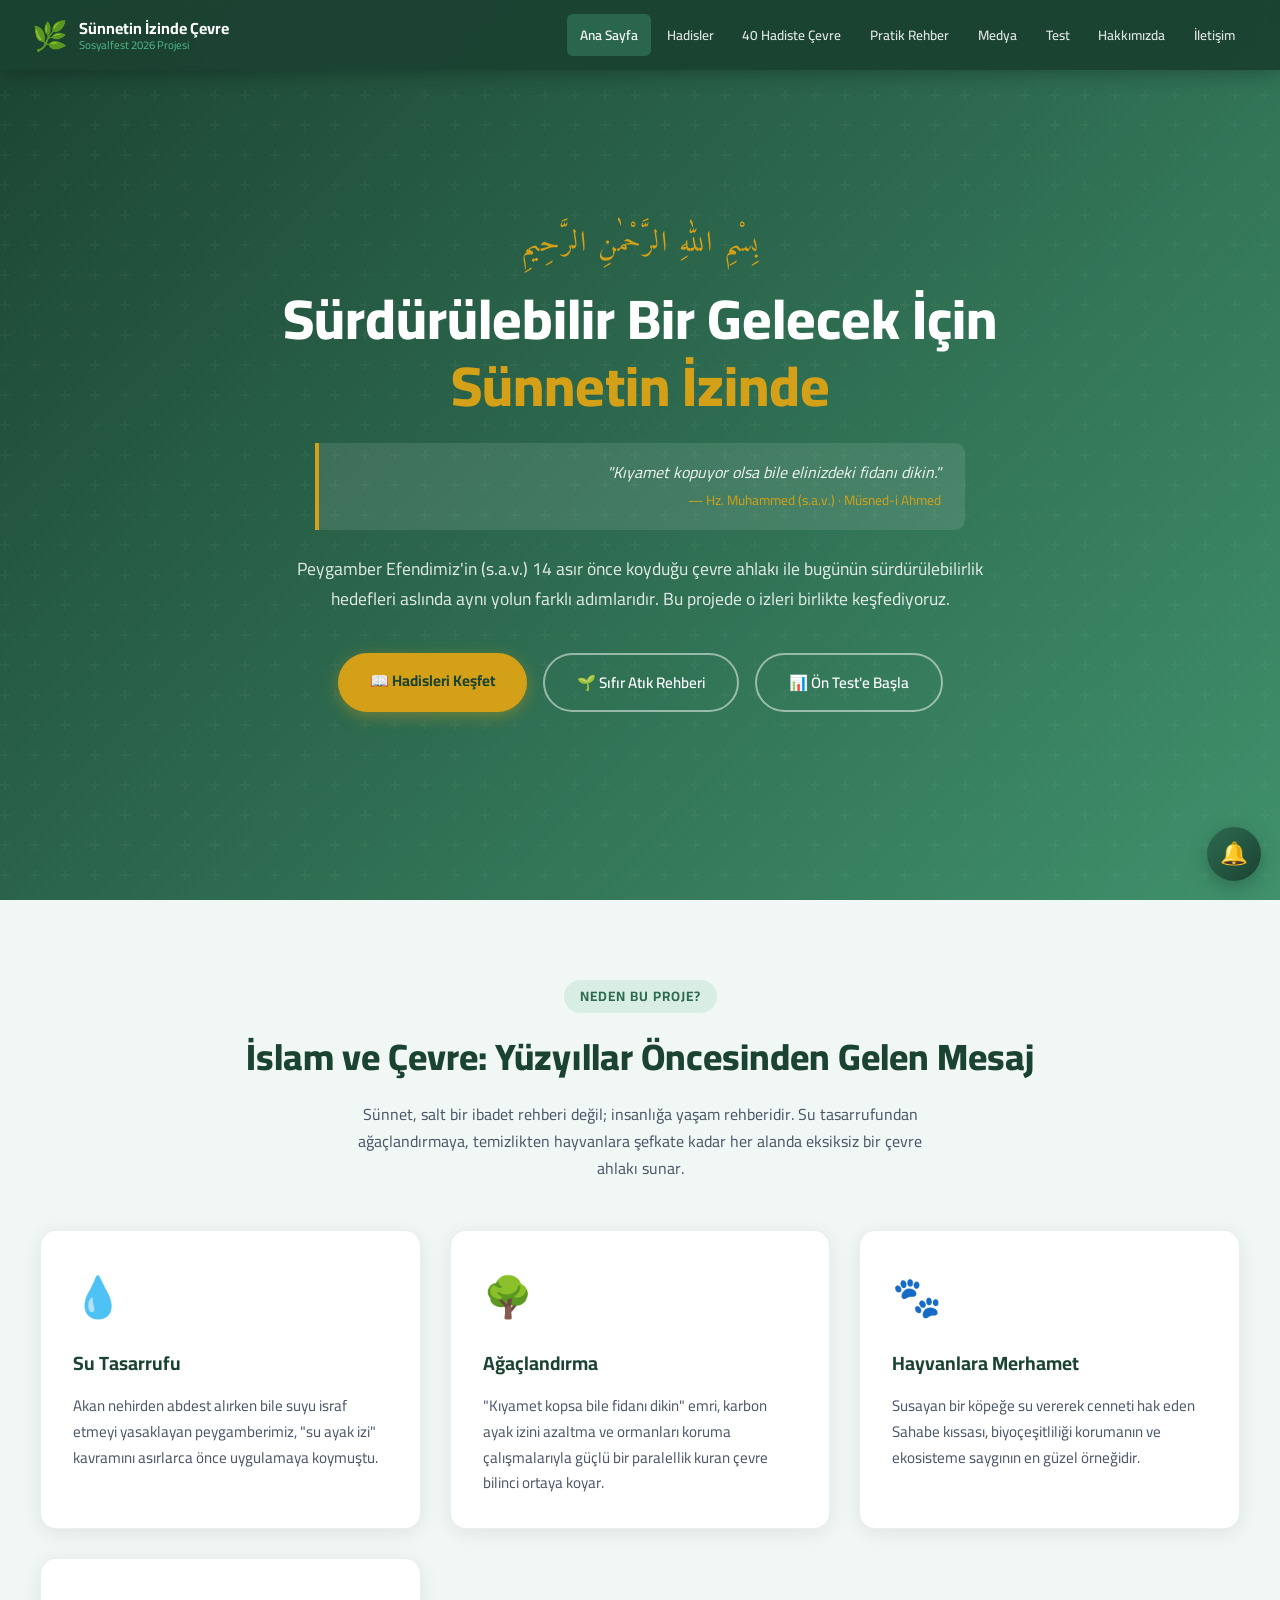
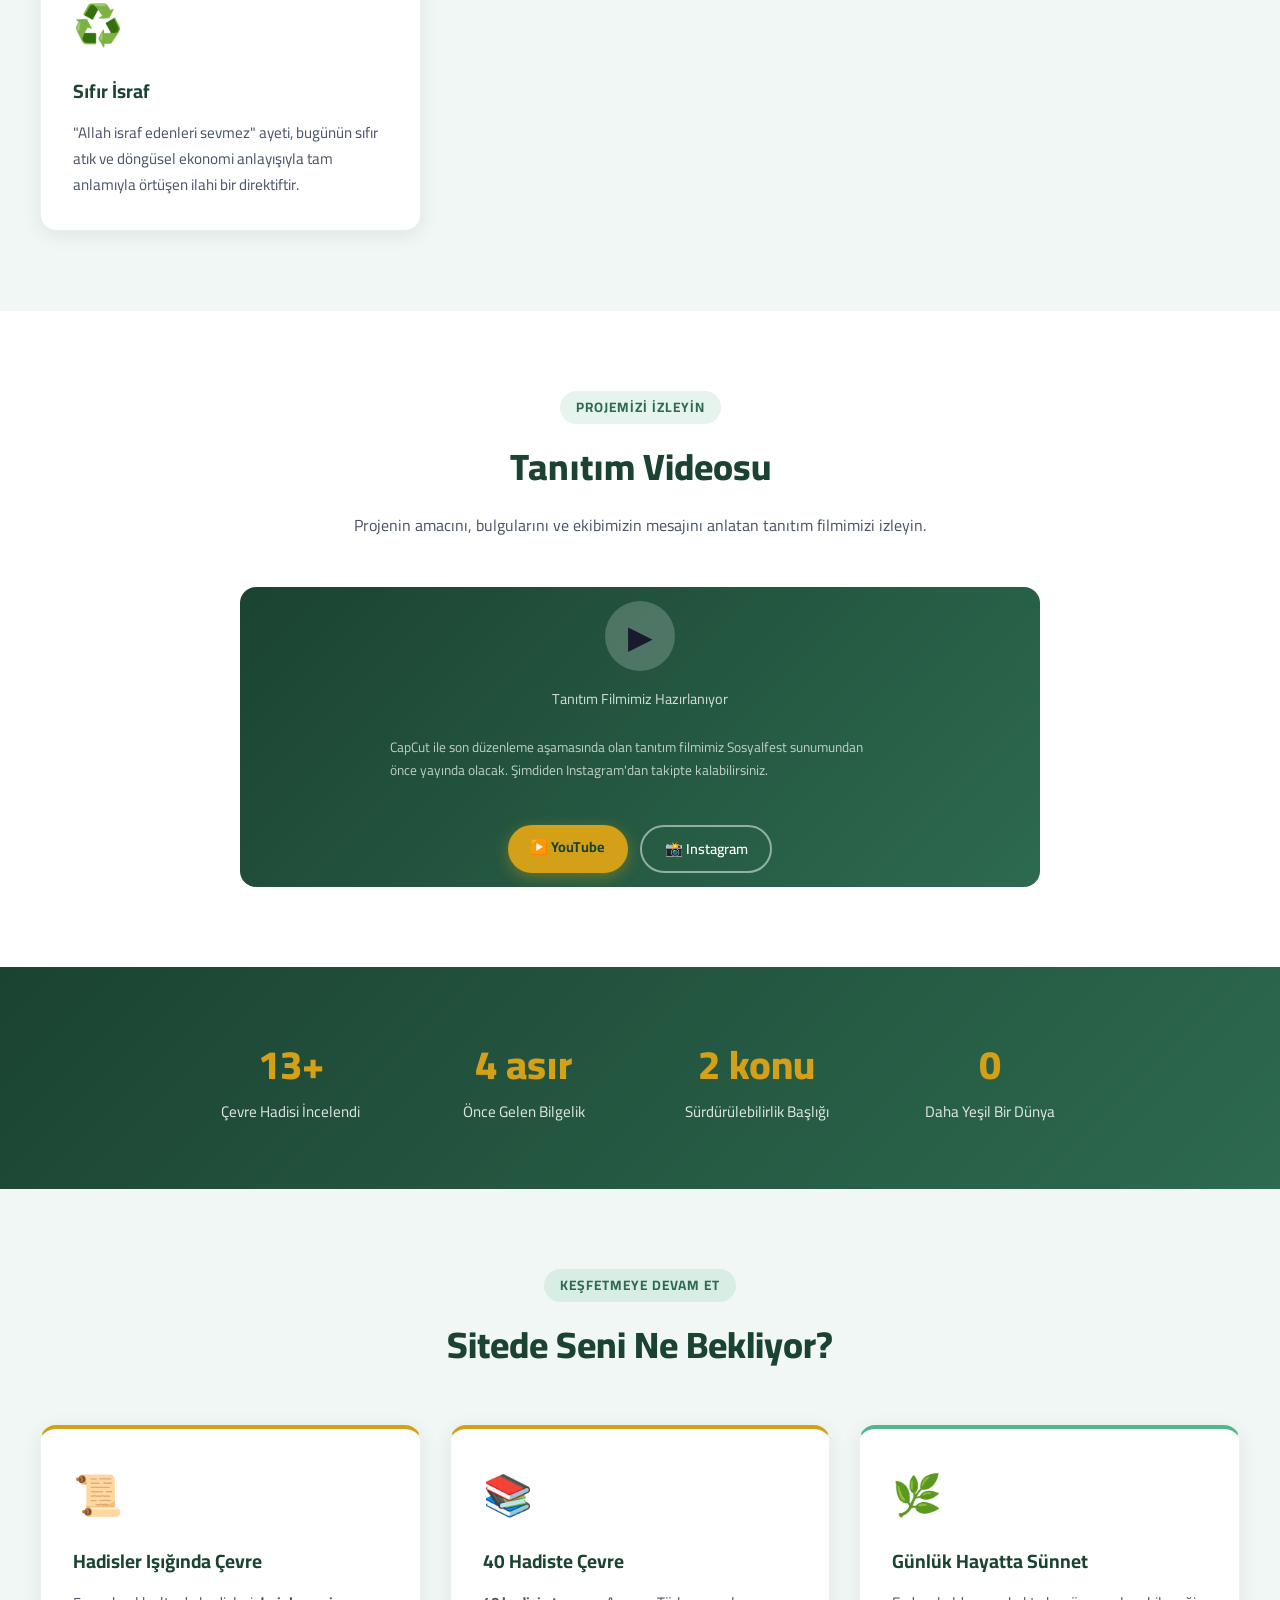
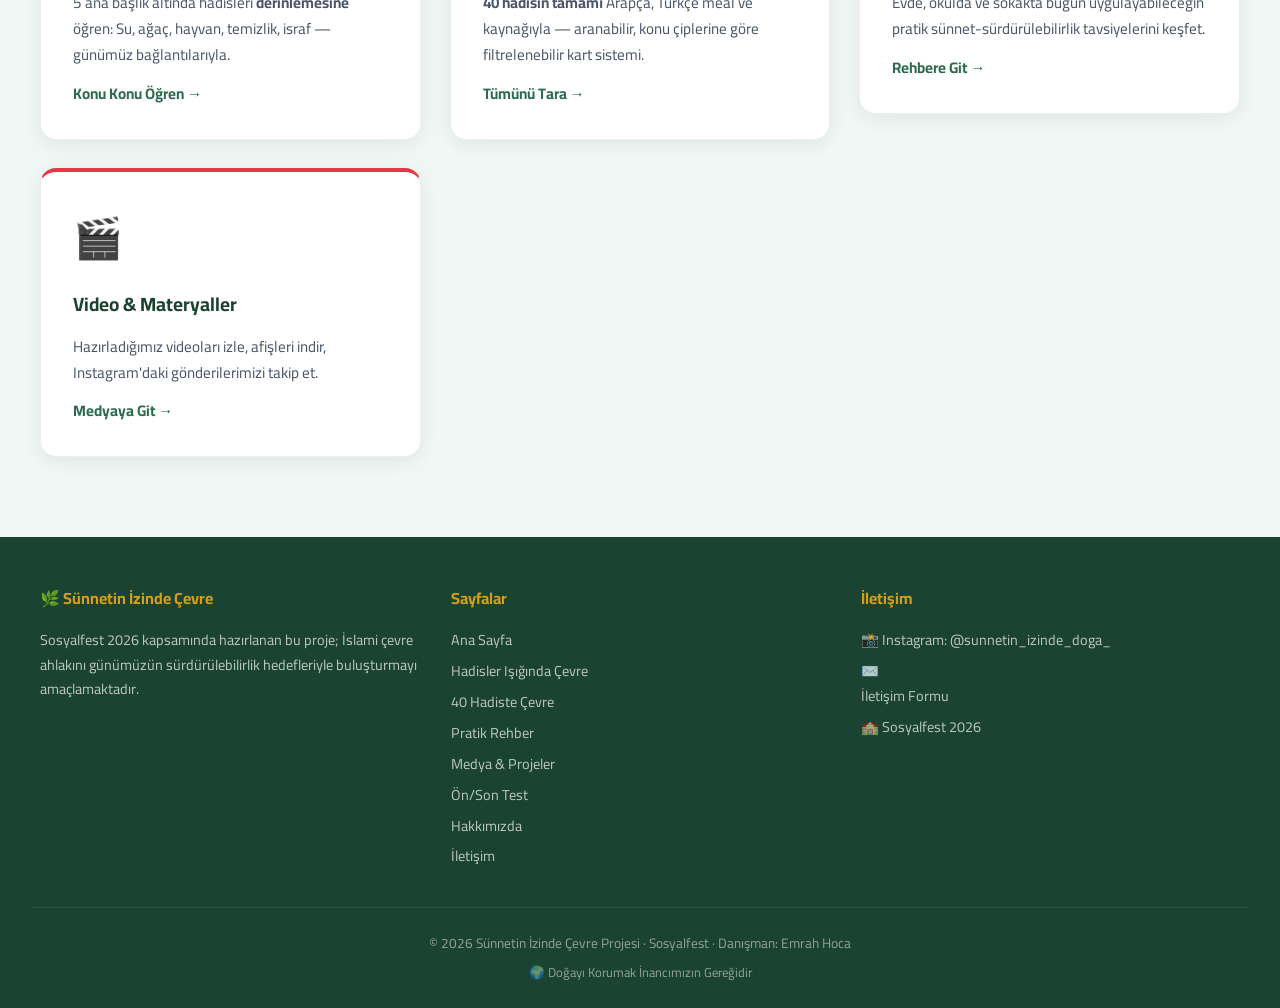
<file: index.html>
<!DOCTYPE html>
<html lang="tr">
<head>
  <meta charset="UTF-8">
  <meta name="viewport" content="width=device-width, initial-scale=1.0">
  <title>Sünnetin İzinde Çevre | Doğayı Korumak İnancımızın Gereğidir</title>
  <meta name="description" content="Peygamber Efendimiz'in çevre ahlakını günümüzün sürdürülebilirlik kavramıyla buluşturan proje.">
  <link rel="stylesheet" href="style.css">
  <link rel="manifest" href="manifest.json">
  <meta name="theme-color" content="#1b4332">
  <link rel="icon" type="image/svg+xml" href="data:image/svg+xml,<svg xmlns='http://www.w3.org/2000/svg' viewBox='0 0 100 100'><text y='.9em' font-size='90'>🌿</text></svg>">
</head>
<body>

<!-- NAVİGASYON -->
<nav>
  <a href="index.html" class="nav-logo">
    <span class="logo-icon">🌿</span>
    <span>Sünnetin İzinde Çevre<small>Sosyalfest 2026 Projesi</small></span>
  </a>
  <ul class="nav-links" id="navLinks">
    <li><a href="index.html">Ana Sayfa</a></li>
    <li><a href="hadisler.html">Hadisler</a></li>
    <li><a href="hadis-arsivi.html">40 Hadiste Çevre</a></li>
    <li><a href="pratik-rehber.html">Pratik Rehber</a></li>
    <li><a href="medya.html">Medya</a></li>
    <li><a href="test.html">Test</a></li>
    <li><a href="hakkimizda.html">Hakkımızda</a></li>
    <li><a href="iletisim.html">İletişim</a></li>
  </ul>
  <div class="hamburger" id="hamburger">
    <span></span><span></span><span></span>
  </div>
</nav>

<!-- HERO -->
<section class="hero">
  <div class="hero-icerik">
    <div class="hero-besmele">بِسْمِ اللّٰهِ الرَّحْمٰنِ الرَّحِيمِ</div>
    <h1>Sürdürülebilir Bir Gelecek İçin<br><span>Sünnetin İzinde</span></h1>

    <div class="hero-alinti">
      <p>"Kıyamet kopuyor olsa bile elinizdeki fidanı dikin."</p>
      <small>— Hz. Muhammed (s.a.v.) · Müsned-i Ahmed</small>
    </div>

    <p class="hero-aciklama">
      Peygamber Efendimiz'in (s.a.v.) 14 asır önce koyduğu çevre ahlakı ile bugünün sürdürülebilirlik hedefleri aslında aynı yolun farklı adımlarıdır. Bu projede o izleri birlikte keşfediyoruz.
    </p>

    <div class="hero-butonlar">
      <a href="hadisler.html" class="btn-birincil">📖 Hadisleri Keşfet</a>
      <a href="pratik-rehber.html" class="btn-ikincil">🌱 Sıfır Atık Rehberi</a>
      <a href="test.html" class="btn-ikincil">📊 Ön Test'e Başla</a>
    </div>
  </div>
</section>

<!-- PROJE ÖZETİ -->
<section class="arka-acik">
  <div class="konteyner">
    <div class="bolum-baslik">
      <span class="etiket">Neden Bu Proje?</span>
      <h2>İslam ve Çevre: Yüzyıllar Öncesinden Gelen Mesaj</h2>
      <p>Sünnet, salt bir ibadet rehberi değil; insanlığa yaşam rehberidir. Su tasarrufundan ağaçlandırmaya, temizlikten hayvanlara şefkate kadar her alanda eksiksiz bir çevre ahlakı sunar.</p>
    </div>

    <div class="kart-grid">
      <div class="kart">
        <span class="kart-ikon">💧</span>
        <h3>Su Tasarrufu</h3>
        <p>Akan nehirden abdest alırken bile suyu israf etmeyi yasaklayan peygamberimiz, "su ayak izi" kavramını asırlarca önce uygulamaya koymuştu.</p>
      </div>
      <div class="kart">
        <span class="kart-ikon">🌳</span>
        <h3>Ağaçlandırma</h3>
        <p>"Kıyamet kopsa bile fidanı dikin" emri, karbon ayak izini azaltma ve ormanları koruma çalışmalarıyla güçlü bir paralellik kuran çevre bilinci ortaya koyar.</p>
      </div>
      <div class="kart">
        <span class="kart-ikon">🐾</span>
        <h3>Hayvanlara Merhamet</h3>
        <p>Susayan bir köpeğe su vererek cenneti hak eden Sahabe kıssası, biyoçeşitliliği korumanın ve ekosisteme saygının en güzel örneğidir.</p>
      </div>
      <div class="kart">
        <span class="kart-ikon">♻️</span>
        <h3>Sıfır İsraf</h3>
        <p>"Allah israf edenleri sevmez" ayeti, bugünün sıfır atık ve döngüsel ekonomi anlayışıyla tam anlamıyla örtüşen ilahi bir direktiftir.</p>
      </div>
    </div>
  </div>
</section>

<!-- TANITIM VİDEOSU -->
<section class="arka-beyaz">
  <div class="konteyner">
    <div class="bolum-baslik">
      <span class="etiket">Projemizi İzleyin</span>
      <h2>Tanıtım Videosu</h2>
      <p>Projenin amacını, bulgularını ve ekibimizin mesajını anlatan tanıtım filmimizi izleyin.</p>
    </div>

    <div style="max-width: 800px; margin: 0 auto;">
      <div class="video-placeholder">
        <div class="oynat">▶</div>
        <p>Tanıtım Filmimiz Hazırlanıyor</p>
        <small style="color:rgba(255,255,255,0.7); font-size:0.85rem; max-width:500px; margin:0.5rem auto;">CapCut ile son düzenleme aşamasında olan tanıtım filmimiz Sosyalfest sunumundan önce yayında olacak. Şimdiden Instagram'dan takipte kalabilirsiniz.</small>
        <div style="margin-top:1.2rem; display:flex; gap:0.8rem; flex-wrap:wrap; justify-content:center;">
          <a href="https://www.youtube.com/@sunnetinizindedoga" target="_blank" rel="noopener" class="btn-birincil" style="padding:0.6rem 1.4rem; font-size:0.9rem;">▶️ YouTube</a>
          <a href="https://www.instagram.com/sunnetin_izinde_doga_/" target="_blank" rel="noopener" class="btn-ikincil" style="padding:0.6rem 1.4rem; font-size:0.9rem;">📸 Instagram</a>
        </div>
      </div>
    </div>
  </div>
</section>

<!-- İSTATİSTİKLER -->
<div class="istatistik-bolumu">
  <div class="istatistik-grid">
    <div class="istatistik-item">
      <h3><span class="sayac" data-hedef="40" data-suffix="+">0</span></h3>
      <p>Çevre Hadisi İncelendi</p>
    </div>
    <div class="istatistik-item">
      <h3><span class="sayac" data-hedef="14" data-suffix=" asır">0</span></h3>
      <p>Önce Gelen Bilgelik</p>
    </div>
    <div class="istatistik-item">
      <h3><span class="sayac" data-hedef="6" data-suffix=" konu">0</span></h3>
      <p>Sürdürülebilirlik Başlığı</p>
    </div>
    <div class="istatistik-item">
      <h3><span class="sayac" data-hedef="1" data-suffix=" hedef">0</span></h3>
      <p>Daha Yeşil Bir Dünya</p>
    </div>
  </div>
</div>

<!-- HIZLI YÖNLENDIRME -->
<section class="arka-acik">
  <div class="konteyner">
    <div class="bolum-baslik">
      <span class="etiket">Keşfetmeye Devam Et</span>
      <h2>Sitede Seni Ne Bekliyor?</h2>
    </div>

    <div class="kart-grid">
      <a href="hadisler.html" style="text-decoration:none;">
        <div class="kart" style="border-top: 4px solid var(--altin); cursor:pointer;">
          <span class="kart-ikon">📜</span>
          <h3>Hadisler Işığında Çevre</h3>
          <p>5 ana başlık altında hadisleri <strong>derinlemesine</strong> öğren: Su, ağaç, hayvan, temizlik, israf — günümüz bağlantılarıyla.</p>
          <p style="color:var(--yesil); font-weight:700; margin-top:0.8rem;">Konu Konu Öğren →</p>
        </div>
      </a>
      <a href="hadis-arsivi.html" style="text-decoration:none;">
        <div class="kart" style="border-top: 4px solid #d4a017; cursor:pointer;">
          <span class="kart-ikon">📚</span>
          <h3>40 Hadiste Çevre</h3>
          <p><strong>40 hadisin tamamı</strong> Arapça, Türkçe meal ve kaynağıyla — aranabilir, konu çiplerine göre filtrelenebilir kart sistemi.</p>
          <p style="color:var(--yesil); font-weight:700; margin-top:0.8rem;">Tümünü Tara →</p>
        </div>
      </a>
      <a href="pratik-rehber.html" style="text-decoration:none;">
        <div class="kart" style="border-top: 4px solid var(--acik-yesil); cursor:pointer;">
          <span class="kart-ikon">🌿</span>
          <h3>Günlük Hayatta Sünnet</h3>
          <p>Evde, okulda ve sokakta bugün uygulayabileceğin pratik sünnet-sürdürülebilirlik tavsiyelerini keşfet.</p>
          <p style="color:var(--yesil); font-weight:700; margin-top:0.8rem;">Rehbere Git →</p>
        </div>
      </a>
      <a href="medya.html" style="text-decoration:none;">
        <div class="kart" style="border-top: 4px solid #e63946; cursor:pointer;">
          <span class="kart-ikon">🎬</span>
          <h3>Video & Materyaller</h3>
          <p>Hazırladığımız videoları izle, afişleri indir, Instagram'daki gönderilerimizi takip et.</p>
          <p style="color:var(--yesil); font-weight:700; margin-top:0.8rem;">Medyaya Git →</p>
        </div>
      </a>
    </div>
  </div>
</section>

<!-- FOOTER -->
<footer>
  <div class="footer-icerik">
    <div class="footer-bolum">
      <h4>🌿 Sünnetin İzinde Çevre</h4>
      <p>Sosyalfest 2026 kapsamında hazırlanan bu proje; İslami çevre ahlakını günümüzün sürdürülebilirlik hedefleriyle buluşturmayı amaçlamaktadır.</p>
    </div>
    <div class="footer-bolum">
      <h4>Sayfalar</h4>
      <a href="index.html">Ana Sayfa</a>
      <a href="hadisler.html">Hadisler Işığında Çevre</a>
      <a href="hadis-arsivi.html">40 Hadiste Çevre</a>
      <a href="pratik-rehber.html">Pratik Rehber</a>
      <a href="medya.html">Medya & Projeler</a>
      <a href="test.html">Ön/Son Test</a>
      <a href="hakkimizda.html">Hakkımızda</a>
      <a href="iletisim.html">İletişim</a>
    </div>
    <div class="footer-bolum">
      <h4>İletişim</h4>
      <p>📸 Instagram: @sunnetin_izinde_doga_</p>
      <p>✉️ <a href="iletisim.html">İletişim Formu</a></p>
      <p>🏫 Sosyalfest 2026</p>
    </div>
  </div>
  <div class="footer-alt">
    <p>© 2026 Sünnetin İzinde Çevre Projesi · Sosyalfest · Danışman: Emrah Hoca</p>
    <p style="margin-top:0.4rem; font-size:0.8rem;">🌍 Doğayı Korumak İnancımızın Gereğidir</p>
  </div>
</footer>

<script src="script.js"></script>
</body>
</html>
</file>
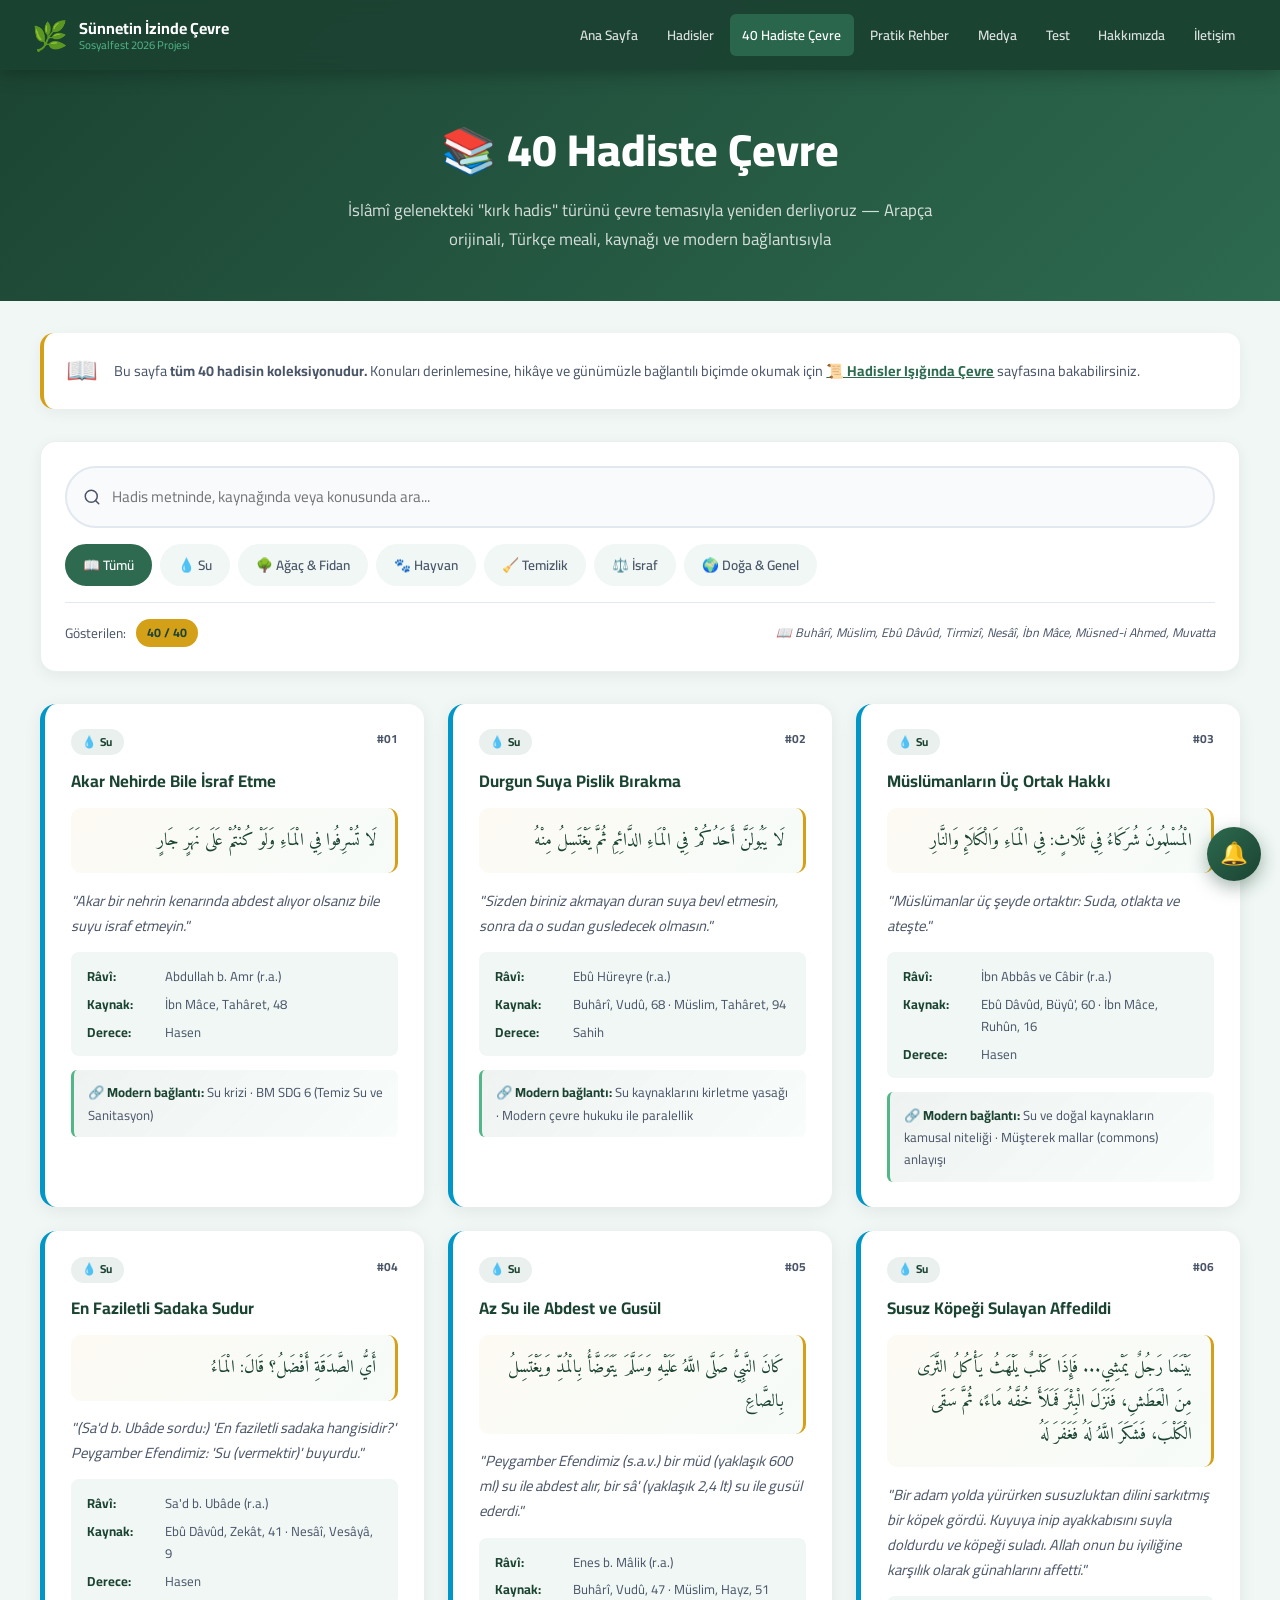
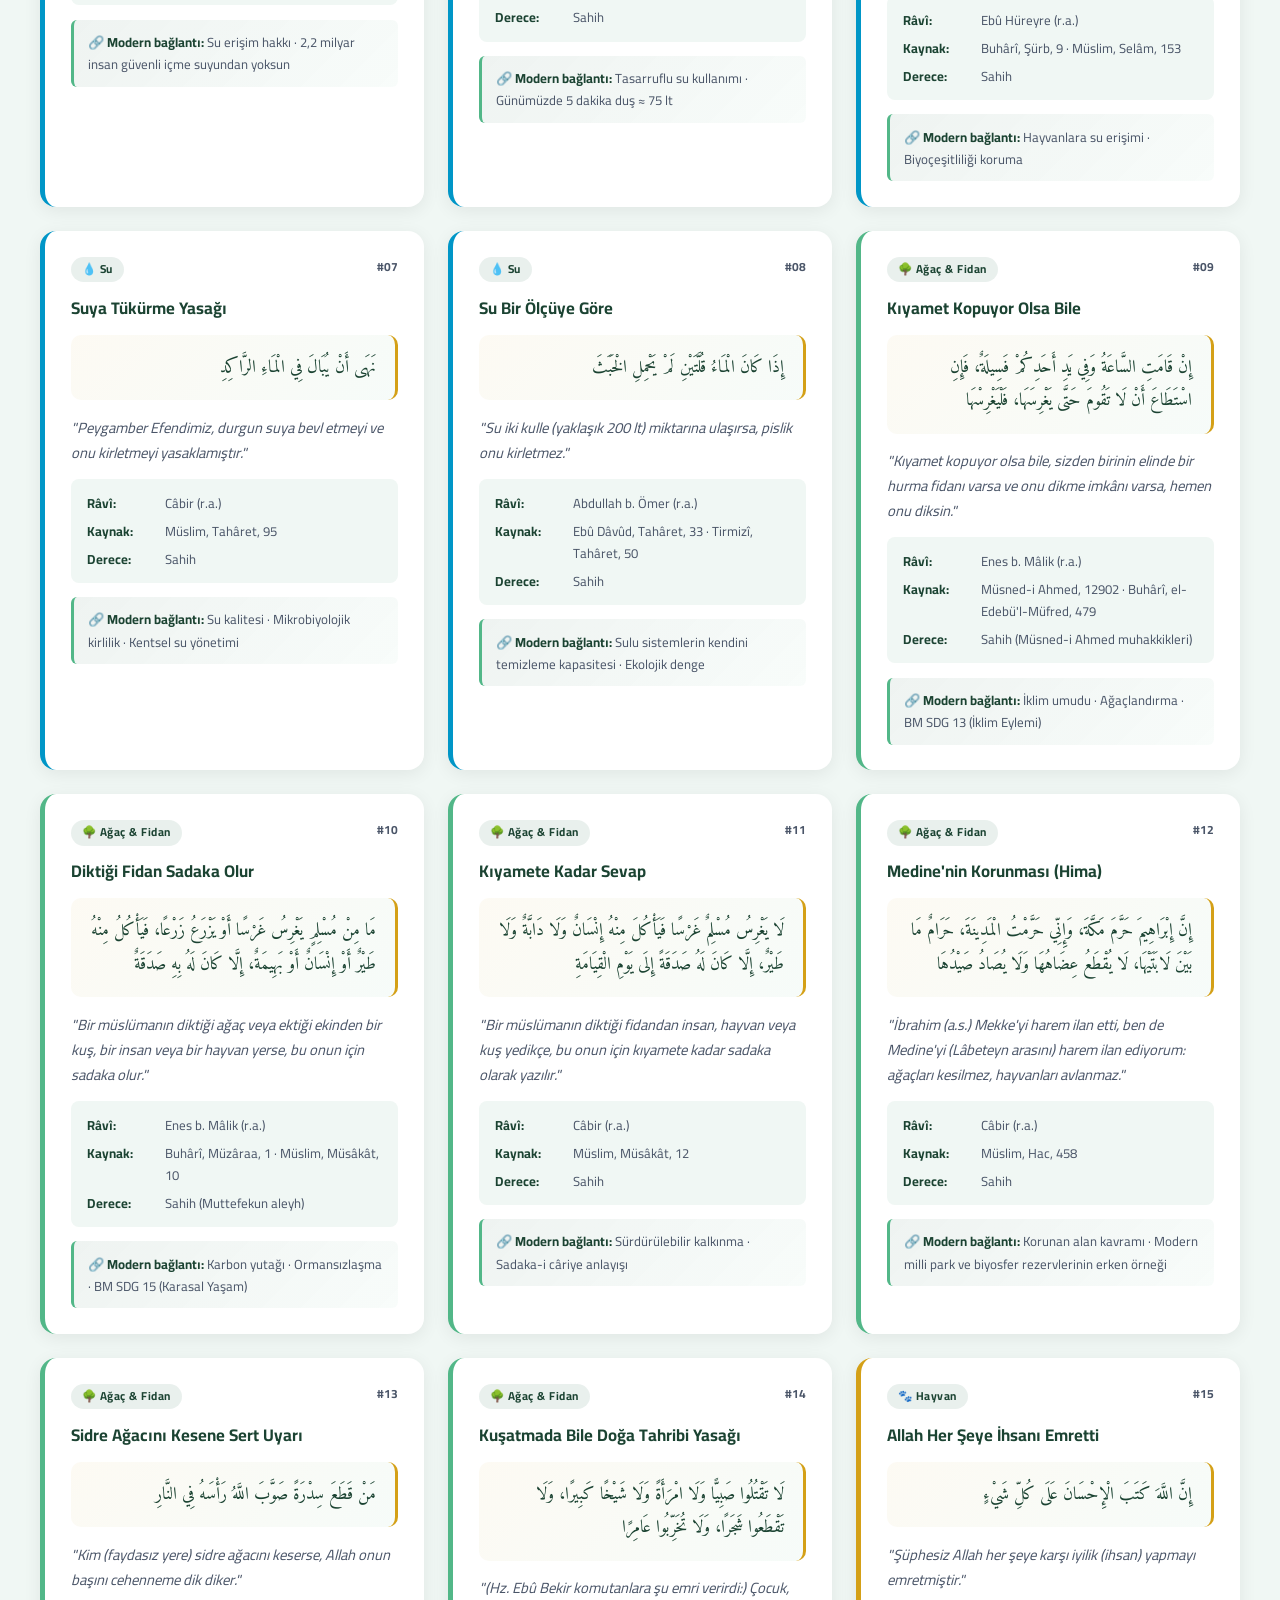
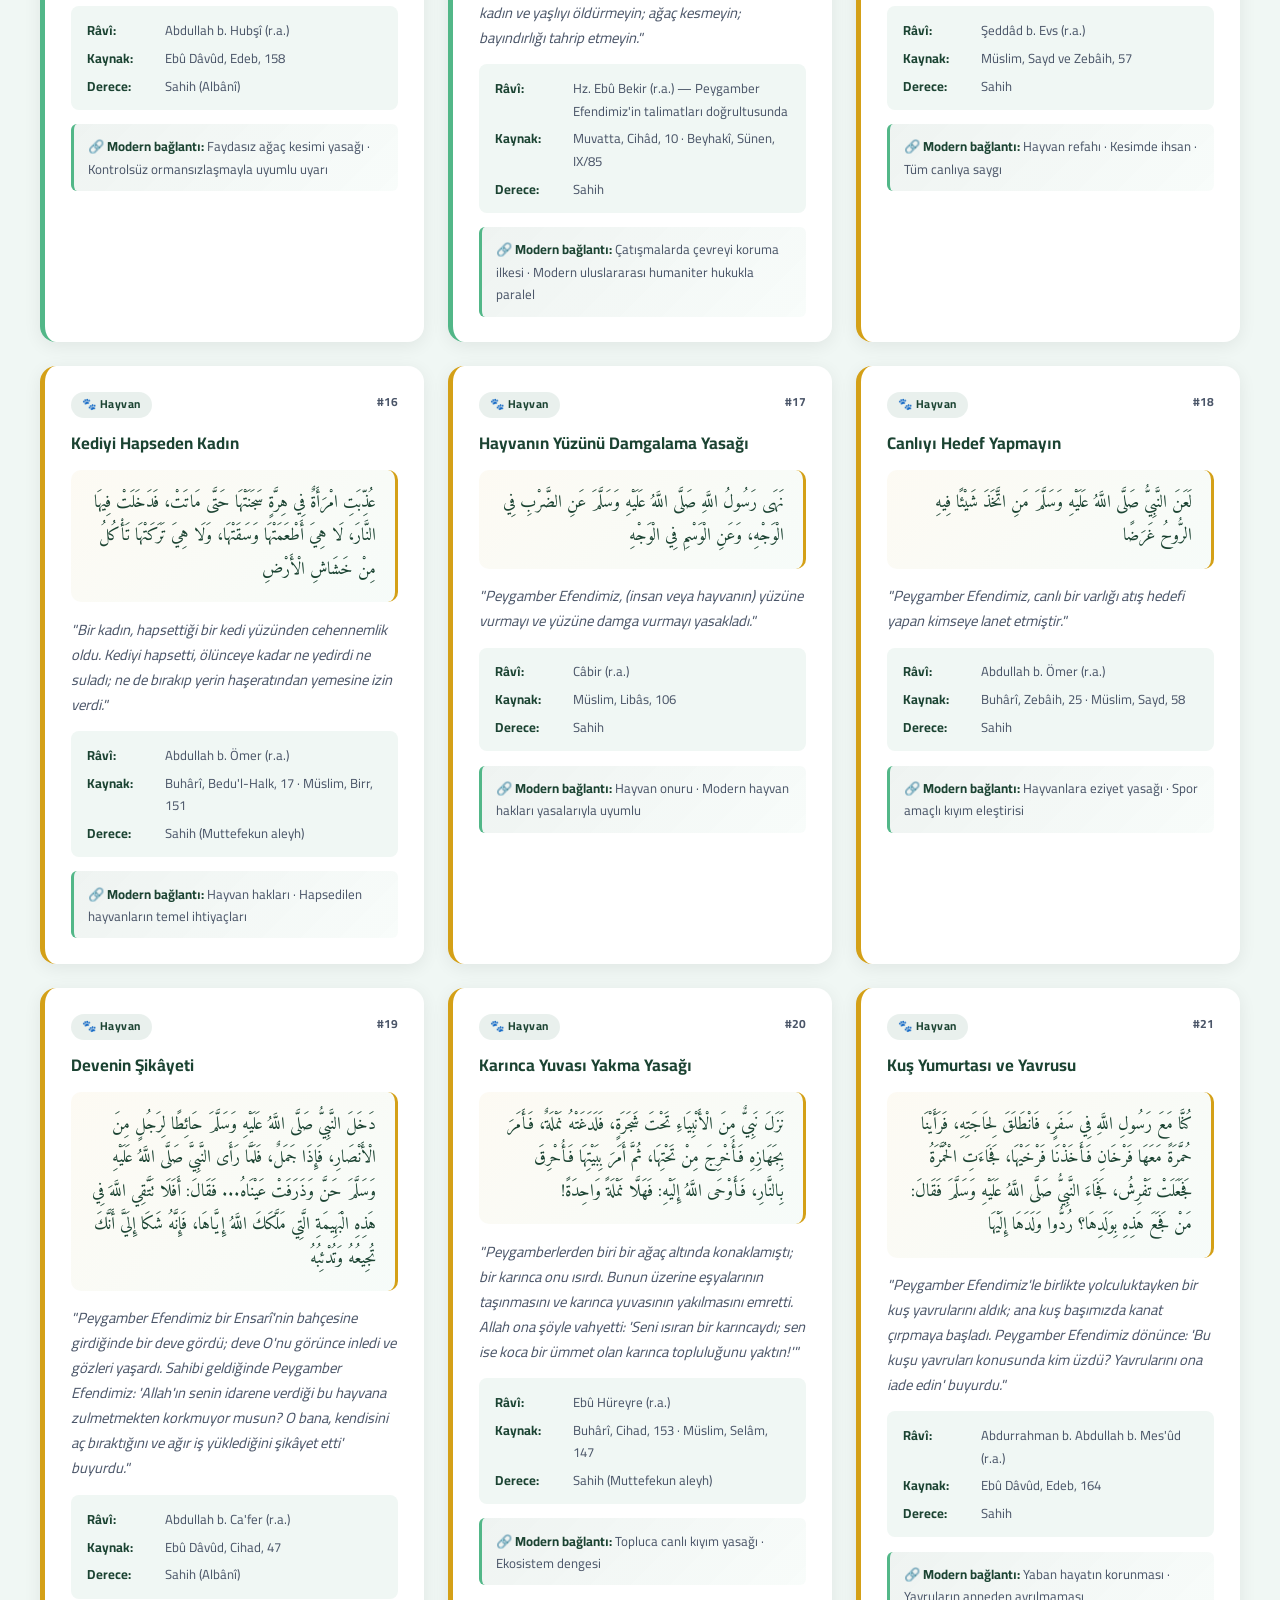
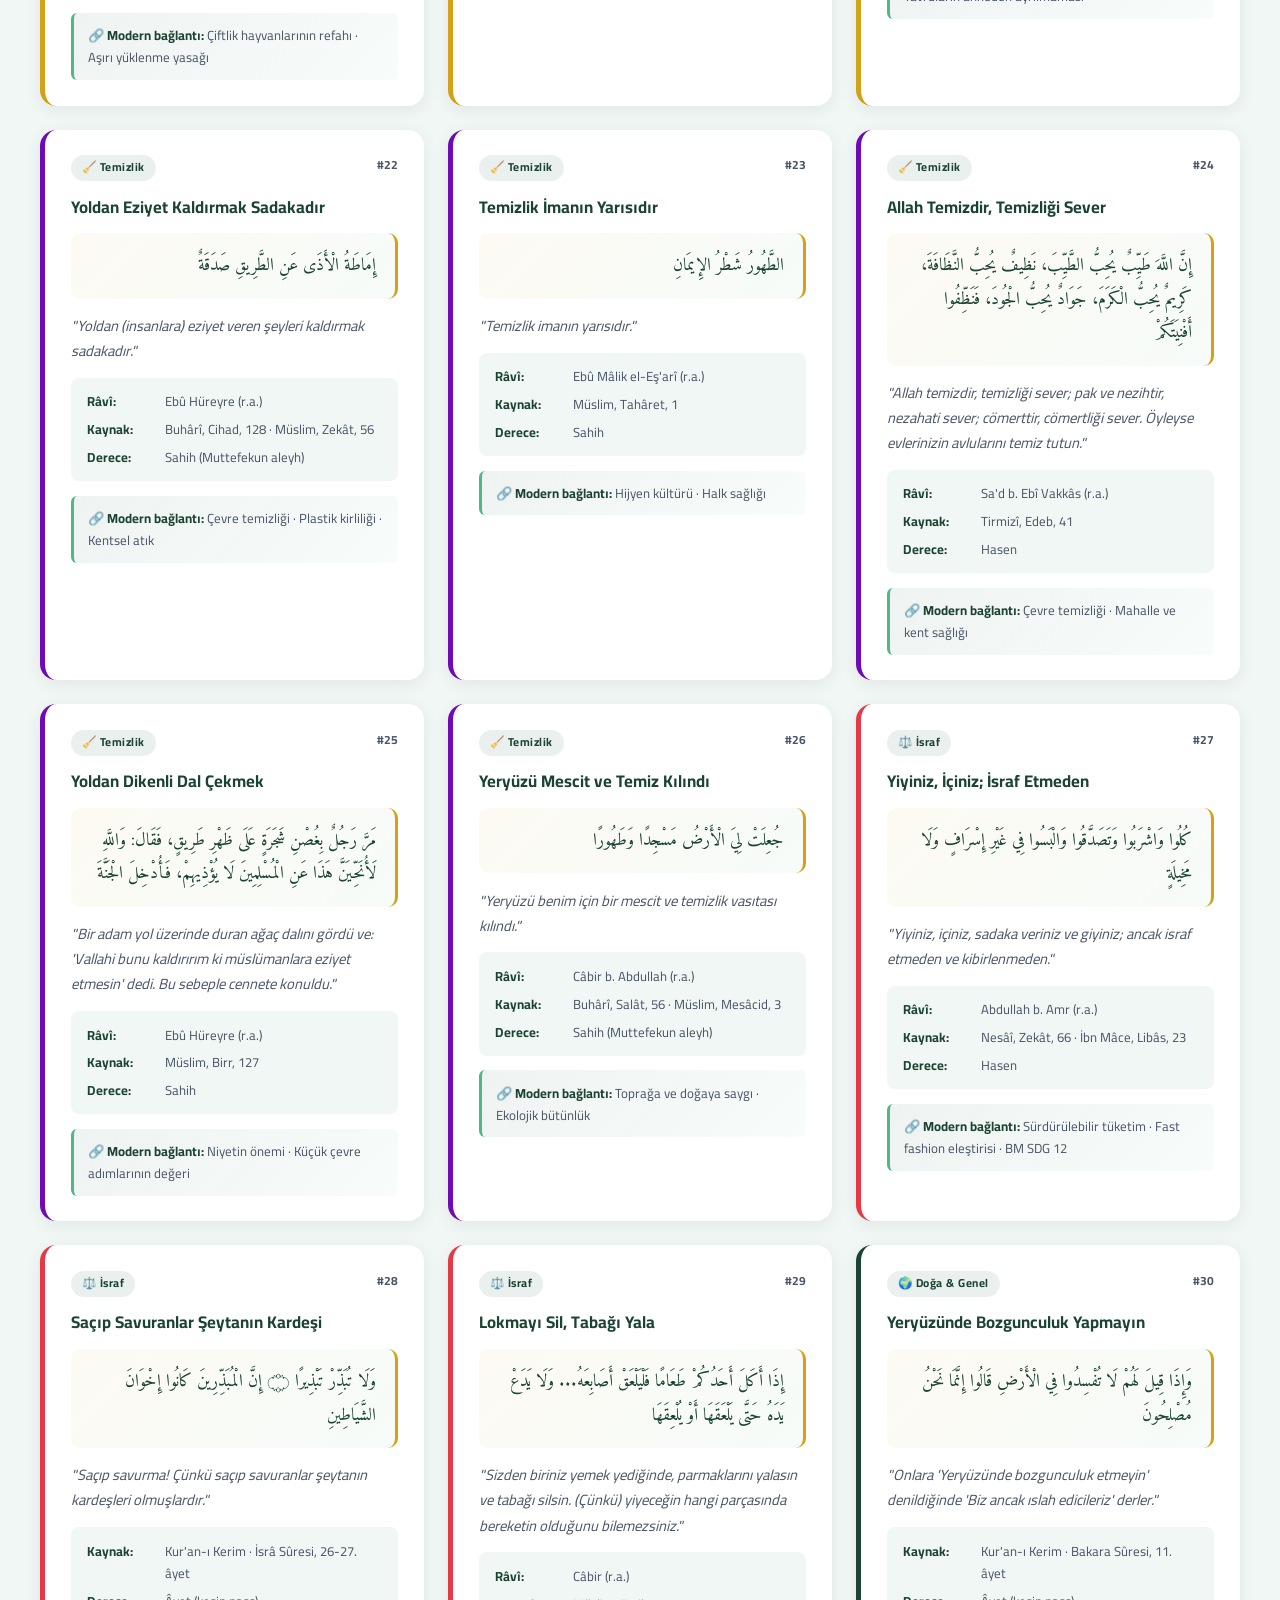
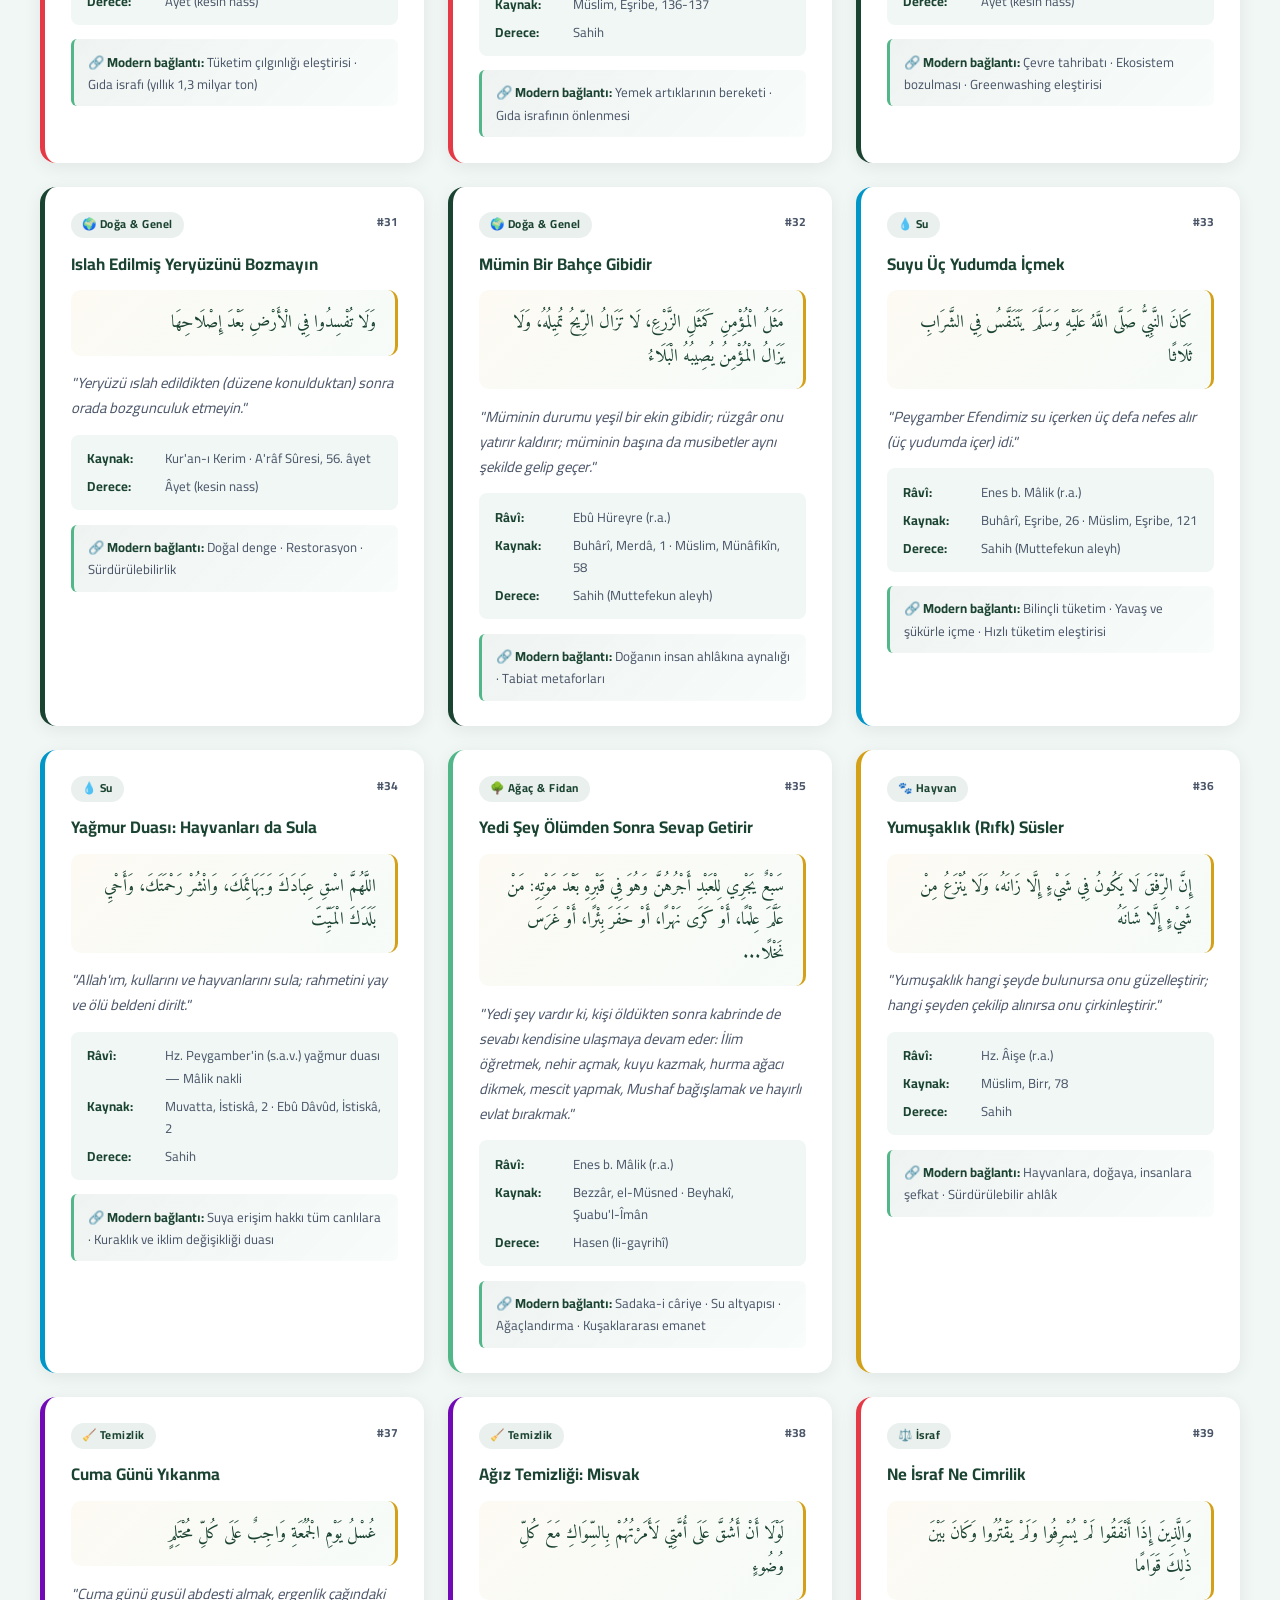
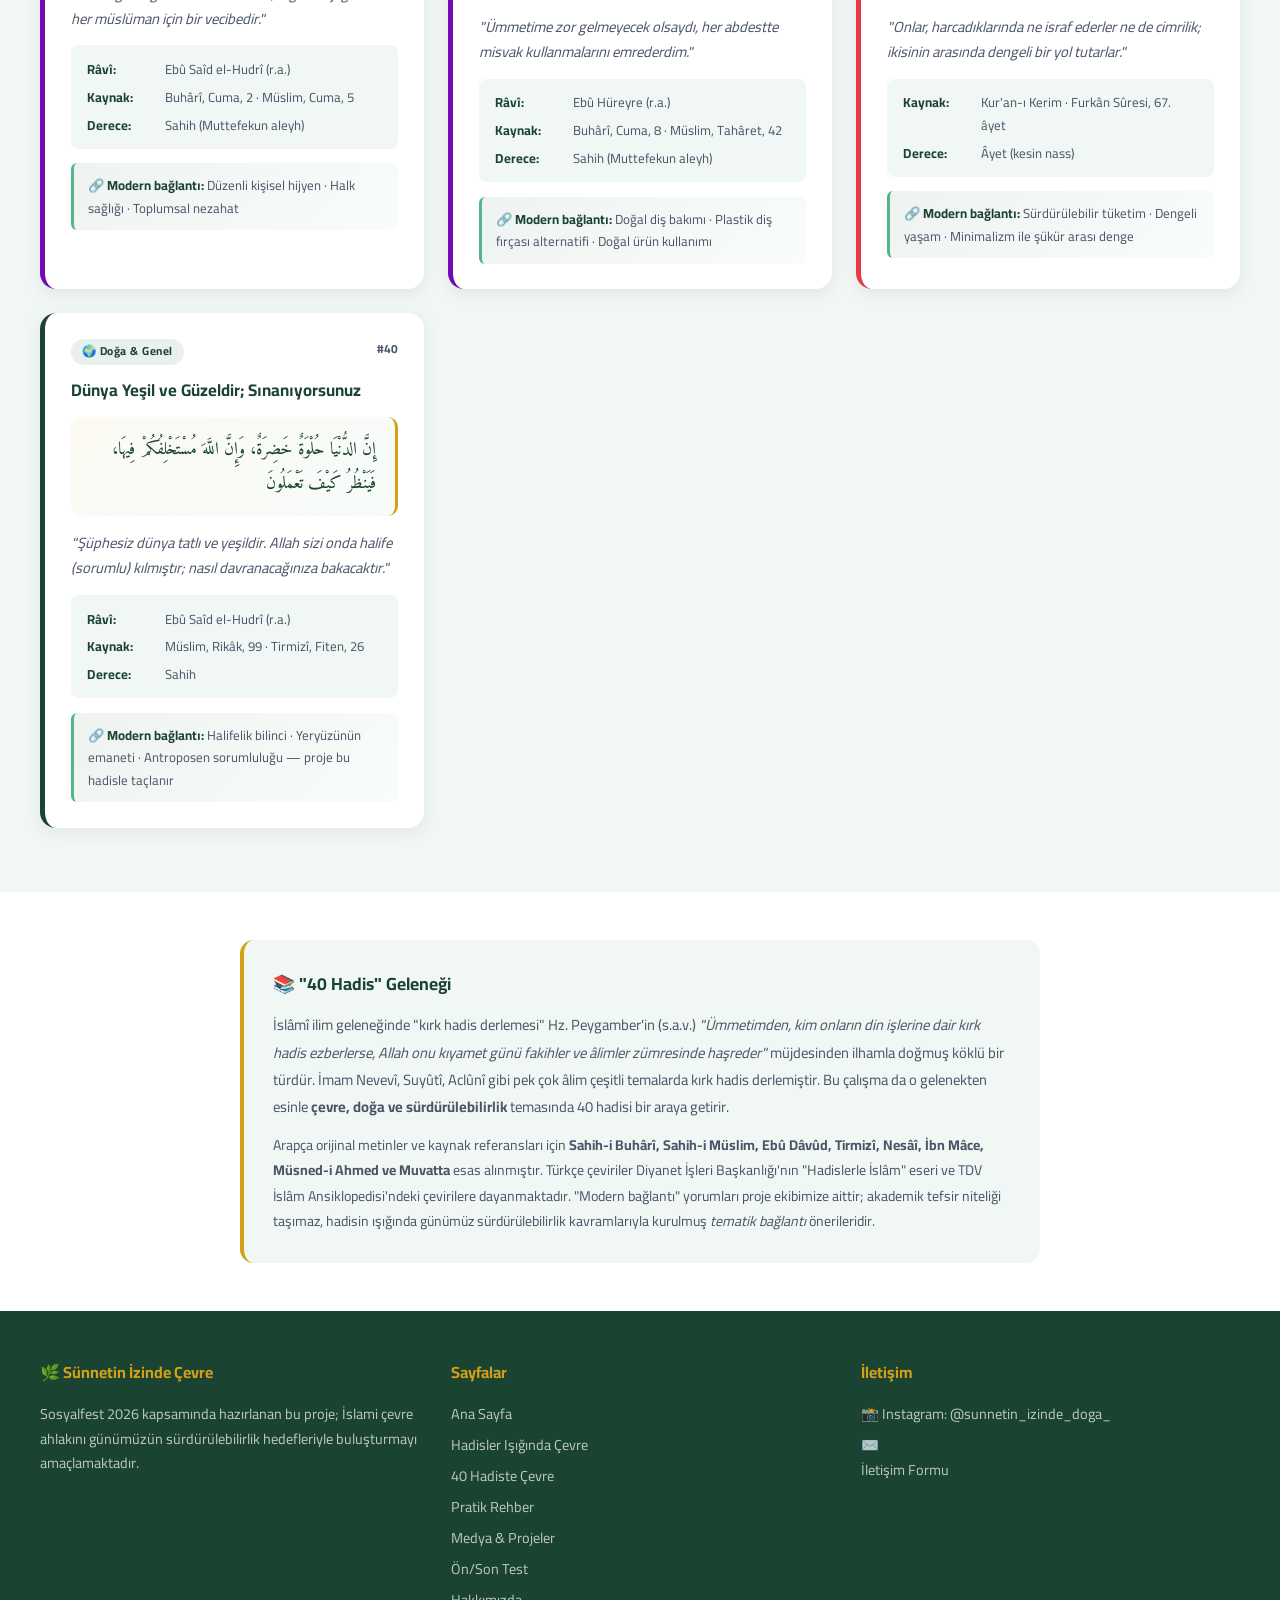
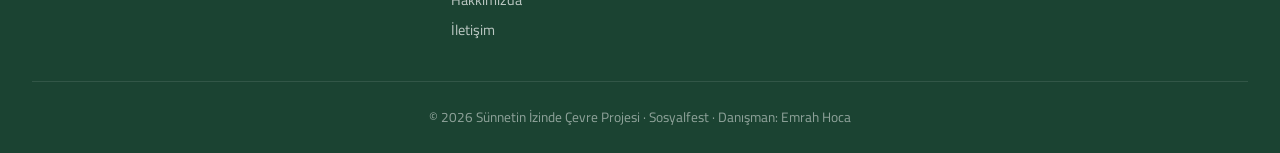
<file: hadis-arsivi.html>
<!DOCTYPE html>
<html lang="tr">
<head>
  <meta charset="UTF-8">
  <meta name="viewport" content="width=device-width, initial-scale=1.0">
  <title>40 Hadiste Çevre | Sünnetin İzinde Çevre</title>
  <meta name="description" content="40 çevre hadisinin Arapça orijinal metni, Türkçe meali, kaynağı ve modern bağlantıları — aranabilir ve filtrelenebilir derleme.">
  <link rel="stylesheet" href="style.css">
  <link rel="manifest" href="manifest.json">
  <meta name="theme-color" content="#1b4332">
  <link rel="icon" type="image/svg+xml" href="data:image/svg+xml,<svg xmlns='http://www.w3.org/2000/svg' viewBox='0 0 100 100'><text y='.9em' font-size='90'>🌿</text></svg>">
  <style>
    .arsiv-arac-cubugu {
      background: var(--beyaz);
      border-radius: 16px;
      padding: 1.5rem;
      box-shadow: 0 4px 15px rgba(0,0,0,0.06);
      margin-bottom: 2rem;
      position: sticky;
      top: 78px;
      z-index: 50;
      border: 1px solid rgba(45,106,79,0.1);
    }

    .arama-kutusu {
      width: 100%;
      padding: 0.9rem 1.2rem 0.9rem 2.8rem;
      border: 2px solid #e2e8f0;
      border-radius: 50px;
      font-family: 'Cairo', sans-serif;
      font-size: 0.95rem;
      background: #f8fafc url("data:image/svg+xml,%3Csvg xmlns='http://www.w3.org/2000/svg' width='18' height='18' viewBox='0 0 24 24' fill='none' stroke='%234a5568' stroke-width='2' stroke-linecap='round' stroke-linejoin='round'%3E%3Ccircle cx='11' cy='11' r='8'/%3E%3Cpath d='m21 21-4.35-4.35'/%3E%3C/svg%3E") no-repeat 1rem center;
      transition: all 0.3s;
    }

    .arama-kutusu:focus {
      outline: none;
      border-color: var(--yesil);
      background-color: white;
      box-shadow: 0 0 0 4px rgba(45,106,79,0.1);
    }

    .konu-filtresi {
      display: flex;
      gap: 0.5rem;
      flex-wrap: wrap;
      margin-top: 1rem;
    }

    .konu-cip {
      background: #f0f7f4;
      color: var(--gri-metin);
      border: 2px solid transparent;
      padding: 0.4rem 1rem;
      border-radius: 50px;
      font-family: 'Cairo', sans-serif;
      font-size: 0.85rem;
      font-weight: 600;
      cursor: pointer;
      transition: all 0.25s;
      white-space: nowrap;
    }

    .konu-cip:hover {
      background: rgba(45,106,79,0.08);
    }

    .konu-cip.aktif {
      background: var(--yesil);
      color: white;
      border-color: var(--yesil);
    }

    .arsiv-istatistik {
      display: flex;
      align-items: center;
      gap: 0.6rem;
      margin-top: 1rem;
      padding-top: 1rem;
      border-top: 1px solid #e2e8f0;
      font-size: 0.85rem;
      color: var(--gri-metin);
    }

    .arsiv-sayac {
      background: var(--altin);
      color: var(--koyu-yesil);
      padding: 0.2rem 0.7rem;
      border-radius: 50px;
      font-weight: 700;
      font-size: 0.78rem;
    }

    .hadis-arsiv-grid {
      display: grid;
      grid-template-columns: repeat(auto-fill, minmax(380px, 1fr));
      gap: 1.5rem;
    }

    .arsiv-kart {
      background: var(--beyaz);
      border-radius: 16px;
      padding: 1.6rem;
      box-shadow: 0 4px 18px rgba(0,0,0,0.07);
      border-left: 5px solid var(--yesil);
      transition: all 0.3s;
      display: flex;
      flex-direction: column;
      gap: 0.9rem;
    }

    .arsiv-kart:hover {
      transform: translateY(-3px);
      box-shadow: 0 12px 30px rgba(0,0,0,0.12);
    }

    .arsiv-kart[data-konu="su"]      { border-left-color: #0096c7; }
    .arsiv-kart[data-konu="agac"]    { border-left-color: #52b788; }
    .arsiv-kart[data-konu="hayvan"]  { border-left-color: #d4a017; }
    .arsiv-kart[data-konu="temizlik"]{ border-left-color: #7209b7; }
    .arsiv-kart[data-konu="israf"]   { border-left-color: #e63946; }
    .arsiv-kart[data-konu="doga"]    { border-left-color: #1b4332; }

    .arsiv-kart-ust {
      display: flex;
      justify-content: space-between;
      align-items: flex-start;
      gap: 0.5rem;
      flex-wrap: wrap;
    }

    .arsiv-kart-konu {
      background: rgba(45,106,79,0.1);
      color: var(--koyu-yesil);
      padding: 0.2rem 0.7rem;
      border-radius: 50px;
      font-size: 0.72rem;
      font-weight: 700;
      letter-spacing: 0.5px;
    }

    .arsiv-kart-id {
      color: var(--gri-metin);
      font-size: 0.75rem;
      font-weight: 700;
    }

    .arsiv-kart h3 {
      color: var(--koyu-yesil);
      font-size: 1.05rem;
      line-height: 1.4;
    }

    .arsiv-arapca {
      font-family: 'Amiri', serif;
      font-size: 1.1rem;
      color: var(--koyu-yesil);
      background: linear-gradient(135deg, rgba(212,160,23,0.05), rgba(82,183,136,0.05));
      padding: 1rem 1.2rem;
      border-radius: 10px;
      direction: rtl;
      text-align: right;
      line-height: 1.9;
      border-right: 3px solid var(--altin);
    }

    .arsiv-turkce {
      color: var(--gri-metin);
      font-size: 0.92rem;
      line-height: 1.7;
      font-style: italic;
    }

    .arsiv-meta {
      background: var(--arka-acik);
      border-radius: 8px;
      padding: 0.8rem 1rem;
      font-size: 0.82rem;
      display: flex;
      flex-direction: column;
      gap: 0.35rem;
    }

    .arsiv-meta-satir {
      display: flex;
      gap: 0.5rem;
      align-items: flex-start;
    }

    .arsiv-meta-etiket {
      color: var(--koyu-yesil);
      font-weight: 700;
      min-width: 70px;
      flex-shrink: 0;
    }

    .arsiv-meta-deger {
      color: var(--gri-metin);
    }

    .arsiv-modern {
      background: linear-gradient(135deg, rgba(45,106,79,0.08), rgba(82,183,136,0.04));
      border-left: 3px solid var(--acik-yesil);
      padding: 0.7rem 0.9rem;
      border-radius: 6px;
      font-size: 0.82rem;
      color: var(--gri-metin);
    }

    .arsiv-modern strong {
      color: var(--koyu-yesil);
    }

    .sonuc-yok {
      grid-column: 1 / -1;
      text-align: center;
      padding: 3rem 1rem;
      color: var(--gri-metin);
    }

    .sonuc-yok-emoji {
      font-size: 3rem;
      margin-bottom: 1rem;
    }

    @media (max-width: 600px) {
      .hadis-arsiv-grid {
        grid-template-columns: 1fr;
      }
      .arsiv-arac-cubugu {
        position: static;
      }
    }
  </style>
</head>
<body>

<nav>
  <a href="index.html" class="nav-logo">
    <span class="logo-icon">🌿</span>
    <span>Sünnetin İzinde Çevre<small>Sosyalfest 2026 Projesi</small></span>
  </a>
  <ul class="nav-links" id="navLinks">
    <li><a href="index.html">Ana Sayfa</a></li>
    <li><a href="hadisler.html">Hadisler</a></li>
    <li><a href="hadis-arsivi.html">40 Hadiste Çevre</a></li>
    <li><a href="pratik-rehber.html">Pratik Rehber</a></li>
    <li><a href="medya.html">Medya</a></li>
    <li><a href="test.html">Test</a></li>
    <li><a href="hakkimizda.html">Hakkımızda</a></li>
    <li><a href="iletisim.html">İletişim</a></li>
  </ul>
  <div class="hamburger" id="hamburger">
    <span></span><span></span><span></span>
  </div>
</nav>

<div class="sayfa-baslik">
  <h1>📚 40 Hadiste Çevre</h1>
  <p>İslâmî gelenekteki "kırk hadis" türünü çevre temasıyla yeniden derliyoruz — Arapça orijinali, Türkçe meali, kaynağı ve modern bağlantısıyla</p>
</div>

<section class="arka-acik" style="padding: 2rem 1rem 4rem;">
  <div class="konteyner">

    <!-- KARDEŞ SAYFA TANITIMI -->
    <div style="background:var(--beyaz); border-radius:14px; padding:1rem 1.4rem; border-left:4px solid var(--altin); display:flex; gap:1rem; align-items:center; flex-wrap:wrap; margin-bottom:2rem; box-shadow:0 4px 15px rgba(0,0,0,0.05);">
      <span style="font-size:1.6rem;">📖</span>
      <p style="color:var(--gri-metin); font-size:0.9rem; margin:0; flex:1; min-width:240px;">
        Bu sayfa <strong>tüm 40 hadisin koleksiyonudur.</strong> Konuları derinlemesine, hikâye ve günümüzle bağlantılı biçimde okumak için
        <a href="hadisler.html" style="color:var(--yesil); font-weight:700; text-decoration:underline;">📜 Hadisler Işığında Çevre</a> sayfasına bakabilirsiniz.
      </p>
    </div>

    <!-- ARAÇ ÇUBUĞU: Arama + Filtreler -->
    <div class="arsiv-arac-cubugu">
      <input type="search" id="aramaKutusu" class="arama-kutusu" placeholder="Hadis metninde, kaynağında veya konusunda ara..." aria-label="Hadis arama">

      <div class="konu-filtresi" id="konuFiltresi" role="tablist" aria-label="Konu filtreleri">
        <!-- JS dolduruyor -->
      </div>

      <div class="arsiv-istatistik">
        <span>Gösterilen:</span>
        <span class="arsiv-sayac" id="arsivSayac">0 / 0</span>
        <span style="margin-left:auto; font-style:italic; font-size:0.78rem;">📖 Buhârî, Müslim, Ebû Dâvûd, Tirmizî, Nesâî, İbn Mâce, Müsned-i Ahmed, Muvatta</span>
      </div>
    </div>

    <!-- ARŞİV GRID -->
    <div class="hadis-arsiv-grid" id="arsivGrid" aria-live="polite">
      <!-- JS dolduruyor -->
    </div>

  </div>
</section>

<!-- KAYNAKÇA NOTU -->
<section class="arka-beyaz" style="padding: 3rem 1rem;">
  <div class="konteyner">
    <div style="max-width:800px; margin:0 auto; background:var(--arka-acik); border-radius:14px; padding:1.8rem; border-left:4px solid var(--altin);">
      <h3 style="color:var(--koyu-yesil); font-size:1.1rem; margin-bottom:0.8rem;">📚 "40 Hadis" Geleneği</h3>
      <p style="color:var(--gri-metin); font-size:0.92rem; line-height:1.85;">
        İslâmî ilim geleneğinde "kırk hadis derlemesi" Hz. Peygamber'in (s.a.v.) <em>"Ümmetimden, kim onların din işlerine dair kırk hadis ezberlerse, Allah onu kıyamet günü fakihler ve âlimler zümresinde haşreder"</em> müjdesinden ilhamla doğmuş köklü bir türdür. İmam Nevevî, Suyûtî, Aclûnî gibi pek çok âlim çeşitli temalarda kırk hadis derlemiştir. Bu çalışma da o gelenekten esinle <strong>çevre, doğa ve sürdürülebilirlik</strong> temasında 40 hadisi bir araya getirir.
      </p>
      <p style="color:var(--gri-metin); font-size:0.88rem; line-height:1.8; margin-top:0.8rem;">
        Arapça orijinal metinler ve kaynak referansları için <strong>Sahih-i Buhârî, Sahih-i Müslim, Ebû Dâvûd, Tirmizî, Nesâî, İbn Mâce, Müsned-i Ahmed ve Muvatta</strong> esas alınmıştır. Türkçe çeviriler Diyanet İşleri Başkanlığı'nın "Hadislerle İslâm" eseri ve TDV İslâm Ansiklopedisi'ndeki çevirilere dayanmaktadır. "Modern bağlantı" yorumları proje ekibimize aittir; akademik tefsir niteliği taşımaz, hadisin ışığında günümüz sürdürülebilirlik kavramlarıyla kurulmuş <em>tematik bağlantı</em> önerileridir.
      </p>
    </div>
  </div>
</section>

<footer>
  <div class="footer-icerik">
    <div class="footer-bolum">
      <h4>🌿 Sünnetin İzinde Çevre</h4>
      <p>Sosyalfest 2026 kapsamında hazırlanan bu proje; İslami çevre ahlakını günümüzün sürdürülebilirlik hedefleriyle buluşturmayı amaçlamaktadır.</p>
    </div>
    <div class="footer-bolum">
      <h4>Sayfalar</h4>
      <a href="index.html">Ana Sayfa</a>
      <a href="hadisler.html">Hadisler Işığında Çevre</a>
      <a href="hadis-arsivi.html">40 Hadiste Çevre</a>
      <a href="pratik-rehber.html">Pratik Rehber</a>
      <a href="medya.html">Medya & Projeler</a>
      <a href="test.html">Ön/Son Test</a>
      <a href="hakkimizda.html">Hakkımızda</a>
      <a href="iletisim.html">İletişim</a>
    </div>
    <div class="footer-bolum">
      <h4>İletişim</h4>
      <p>📸 Instagram: @sunnetin_izinde_doga_</p>
      <p>✉️ <a href="iletisim.html">İletişim Formu</a></p>
    </div>
  </div>
  <div class="footer-alt">
    <p>© 2026 Sünnetin İzinde Çevre Projesi · Sosyalfest · Danışman: Emrah Hoca</p>
  </div>
</footer>

<script src="hadisler-data.js"></script>
<script src="script.js"></script>
<script src="hadis-arsivi.js"></script>
</body>
</html>
</file>
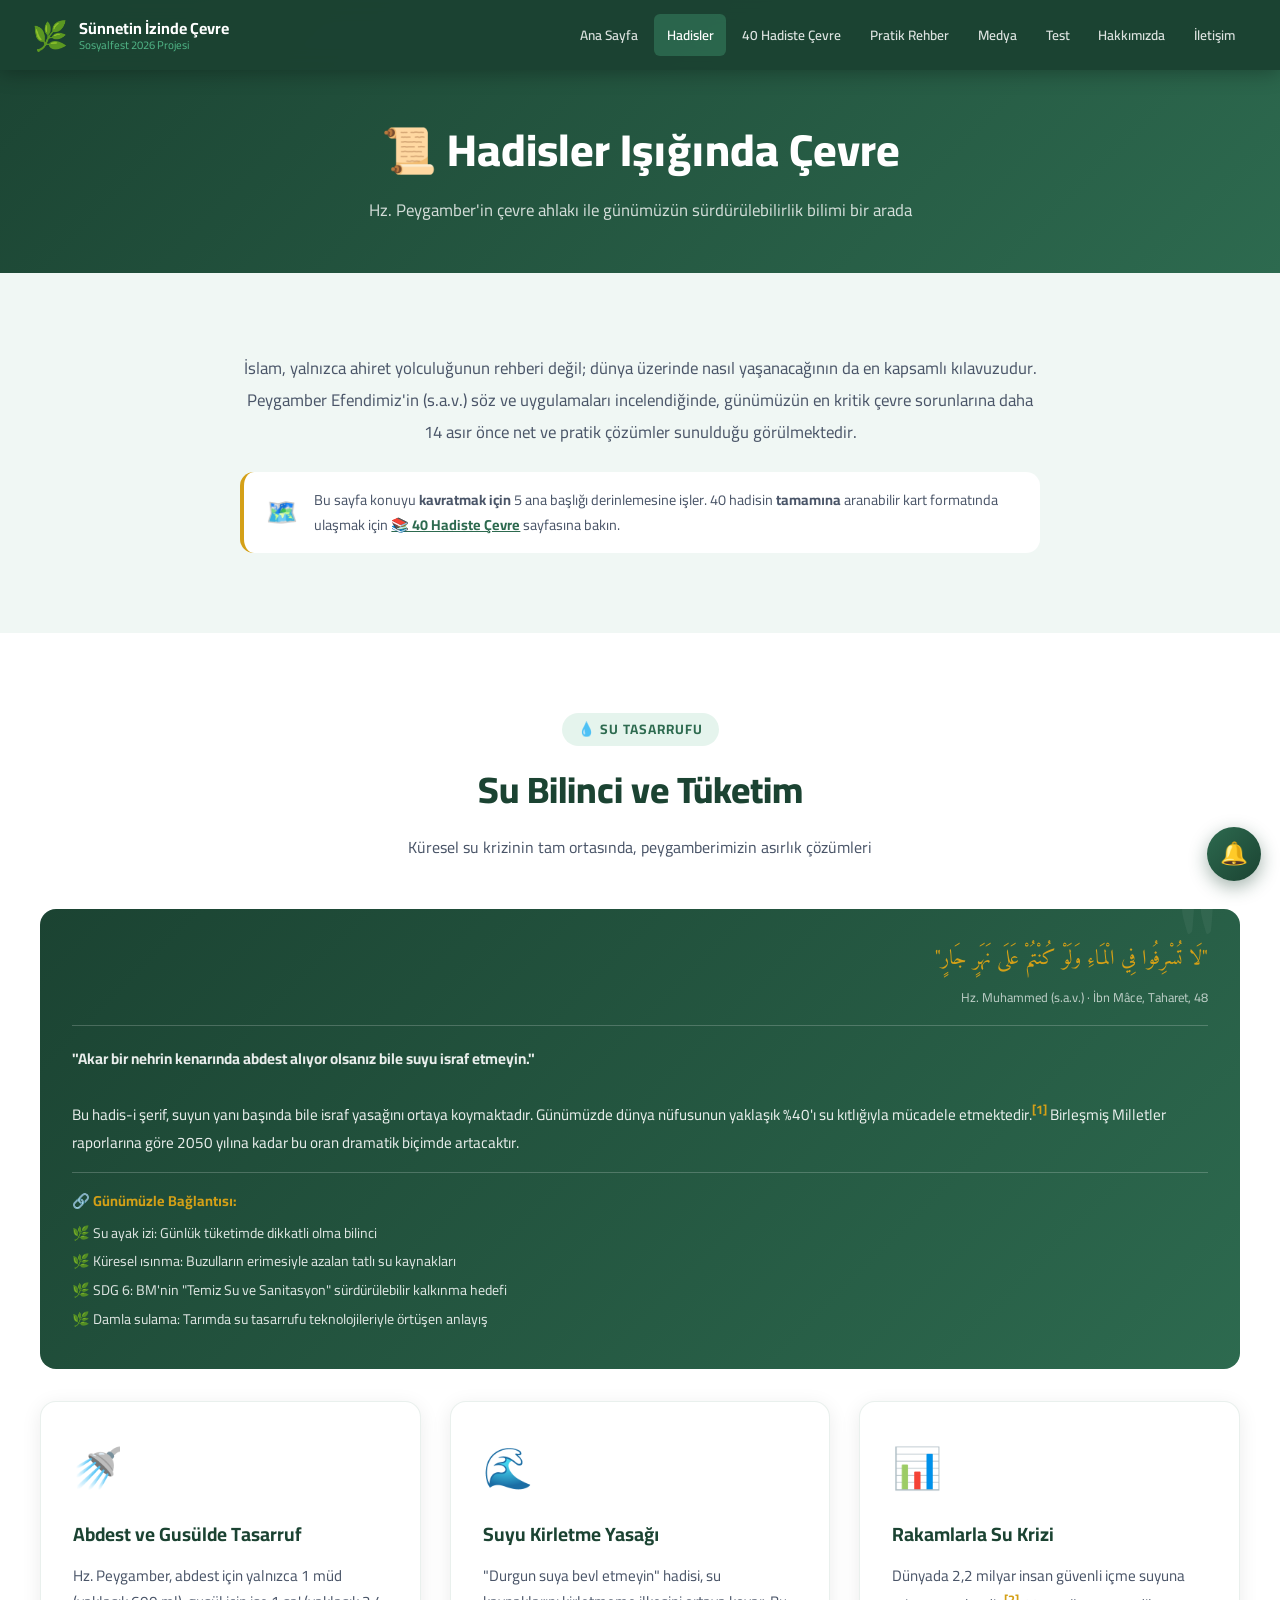
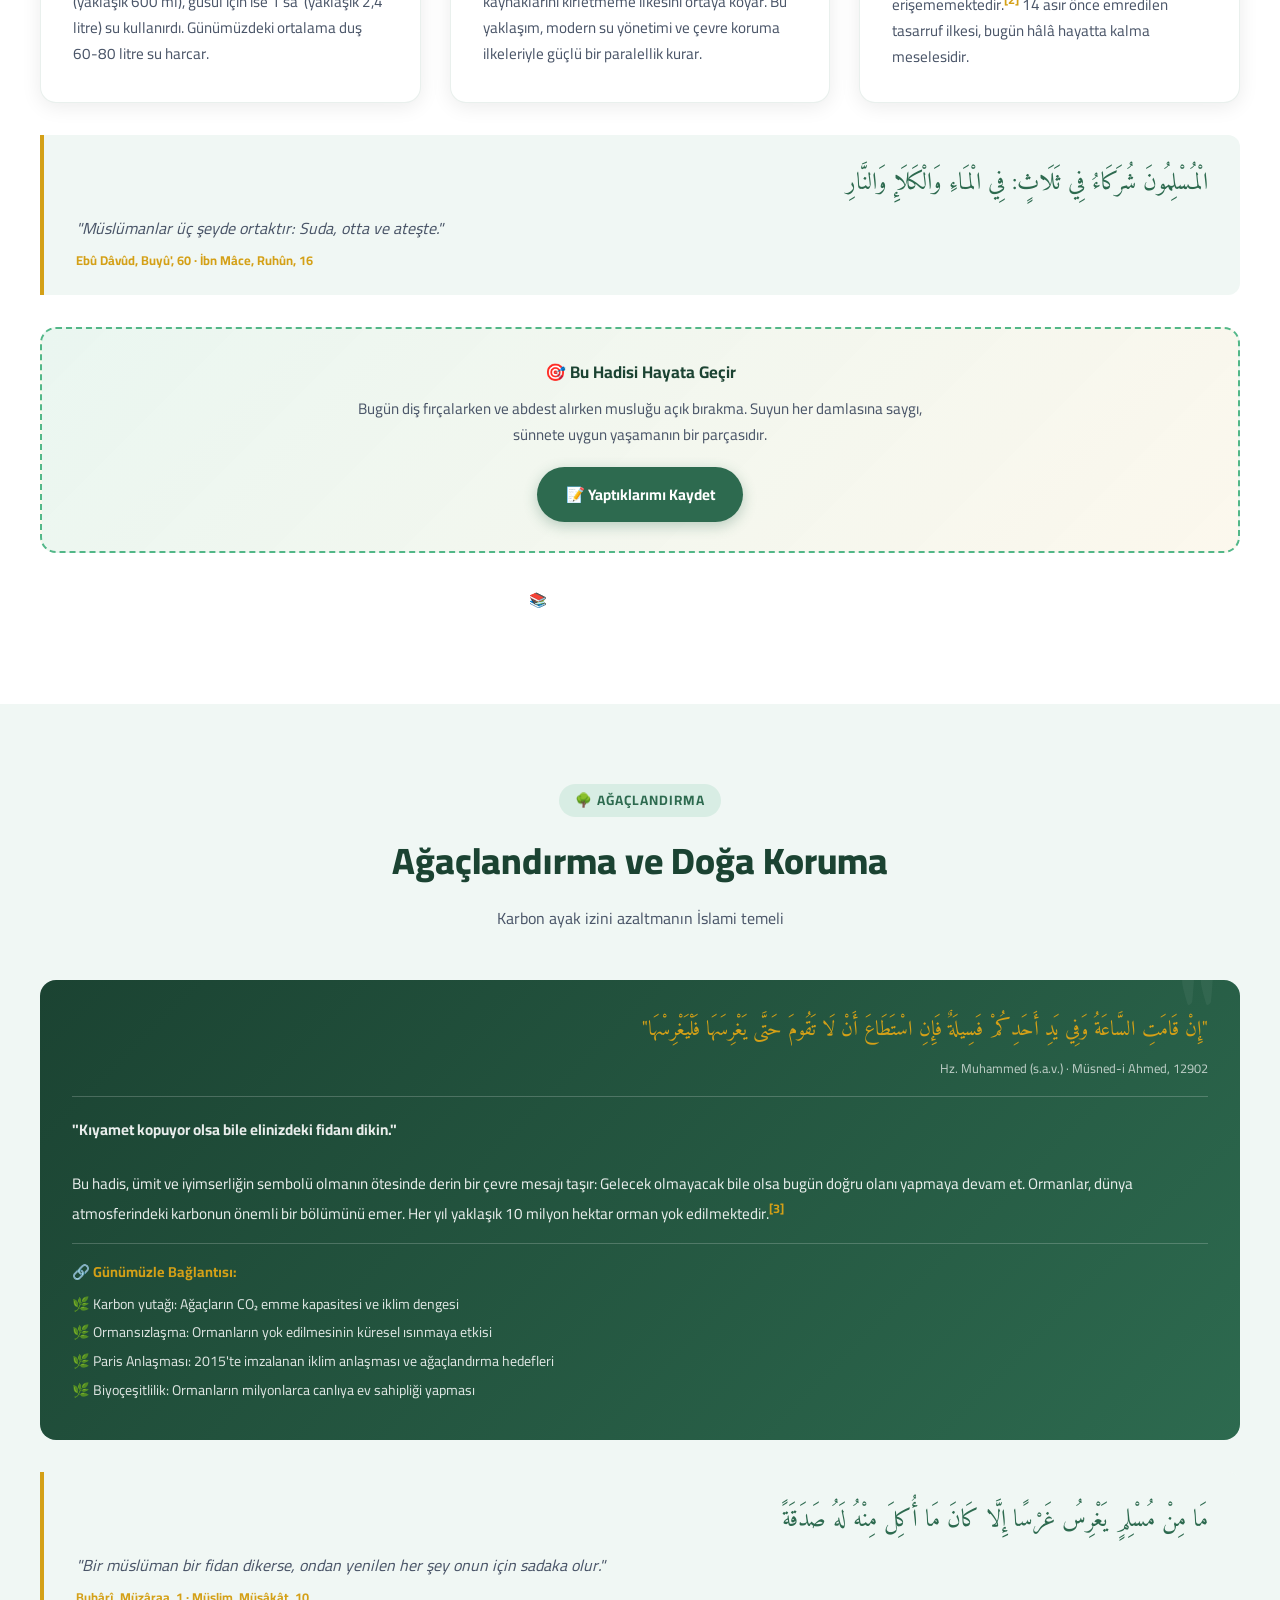
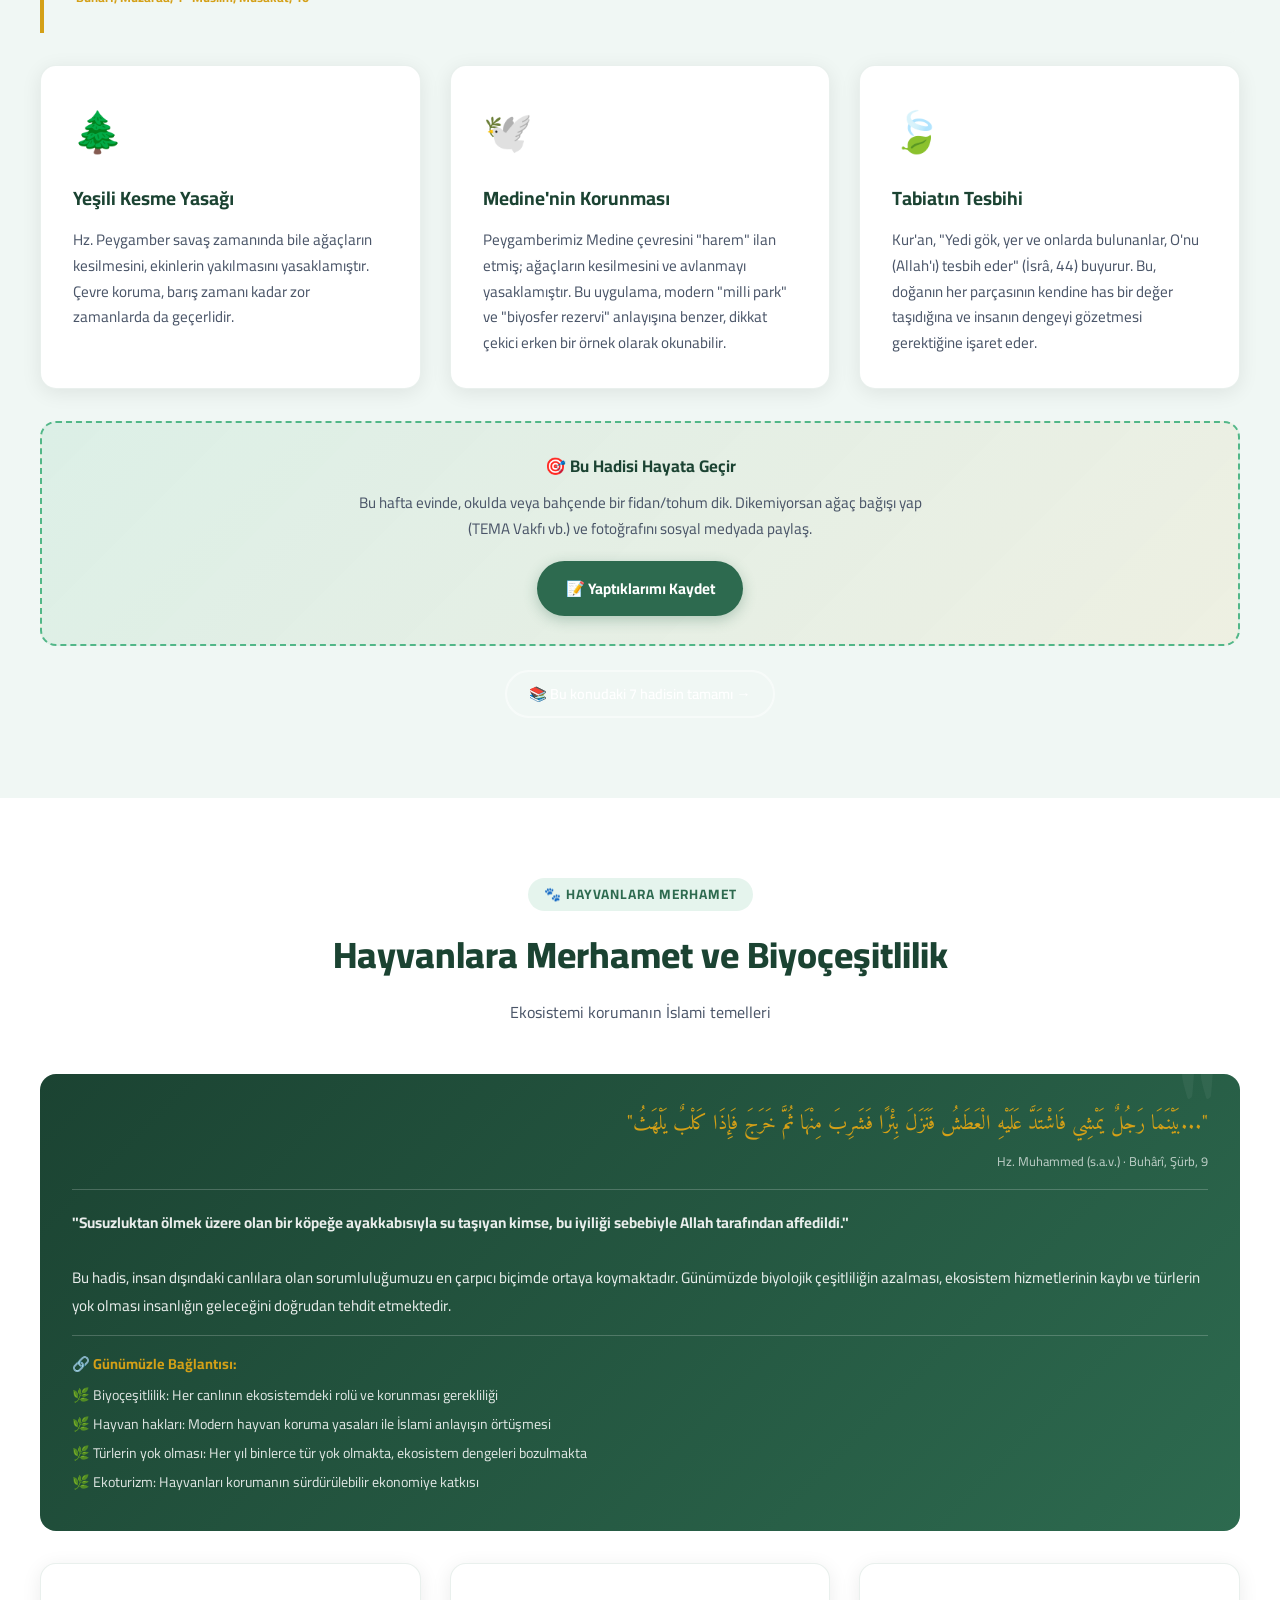
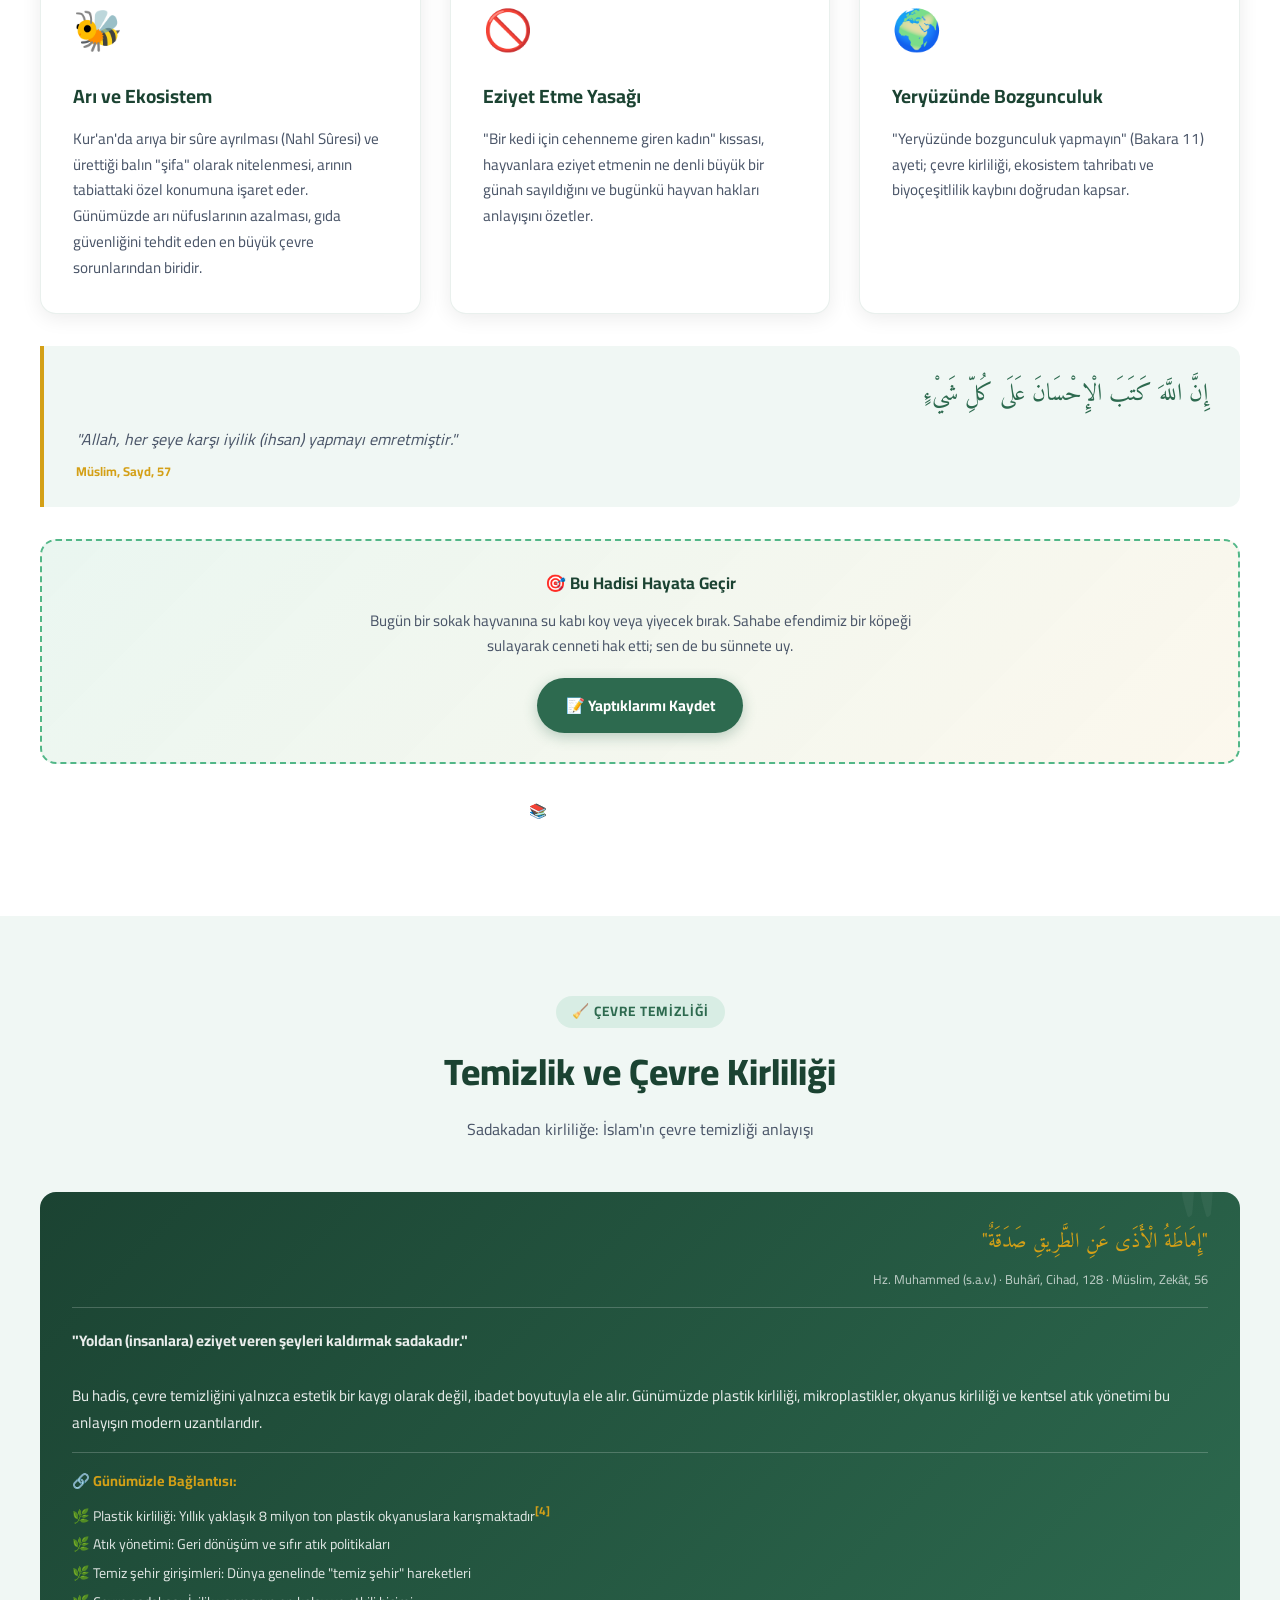
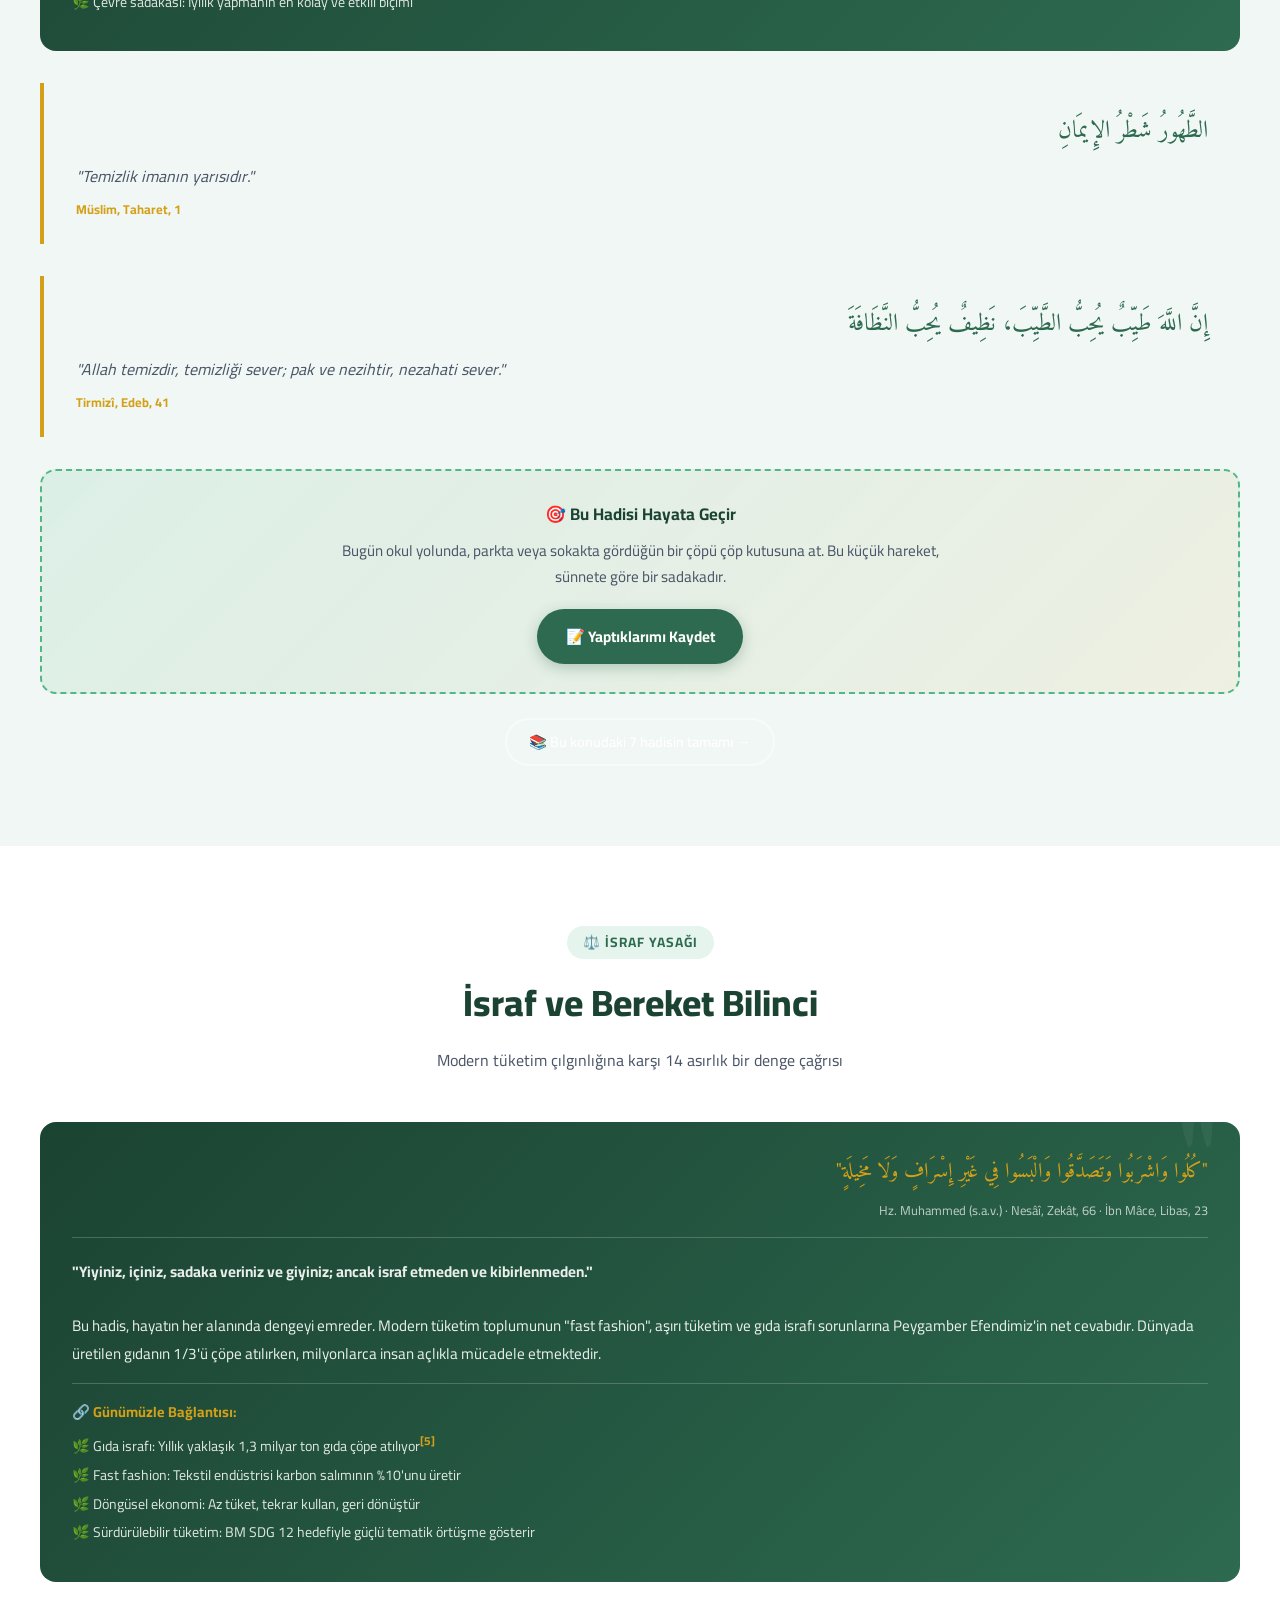
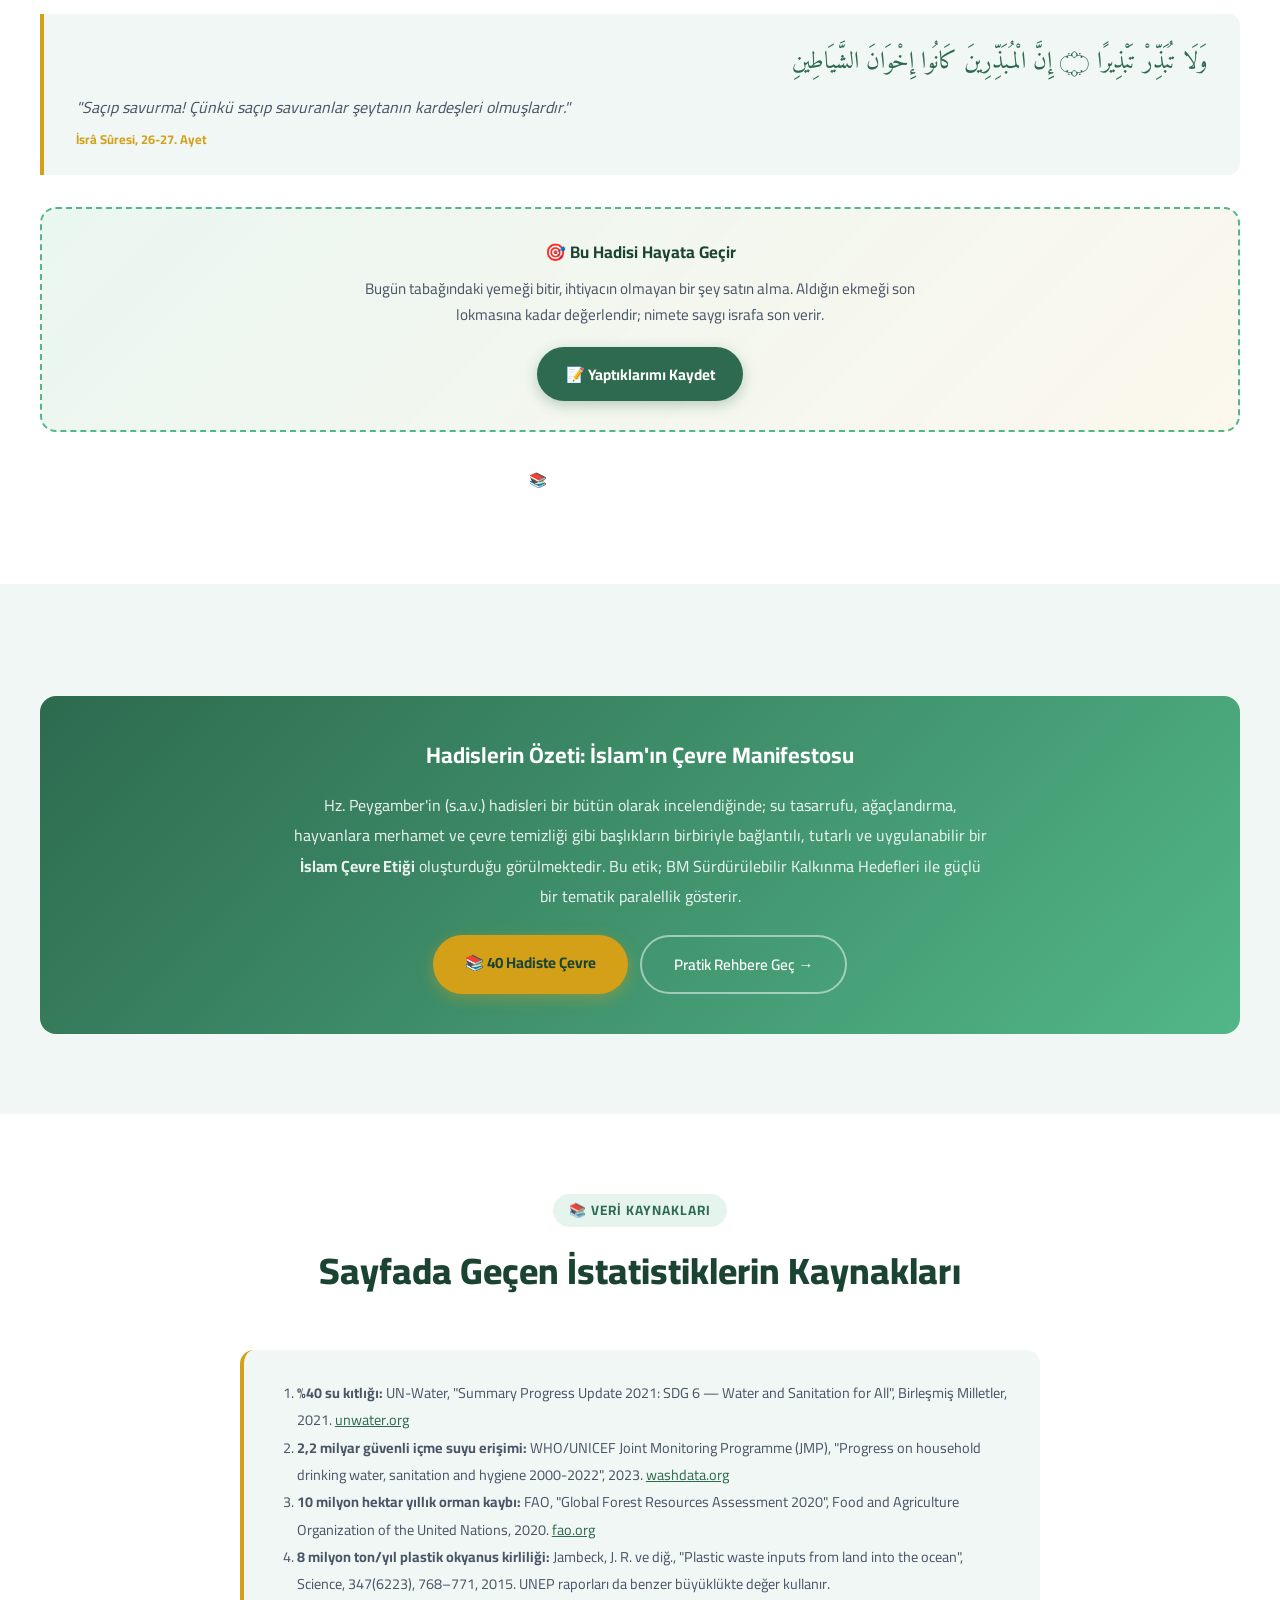
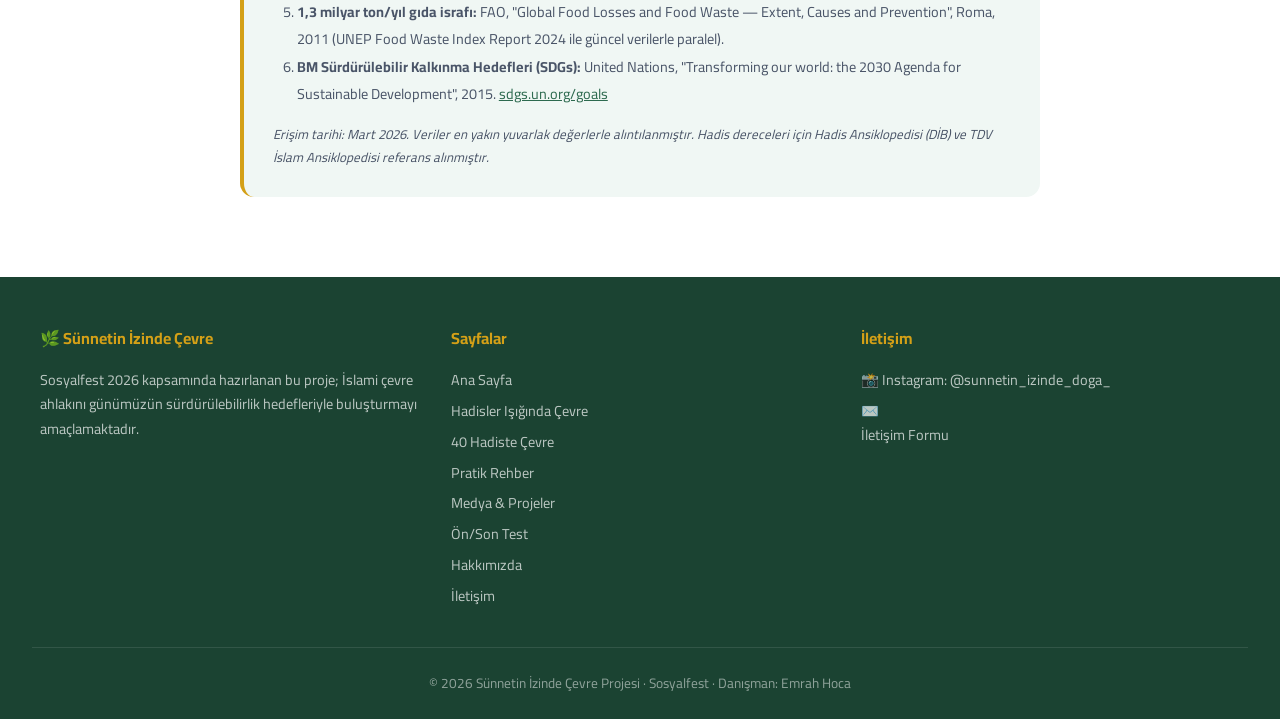
<file: hadisler.html>
<!DOCTYPE html>
<html lang="tr">
<head>
  <meta charset="UTF-8">
  <meta name="viewport" content="width=device-width, initial-scale=1.0">
  <title>Hadisler Işığında Çevre | Sünnetin İzinde</title>
  <meta name="description" content="Su, ağaç, hayvan ve temizlikle ilgili hadislerin çevre sürdürülebilirliği ile bağlantısı.">
  <link rel="stylesheet" href="style.css">
  <link rel="manifest" href="manifest.json">
  <meta name="theme-color" content="#1b4332">
  <link rel="icon" type="image/svg+xml" href="data:image/svg+xml,<svg xmlns='http://www.w3.org/2000/svg' viewBox='0 0 100 100'><text y='.9em' font-size='90'>🌿</text></svg>">
</head>
<body>

<nav>
  <a href="index.html" class="nav-logo">
    <span class="logo-icon">🌿</span>
    <span>Sünnetin İzinde Çevre<small>Sosyalfest 2026 Projesi</small></span>
  </a>
  <ul class="nav-links" id="navLinks">
    <li><a href="index.html">Ana Sayfa</a></li>
    <li><a href="hadisler.html">Hadisler</a></li>
    <li><a href="hadis-arsivi.html">40 Hadiste Çevre</a></li>
    <li><a href="pratik-rehber.html">Pratik Rehber</a></li>
    <li><a href="medya.html">Medya</a></li>
    <li><a href="test.html">Test</a></li>
    <li><a href="hakkimizda.html">Hakkımızda</a></li>
    <li><a href="iletisim.html">İletişim</a></li>
  </ul>
  <div class="hamburger" id="hamburger">
    <span></span><span></span><span></span>
  </div>
</nav>

<div class="sayfa-baslik">
  <h1>📜 Hadisler Işığında Çevre</h1>
  <p>Hz. Peygamber'in çevre ahlakı ile günümüzün sürdürülebilirlik bilimi bir arada</p>
</div>

<!-- GİRİŞ -->
<section class="arka-acik">
  <div class="konteyner">
    <div style="max-width:800px; margin:0 auto; text-align:center;">
      <p style="font-size:1.05rem; color:var(--gri-metin); line-height:1.9;">
        İslam, yalnızca ahiret yolculuğunun rehberi değil; dünya üzerinde nasıl yaşanacağının da en kapsamlı kılavuzudur. Peygamber Efendimiz'in (s.a.v.) söz ve uygulamaları incelendiğinde, günümüzün en kritik çevre sorunlarına daha 14 asır önce net ve pratik çözümler sunulduğu görülmektedir.
      </p>

      <div style="margin-top:1.5rem; background:var(--beyaz); border-radius:14px; padding:1rem 1.4rem; border-left:4px solid var(--altin); display:flex; gap:1rem; align-items:center; flex-wrap:wrap; justify-content:center;">
        <span style="font-size:1.6rem;">🗺️</span>
        <p style="color:var(--gri-metin); font-size:0.9rem; margin:0; flex:1; min-width:240px; text-align:left;">
          Bu sayfa konuyu <strong>kavratmak için</strong> 5 ana başlığı derinlemesine işler. 40 hadisin <strong>tamamına</strong> aranabilir kart formatında ulaşmak için
          <a href="hadis-arsivi.html" style="color:var(--yesil); font-weight:700; text-decoration:underline;">📚 40 Hadiste Çevre</a> sayfasına bakın.
        </p>
      </div>
    </div>
  </div>
</section>

<!-- SU BİLİNCİ -->
<section class="arka-beyaz">
  <div class="konteyner">
    <div class="bolum-baslik">
      <span class="etiket">💧 Su Tasarrufu</span>
      <h2>Su Bilinci ve Tüketim</h2>
      <p>Küresel su krizinin tam ortasında, peygamberimizin asırlık çözümleri</p>
    </div>

    <div class="hadis-kart">
      <div class="hadis-metin">
        "لَا تُسْرِفُوا فِي الْمَاءِ وَلَوْ كُنْتُمْ عَلَى نَهَرٍ جَارٍ"
      </div>
      <div class="hadis-kaynak">Hz. Muhammed (s.a.v.) · İbn Mâce, Taharet, 48</div>
      <div class="hadis-aciklama">
        <strong>"Akar bir nehrin kenarında abdest alıyor olsanız bile suyu israf etmeyin."</strong>
        <br><br>
        Bu hadis-i şerif, suyun yanı başında bile israf yasağını ortaya koymaktadır. Günümüzde dünya nüfusunun yaklaşık %40'ı su kıtlığıyla mücadele etmektedir.<sup style="color:var(--altin); font-weight:700;">[1]</sup> Birleşmiş Milletler raporlarına göre 2050 yılına kadar bu oran dramatik biçimde artacaktır.
      </div>
      <div class="hadis-baglanti">
        <h4>🔗 Günümüzle Bağlantısı:</h4>
        <ul>
          <li>Su ayak izi: Günlük tüketimde dikkatli olma bilinci</li>
          <li>Küresel ısınma: Buzulların erimesiyle azalan tatlı su kaynakları</li>
          <li>SDG 6: BM'nin "Temiz Su ve Sanitasyon" sürdürülebilir kalkınma hedefi</li>
          <li>Damla sulama: Tarımda su tasarrufu teknolojileriyle örtüşen anlayış</li>
        </ul>
      </div>
    </div>

    <div class="kart-grid" style="margin-top:2rem;">
      <div class="kart">
        <span class="kart-ikon">🚿</span>
        <h3>Abdest ve Gusülde Tasarruf</h3>
        <p>Hz. Peygamber, abdest için yalnızca 1 müd (yaklaşık 600 ml), gusül için ise 1 sa' (yaklaşık 2,4 litre) su kullanırdı. Günümüzdeki ortalama duş 60-80 litre su harcar.</p>
      </div>
      <div class="kart">
        <span class="kart-ikon">🌊</span>
        <h3>Suyu Kirletme Yasağı</h3>
        <p>"Durgun suya bevl etmeyin" hadisi, su kaynaklarını kirletmeme ilkesini ortaya koyar. Bu yaklaşım, modern su yönetimi ve çevre koruma ilkeleriyle güçlü bir paralellik kurar.</p>
      </div>
      <div class="kart">
        <span class="kart-ikon">📊</span>
        <h3>Rakamlarla Su Krizi</h3>
        <p>Dünyada 2,2 milyar insan güvenli içme suyuna erişememektedir.<sup style="color:var(--altin); font-weight:700;">[2]</sup> 14 asır önce emredilen tasarruf ilkesi, bugün hâlâ hayatta kalma meselesidir.</p>
      </div>
    </div>

    <div class="alinti-kutu" style="margin-top:2rem;">
      <div class="arapca">الْمُسْلِمُونَ شُرَكَاءُ فِي ثَلَاثٍ: فِي الْمَاءِ وَالْكَلَإِ وَالنَّارِ</div>
      <div class="turkce">"Müslümanlar üç şeyde ortaktır: Suda, otta ve ateşte."</div>
      <div class="kaynak">Ebû Dâvûd, Buyû', 60 · İbn Mâce, Ruhûn, 16</div>
    </div>

    <!-- HADİS GÖREV KART -->
    <div class="hadis-gorev" data-hadis="su-tasarrufu">
      <h4>🎯 Bu Hadisi Hayata Geçir</h4>
      <p>Bugün diş fırçalarken ve abdest alırken musluğu açık bırakma. Suyun her damlasına saygı, sünnete uygun yaşamanın bir parçasıdır.</p>
      <button class="hadis-tamamla-btn">📝 Yaptıklarımı Kaydet</button>
    </div>

    <div style="text-align:center; margin-top:1.5rem;">
      <a href="hadis-arsivi.html#su" class="btn-ikincil" style="display:inline-block; padding:0.6rem 1.4rem; font-size:0.9rem;">📚 Bu konudaki 8 hadisin tamamı →</a>
    </div>
  </div>
</section>

<!-- AĞAÇLANDIRMA -->
<section class="arka-acik">
  <div class="konteyner">
    <div class="bolum-baslik">
      <span class="etiket">🌳 Ağaçlandırma</span>
      <h2>Ağaçlandırma ve Doğa Koruma</h2>
      <p>Karbon ayak izini azaltmanın İslami temeli</p>
    </div>

    <div class="hadis-kart">
      <div class="hadis-metin">
        "إِنْ قَامَتِ السَّاعَةُ وَفِي يَدِ أَحَدِكُمْ فَسِيلَةٌ فَإِنِ اسْتَطَاعَ أَنْ لَا تَقُومَ حَتَّى يَغْرِسَهَا فَلْيَغْرِسْهَا"
      </div>
      <div class="hadis-kaynak">Hz. Muhammed (s.a.v.) · Müsned-i Ahmed, 12902</div>
      <div class="hadis-aciklama">
        <strong>"Kıyamet kopuyor olsa bile elinizdeki fidanı dikin."</strong>
        <br><br>
        Bu hadis, ümit ve iyimserliğin sembolü olmanın ötesinde derin bir çevre mesajı taşır: Gelecek olmayacak bile olsa bugün doğru olanı yapmaya devam et. Ormanlar, dünya atmosferindeki karbonun önemli bir bölümünü emer. Her yıl yaklaşık 10 milyon hektar orman yok edilmektedir.<sup style="color:var(--altin); font-weight:700;">[3]</sup>
      </div>
      <div class="hadis-baglanti">
        <h4>🔗 Günümüzle Bağlantısı:</h4>
        <ul>
          <li>Karbon yutağı: Ağaçların CO₂ emme kapasitesi ve iklim dengesi</li>
          <li>Ormansızlaşma: Ormanların yok edilmesinin küresel ısınmaya etkisi</li>
          <li>Paris Anlaşması: 2015'te imzalanan iklim anlaşması ve ağaçlandırma hedefleri</li>
          <li>Biyoçeşitlilik: Ormanların milyonlarca canlıya ev sahipliği yapması</li>
        </ul>
      </div>
    </div>

    <div class="alinti-kutu" style="margin-top:2rem;">
      <div class="arapca">مَا مِنْ مُسْلِمٍ يَغْرِسُ غَرْسًا إِلَّا كَانَ مَا أُكِلَ مِنْهُ لَهُ صَدَقَةً</div>
      <div class="turkce">"Bir müslüman bir fidan dikerse, ondan yenilen her şey onun için sadaka olur."</div>
      <div class="kaynak">Buhârî, Müzâraa, 1 · Müslim, Müsâkât, 10</div>
    </div>

    <div class="kart-grid" style="margin-top:2rem;">
      <div class="kart">
        <span class="kart-ikon">🌲</span>
        <h3>Yeşili Kesme Yasağı</h3>
        <p>Hz. Peygamber savaş zamanında bile ağaçların kesilmesini, ekinlerin yakılmasını yasaklamıştır. Çevre koruma, barış zamanı kadar zor zamanlarda da geçerlidir.</p>
      </div>
      <div class="kart">
        <span class="kart-ikon">🕊️</span>
        <h3>Medine'nin Korunması</h3>
        <p>Peygamberimiz Medine çevresini "harem" ilan etmiş; ağaçların kesilmesini ve avlanmayı yasaklamıştır. Bu uygulama, modern "milli park" ve "biyosfer rezervi" anlayışına benzer, dikkat çekici erken bir örnek olarak okunabilir.</p>
      </div>
      <div class="kart">
        <span class="kart-ikon">🍃</span>
        <h3>Tabiatın Tesbihi</h3>
        <p>Kur'an, "Yedi gök, yer ve onlarda bulunanlar, O'nu (Allah'ı) tesbih eder" (İsrâ, 44) buyurur. Bu, doğanın her parçasının kendine has bir değer taşıdığına ve insanın dengeyi gözetmesi gerektiğine işaret eder.</p>
      </div>
    </div>

    <!-- HADİS GÖREV KART -->
    <div class="hadis-gorev" data-hadis="agaclandirma">
      <h4>🎯 Bu Hadisi Hayata Geçir</h4>
      <p>Bu hafta evinde, okulda veya bahçende bir fidan/tohum dik. Dikemiyorsan ağaç bağışı yap (TEMA Vakfı vb.) ve fotoğrafını sosyal medyada paylaş.</p>
      <button class="hadis-tamamla-btn">📝 Yaptıklarımı Kaydet</button>
    </div>

    <div style="text-align:center; margin-top:1.5rem;">
      <a href="hadis-arsivi.html#agac" class="btn-ikincil" style="display:inline-block; padding:0.6rem 1.4rem; font-size:0.9rem;">📚 Bu konudaki 7 hadisin tamamı →</a>
    </div>
  </div>
</section>

<!-- HAYVANLAR -->
<section class="arka-beyaz">
  <div class="konteyner">
    <div class="bolum-baslik">
      <span class="etiket">🐾 Hayvanlara Merhamet</span>
      <h2>Hayvanlara Merhamet ve Biyoçeşitlilik</h2>
      <p>Ekosistemi korumanın İslami temelleri</p>
    </div>

    <div class="hadis-kart">
      <div class="hadis-metin">
        "بَيْنَمَا رَجُلٌ يَمْشِي فَاشْتَدَّ عَلَيْهِ الْعَطَشُ فَنَزَلَ بِئْرًا فَشَرِبَ مِنْهَا ثُمَّ خَرَجَ فَإِذَا كَلْبٌ يَلْهَثُ..."
      </div>
      <div class="hadis-kaynak">Hz. Muhammed (s.a.v.) · Buhârî, Şürb, 9</div>
      <div class="hadis-aciklama">
        <strong>"Susuzluktan ölmek üzere olan bir köpeğe ayakkabısıyla su taşıyan kimse, bu iyiliği sebebiyle Allah tarafından affedildi."</strong>
        <br><br>
        Bu hadis, insan dışındaki canlılara olan sorumluluğumuzu en çarpıcı biçimde ortaya koymaktadır. Günümüzde biyolojik çeşitliliğin azalması, ekosistem hizmetlerinin kaybı ve türlerin yok olması insanlığın geleceğini doğrudan tehdit etmektedir.
      </div>
      <div class="hadis-baglanti">
        <h4>🔗 Günümüzle Bağlantısı:</h4>
        <ul>
          <li>Biyoçeşitlilik: Her canlının ekosistemdeki rolü ve korunması gerekliliği</li>
          <li>Hayvan hakları: Modern hayvan koruma yasaları ile İslami anlayışın örtüşmesi</li>
          <li>Türlerin yok olması: Her yıl binlerce tür yok olmakta, ekosistem dengeleri bozulmakta</li>
          <li>Ekoturizm: Hayvanları korumanın sürdürülebilir ekonomiye katkısı</li>
        </ul>
      </div>
    </div>

    <div class="kart-grid" style="margin-top:2rem;">
      <div class="kart">
        <span class="kart-ikon">🐝</span>
        <h3>Arı ve Ekosistem</h3>
        <p>Kur'an'da arıya bir sûre ayrılması (Nahl Sûresi) ve ürettiği balın "şifa" olarak nitelenmesi, arının tabiattaki özel konumuna işaret eder. Günümüzde arı nüfuslarının azalması, gıda güvenliğini tehdit eden en büyük çevre sorunlarından biridir.</p>
      </div>
      <div class="kart">
        <span class="kart-ikon">🚫</span>
        <h3>Eziyet Etme Yasağı</h3>
        <p>"Bir kedi için cehenneme giren kadın" kıssası, hayvanlara eziyet etmenin ne denli büyük bir günah sayıldığını ve bugünkü hayvan hakları anlayışını özetler.</p>
      </div>
      <div class="kart">
        <span class="kart-ikon">🌍</span>
        <h3>Yeryüzünde Bozgunculuk</h3>
        <p>"Yeryüzünde bozgunculuk yapmayın" (Bakara 11) ayeti; çevre kirliliği, ekosistem tahribatı ve biyoçeşitlilik kaybını doğrudan kapsar.</p>
      </div>
    </div>

    <div class="alinti-kutu" style="margin-top:2rem;">
      <div class="arapca">إِنَّ اللَّهَ كَتَبَ الْإِحْسَانَ عَلَى كُلِّ شَيْءٍ</div>
      <div class="turkce">"Allah, her şeye karşı iyilik (ihsan) yapmayı emretmiştir."</div>
      <div class="kaynak">Müslim, Sayd, 57</div>
    </div>

    <!-- HADİS GÖREV KART -->
    <div class="hadis-gorev" data-hadis="hayvanlar">
      <h4>🎯 Bu Hadisi Hayata Geçir</h4>
      <p>Bugün bir sokak hayvanına su kabı koy veya yiyecek bırak. Sahabe efendimiz bir köpeği sulayarak cenneti hak etti; sen de bu sünnete uy.</p>
      <button class="hadis-tamamla-btn">📝 Yaptıklarımı Kaydet</button>
    </div>

    <div style="text-align:center; margin-top:1.5rem;">
      <a href="hadis-arsivi.html#hayvan" class="btn-ikincil" style="display:inline-block; padding:0.6rem 1.4rem; font-size:0.9rem;">📚 Bu konudaki 8 hadisin tamamı →</a>
    </div>
  </div>
</section>

<!-- TEMİZLİK -->
<section class="arka-acik">
  <div class="konteyner">
    <div class="bolum-baslik">
      <span class="etiket">🧹 Çevre Temizliği</span>
      <h2>Temizlik ve Çevre Kirliliği</h2>
      <p>Sadakadan kirliliğe: İslam'ın çevre temizliği anlayışı</p>
    </div>

    <div class="hadis-kart">
      <div class="hadis-metin">
        "إِمَاطَةُ الْأَذَى عَنِ الطَّرِيقِ صَدَقَةٌ"
      </div>
      <div class="hadis-kaynak">Hz. Muhammed (s.a.v.) · Buhârî, Cihad, 128 · Müslim, Zekât, 56</div>
      <div class="hadis-aciklama">
        <strong>"Yoldan (insanlara) eziyet veren şeyleri kaldırmak sadakadır."</strong>
        <br><br>
        Bu hadis, çevre temizliğini yalnızca estetik bir kaygı olarak değil, ibadet boyutuyla ele alır. Günümüzde plastik kirliliği, mikroplastikler, okyanus kirliliği ve kentsel atık yönetimi bu anlayışın modern uzantılarıdır.
      </div>
      <div class="hadis-baglanti">
        <h4>🔗 Günümüzle Bağlantısı:</h4>
        <ul>
          <li>Plastik kirliliği: Yıllık yaklaşık 8 milyon ton plastik okyanuslara karışmaktadır<sup style="color:var(--altin); font-weight:700;">[4]</sup></li>
          <li>Atık yönetimi: Geri dönüşüm ve sıfır atık politikaları</li>
          <li>Temiz şehir girişimleri: Dünya genelinde "temiz şehir" hareketleri</li>
          <li>Çevre sadakası: İyilik yapmanın en kolay ve etkili biçimi</li>
        </ul>
      </div>
    </div>

    <div class="alinti-kutu" style="margin-top:2rem;">
      <div class="arapca">الطَّهُورُ شَطْرُ الإِيمَانِ</div>
      <div class="turkce">"Temizlik imanın yarısıdır."</div>
      <div class="kaynak">Müslim, Taharet, 1</div>
    </div>

    <div class="alinti-kutu" style="margin-top:2rem;">
      <div class="arapca">إِنَّ اللَّهَ طَيِّبٌ يُحِبُّ الطَّيِّبَ، نَظِيفٌ يُحِبُّ النَّظَافَةَ</div>
      <div class="turkce">"Allah temizdir, temizliği sever; pak ve nezihtir, nezahati sever."</div>
      <div class="kaynak">Tirmizî, Edeb, 41</div>
    </div>

    <!-- HADİS GÖREV KART -->
    <div class="hadis-gorev" data-hadis="temizlik">
      <h4>🎯 Bu Hadisi Hayata Geçir</h4>
      <p>Bugün okul yolunda, parkta veya sokakta gördüğün bir çöpü çöp kutusuna at. Bu küçük hareket, sünnete göre bir sadakadır.</p>
      <button class="hadis-tamamla-btn">📝 Yaptıklarımı Kaydet</button>
    </div>

    <div style="text-align:center; margin-top:1.5rem;">
      <a href="hadis-arsivi.html#temizlik" class="btn-ikincil" style="display:inline-block; padding:0.6rem 1.4rem; font-size:0.9rem;">📚 Bu konudaki 7 hadisin tamamı →</a>
    </div>
  </div>
</section>

<!-- İSRAF YASAĞI - YENİ BÖLÜM -->
<section class="arka-beyaz">
  <div class="konteyner">
    <div class="bolum-baslik">
      <span class="etiket">⚖️ İsraf Yasağı</span>
      <h2>İsraf ve Bereket Bilinci</h2>
      <p>Modern tüketim çılgınlığına karşı 14 asırlık bir denge çağrısı</p>
    </div>

    <div class="hadis-kart">
      <div class="hadis-metin">
        "كُلُوا وَاشْرَبُوا وَتَصَدَّقُوا وَالْبَسُوا فِي غَيْرِ إِسْرَافٍ وَلَا مَخِيلَةٍ"
      </div>
      <div class="hadis-kaynak">Hz. Muhammed (s.a.v.) · Nesâî, Zekât, 66 · İbn Mâce, Libas, 23</div>
      <div class="hadis-aciklama">
        <strong>"Yiyiniz, içiniz, sadaka veriniz ve giyiniz; ancak israf etmeden ve kibirlenmeden."</strong>
        <br><br>
        Bu hadis, hayatın her alanında dengeyi emreder. Modern tüketim toplumunun "fast fashion", aşırı tüketim ve gıda israfı sorunlarına Peygamber Efendimiz'in net cevabıdır. Dünyada üretilen gıdanın 1/3'ü çöpe atılırken, milyonlarca insan açlıkla mücadele etmektedir.
      </div>
      <div class="hadis-baglanti">
        <h4>🔗 Günümüzle Bağlantısı:</h4>
        <ul>
          <li>Gıda israfı: Yıllık yaklaşık 1,3 milyar ton gıda çöpe atılıyor<sup style="color:var(--altin); font-weight:700;">[5]</sup></li>
          <li>Fast fashion: Tekstil endüstrisi karbon salımının %10'unu üretir</li>
          <li>Döngüsel ekonomi: Az tüket, tekrar kullan, geri dönüştür</li>
          <li>Sürdürülebilir tüketim: BM SDG 12 hedefiyle güçlü tematik örtüşme gösterir</li>
        </ul>
      </div>
    </div>

    <div class="alinti-kutu" style="margin-top:2rem;">
      <div class="arapca">وَلَا تُبَذِّرْ تَبْذِيرًا ۝ إِنَّ الْمُبَذِّرِينَ كَانُوا إِخْوَانَ الشَّيَاطِينِ</div>
      <div class="turkce">"Saçıp savurma! Çünkü saçıp savuranlar şeytanın kardeşleri olmuşlardır."</div>
      <div class="kaynak">İsrâ Sûresi, 26-27. Ayet</div>
    </div>

    <!-- HADİS GÖREV KART -->
    <div class="hadis-gorev" data-hadis="israf">
      <h4>🎯 Bu Hadisi Hayata Geçir</h4>
      <p>Bugün tabağındaki yemeği bitir, ihtiyacın olmayan bir şey satın alma. Aldığın ekmeği son lokmasına kadar değerlendir; nimete saygı israfa son verir.</p>
      <button class="hadis-tamamla-btn">📝 Yaptıklarımı Kaydet</button>
    </div>

    <div style="text-align:center; margin-top:1.5rem;">
      <a href="hadis-arsivi.html#israf" class="btn-ikincil" style="display:inline-block; padding:0.6rem 1.4rem; font-size:0.9rem;">📚 Bu konudaki 4 hadisin tamamı →</a>
    </div>
  </div>
</section>

<!-- GENEL ÖZET -->
<section class="arka-acik">
  <div class="konteyner">
    <div style="background: linear-gradient(135deg, var(--yesil), var(--acik-yesil)); border-radius:16px; padding:2.5rem; margin-top:2rem; text-align:center; color:white;">
      <h3 style="font-size:1.4rem; margin-bottom:1rem;">Hadislerin Özeti: İslam'ın Çevre Manifestosu</h3>
      <p style="color:rgba(255,255,255,0.9); max-width:700px; margin:0 auto; line-height:1.9;">
        Hz. Peygamber'in (s.a.v.) hadisleri bir bütün olarak incelendiğinde; su tasarrufu, ağaçlandırma, hayvanlara merhamet ve çevre temizliği gibi başlıkların birbiriyle bağlantılı, tutarlı ve uygulanabilir bir <strong>İslam Çevre Etiği</strong> oluşturduğu görülmektedir. Bu etik; BM Sürdürülebilir Kalkınma Hedefleri ile güçlü bir tematik paralellik gösterir.
      </p>
      <div style="margin-top:1.5rem; display:flex; gap:0.8rem; justify-content:center; flex-wrap:wrap;">
        <a href="hadis-arsivi.html" class="btn-birincil">📚 40 Hadiste Çevre</a>
        <a href="pratik-rehber.html" class="btn-ikincil">Pratik Rehbere Geç →</a>
      </div>
    </div>
  </div>
</section>

<!-- DİPNOT/KAYNAKÇA -->
<section class="arka-beyaz">
  <div class="konteyner">
    <div class="bolum-baslik">
      <span class="etiket">📚 Veri Kaynakları</span>
      <h2>Sayfada Geçen İstatistiklerin Kaynakları</h2>
    </div>
    <div style="max-width:800px; margin:0 auto; background:var(--arka-acik); border-radius:14px; padding:1.8rem; border-left:4px solid var(--altin);">
      <ol style="color:var(--gri-metin); font-size:0.9rem; line-height:1.9; padding-left:1.5rem;">
        <li><strong>%40 su kıtlığı:</strong> UN-Water, "Summary Progress Update 2021: SDG 6 — Water and Sanitation for All", Birleşmiş Milletler, 2021. <a href="https://www.unwater.org/publications/summary-progress-update-2021-sdg-6" target="_blank" rel="noopener" style="color:var(--yesil);">unwater.org</a></li>
        <li><strong>2,2 milyar güvenli içme suyu erişimi:</strong> WHO/UNICEF Joint Monitoring Programme (JMP), "Progress on household drinking water, sanitation and hygiene 2000-2022", 2023. <a href="https://washdata.org/" target="_blank" rel="noopener" style="color:var(--yesil);">washdata.org</a></li>
        <li><strong>10 milyon hektar yıllık orman kaybı:</strong> FAO, "Global Forest Resources Assessment 2020", Food and Agriculture Organization of the United Nations, 2020. <a href="https://www.fao.org/forest-resources-assessment/2020" target="_blank" rel="noopener" style="color:var(--yesil);">fao.org</a></li>
        <li><strong>8 milyon ton/yıl plastik okyanus kirliliği:</strong> Jambeck, J. R. ve diğ., "Plastic waste inputs from land into the ocean", Science, 347(6223), 768–771, 2015. UNEP raporları da benzer büyüklükte değer kullanır.</li>
        <li><strong>1,3 milyar ton/yıl gıda israfı:</strong> FAO, "Global Food Losses and Food Waste — Extent, Causes and Prevention", Roma, 2011 (UNEP Food Waste Index Report 2024 ile güncel verilerle paralel).</li>
        <li><strong>BM Sürdürülebilir Kalkınma Hedefleri (SDGs):</strong> United Nations, "Transforming our world: the 2030 Agenda for Sustainable Development", 2015. <a href="https://sdgs.un.org/goals" target="_blank" rel="noopener" style="color:var(--yesil);">sdgs.un.org/goals</a></li>
      </ol>
      <p style="margin-top:1rem; font-size:0.82rem; color:var(--gri-metin); font-style:italic;">
        Erişim tarihi: Mart 2026. Veriler en yakın yuvarlak değerlerle alıntılanmıştır. Hadis dereceleri için Hadis Ansiklopedisi (DİB) ve TDV İslam Ansiklopedisi referans alınmıştır.
      </p>
    </div>
  </div>
</section>

<footer>
  <div class="footer-icerik">
    <div class="footer-bolum">
      <h4>🌿 Sünnetin İzinde Çevre</h4>
      <p>Sosyalfest 2026 kapsamında hazırlanan bu proje; İslami çevre ahlakını günümüzün sürdürülebilirlik hedefleriyle buluşturmayı amaçlamaktadır.</p>
    </div>
    <div class="footer-bolum">
      <h4>Sayfalar</h4>
      <a href="index.html">Ana Sayfa</a>
      <a href="hadisler.html">Hadisler Işığında Çevre</a>
      <a href="hadis-arsivi.html">40 Hadiste Çevre</a>
      <a href="pratik-rehber.html">Pratik Rehber</a>
      <a href="medya.html">Medya & Projeler</a>
      <a href="test.html">Ön/Son Test</a>
      <a href="hakkimizda.html">Hakkımızda</a>
      <a href="iletisim.html">İletişim</a>
    </div>
    <div class="footer-bolum">
      <h4>İletişim</h4>
      <p>📸 Instagram: @sunnetin_izinde_doga_</p>
      <p>✉️ <a href="iletisim.html">İletişim Formu</a></p>
    </div>
  </div>
  <div class="footer-alt">
    <p>© 2026 Sünnetin İzinde Çevre Projesi · Sosyalfest · Danışman: Emrah Hoca</p>
  </div>
</footer>

<script src="script.js"></script>
</body>
</html>
</file>
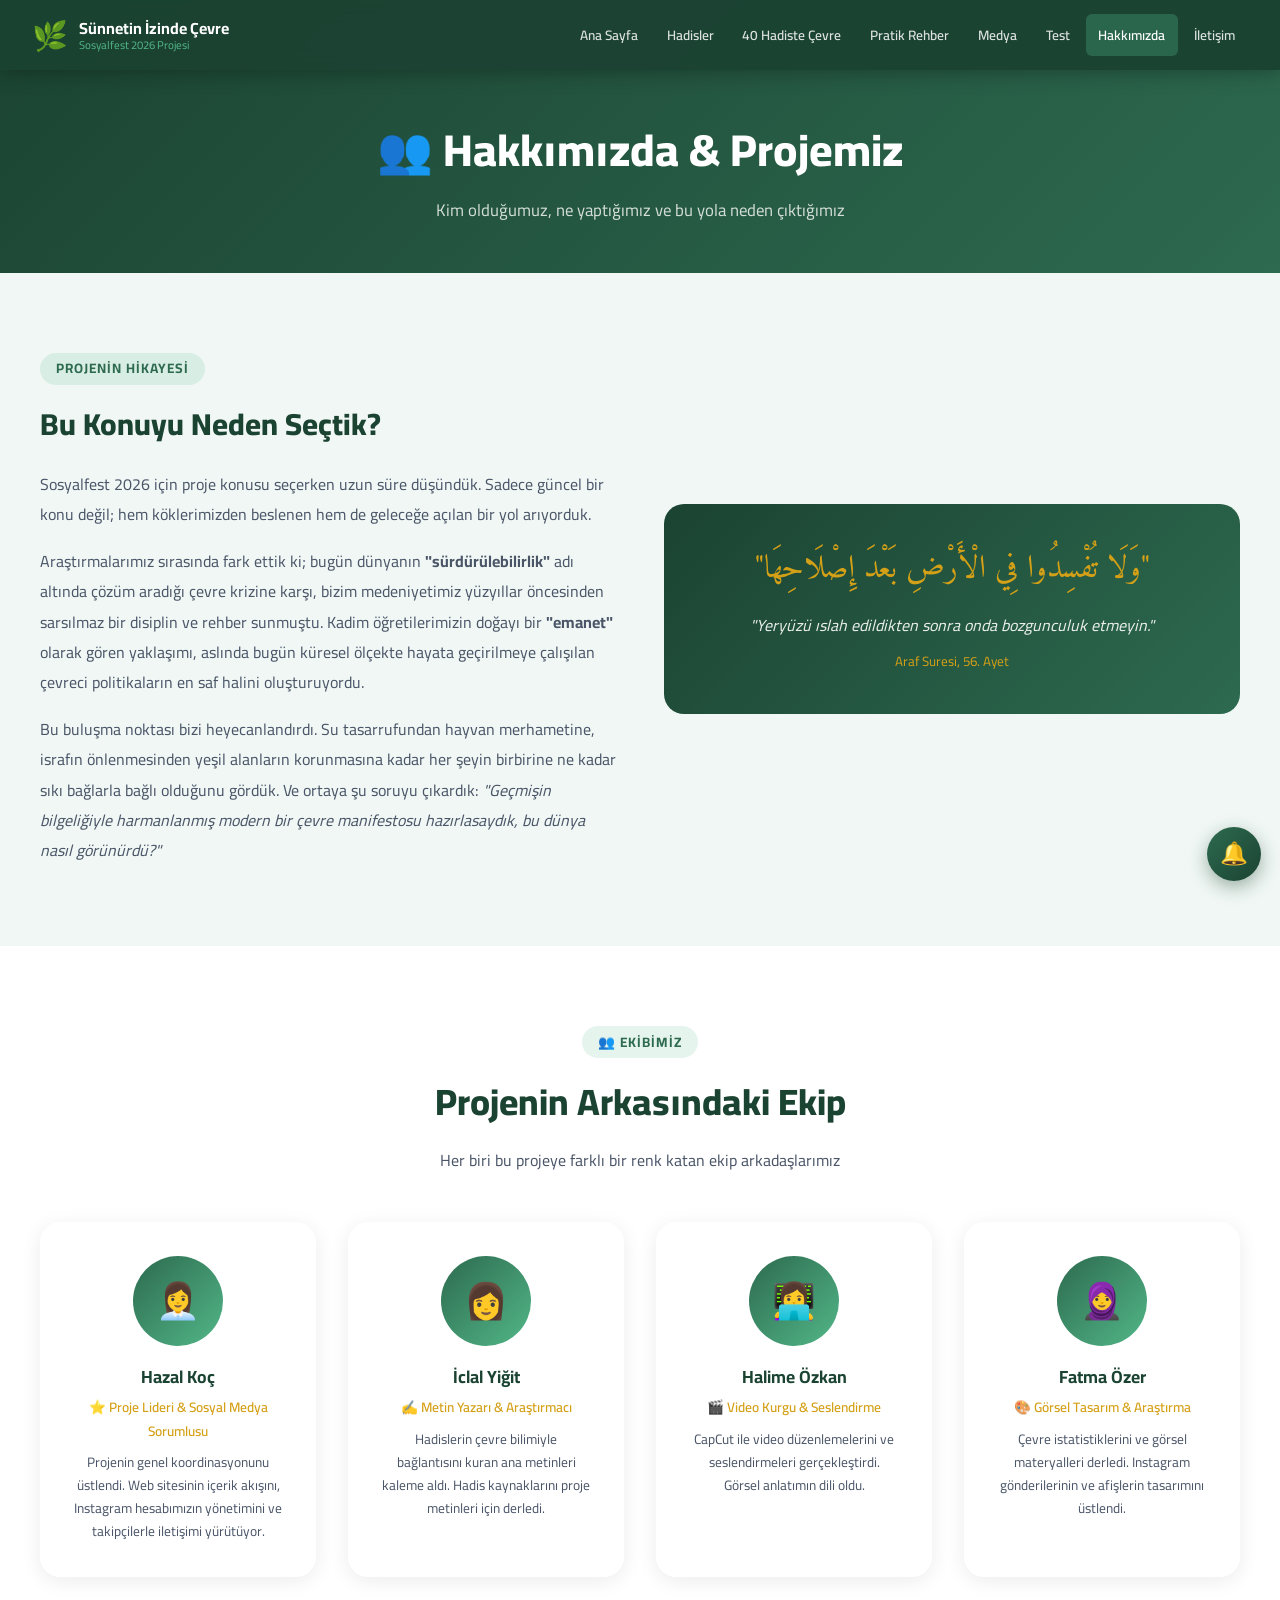
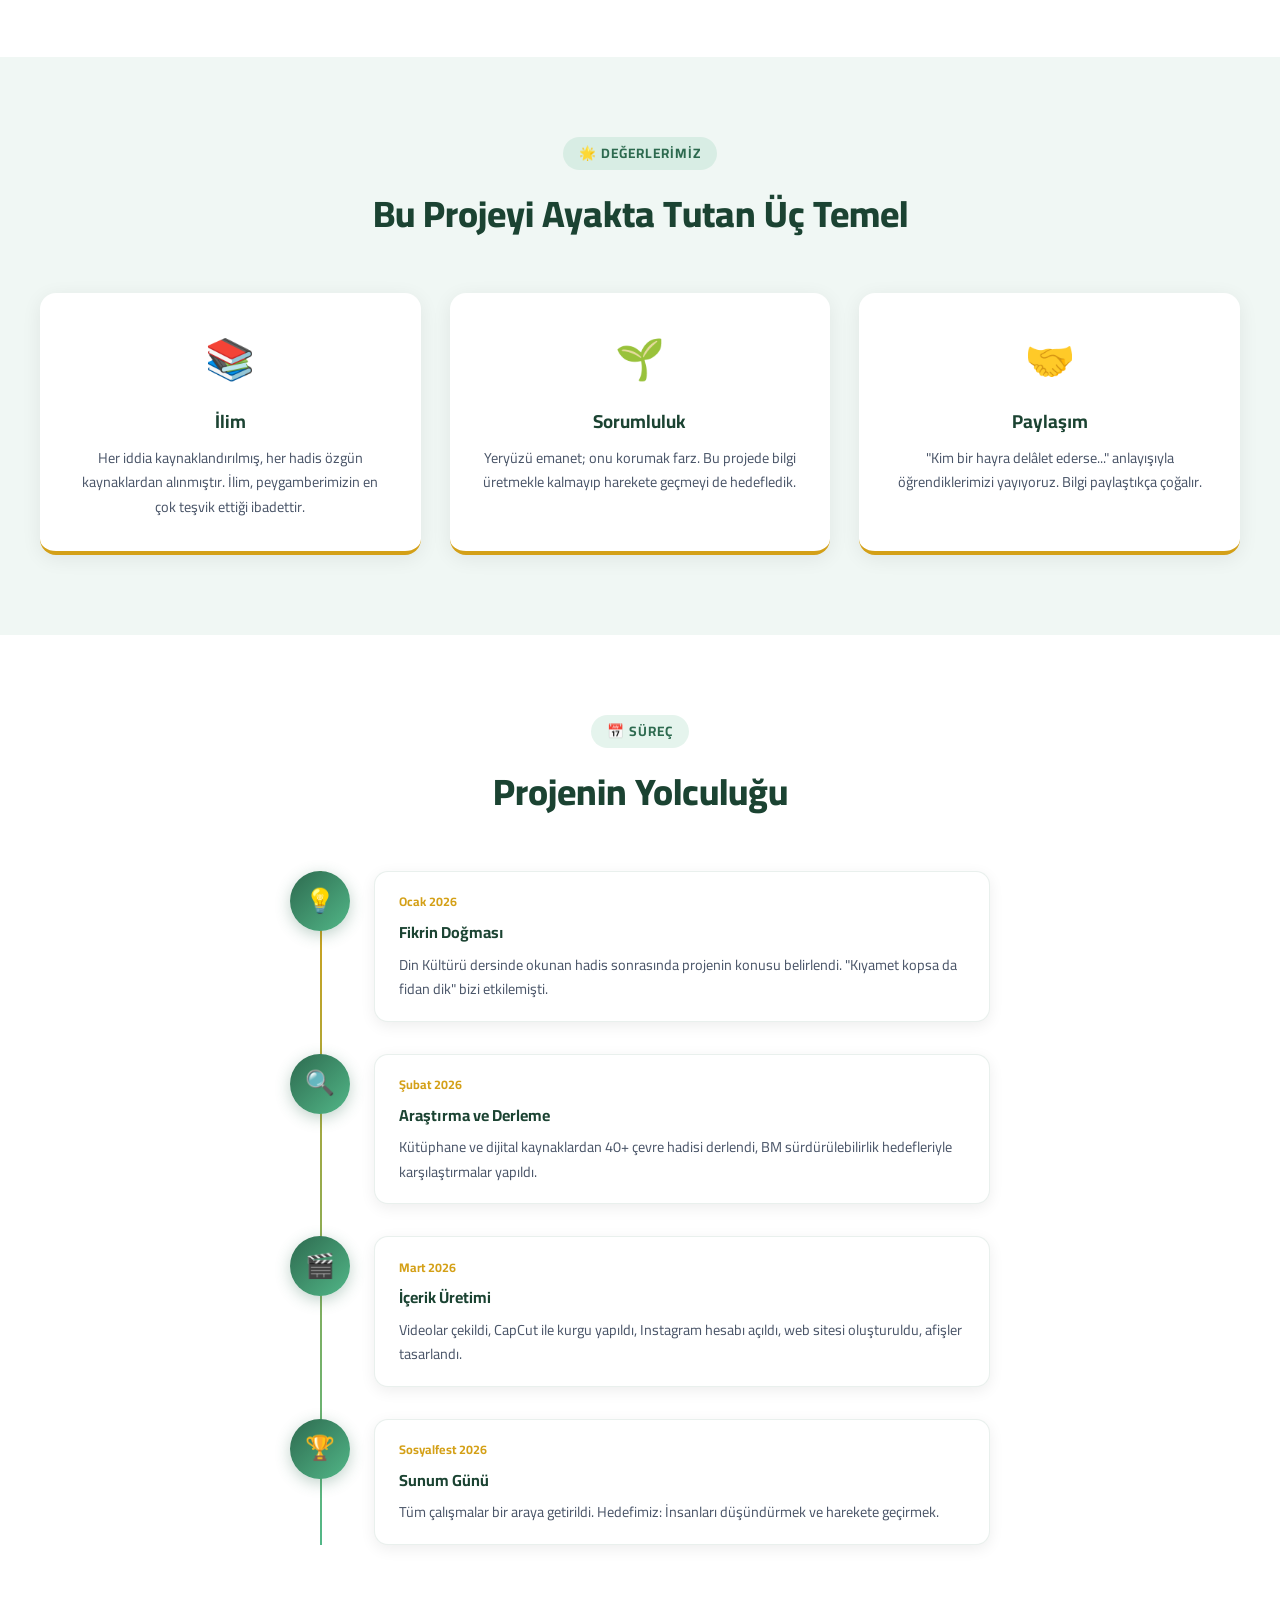
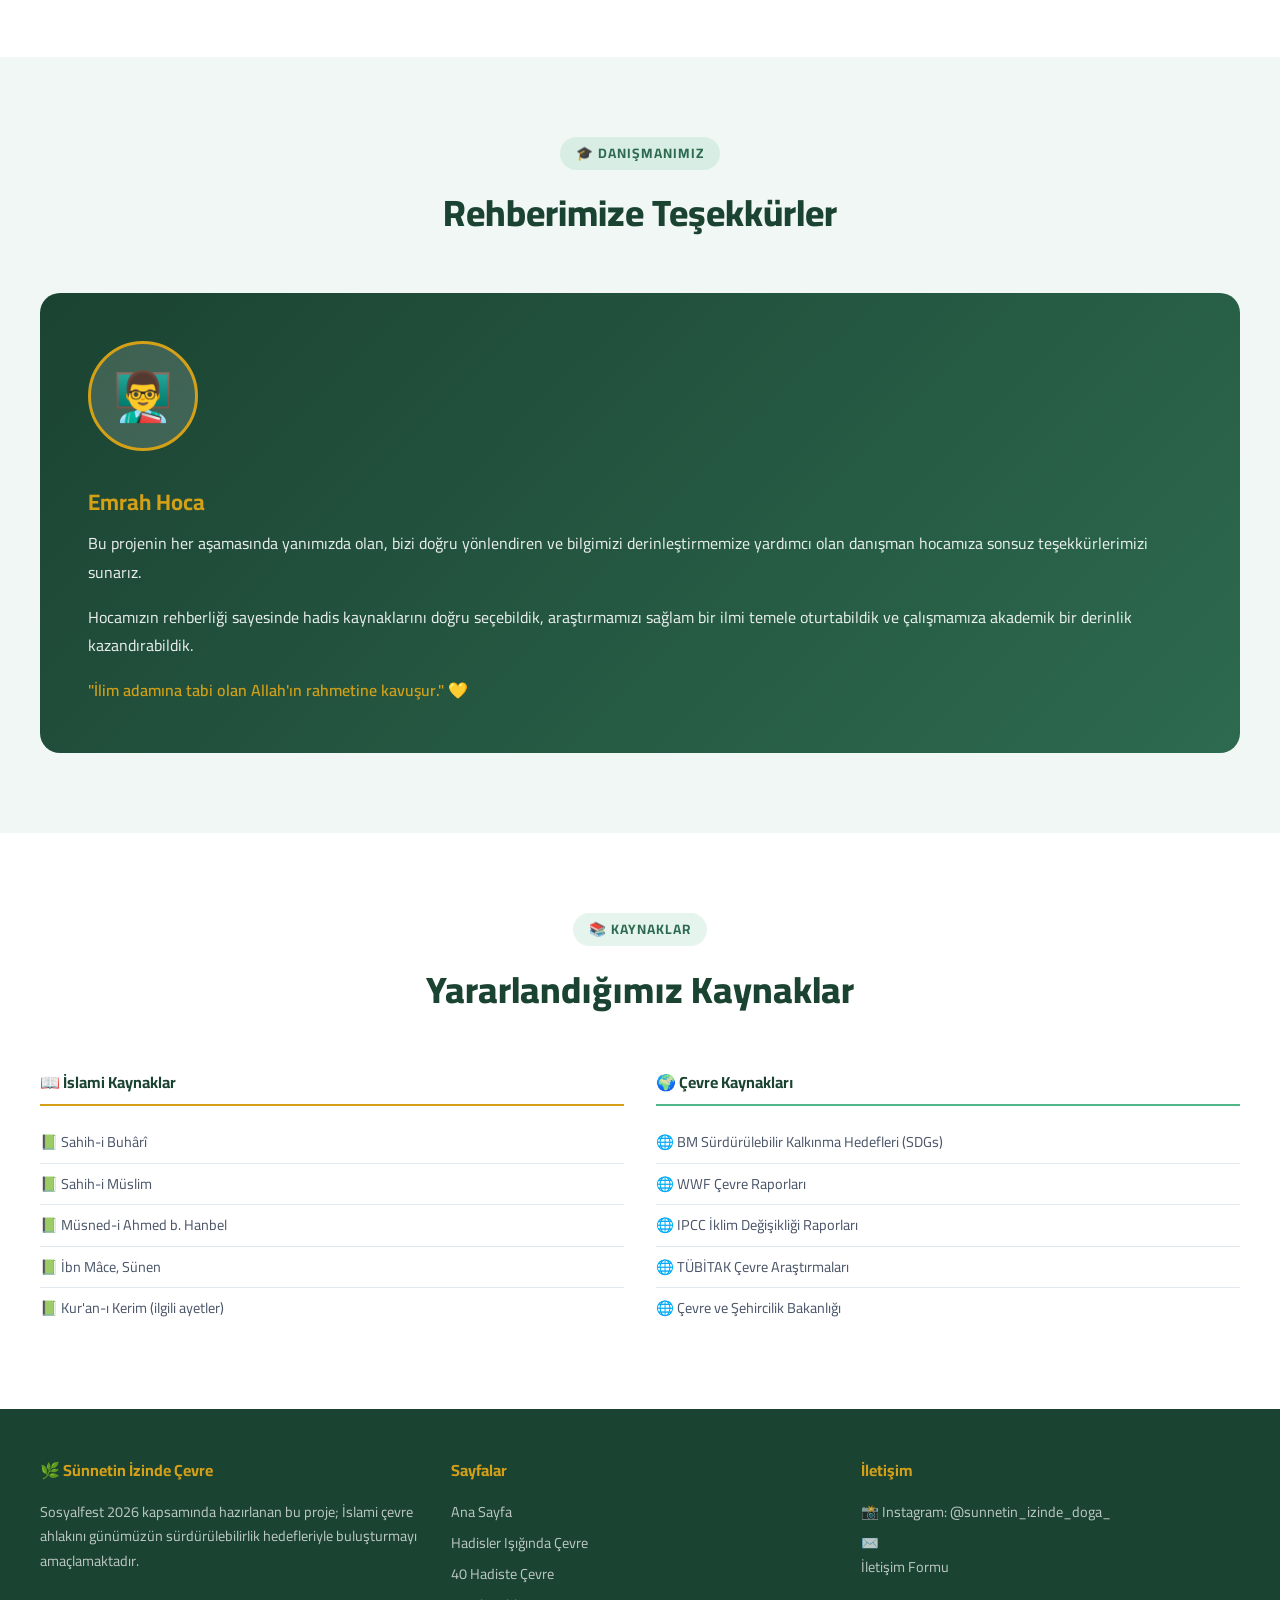
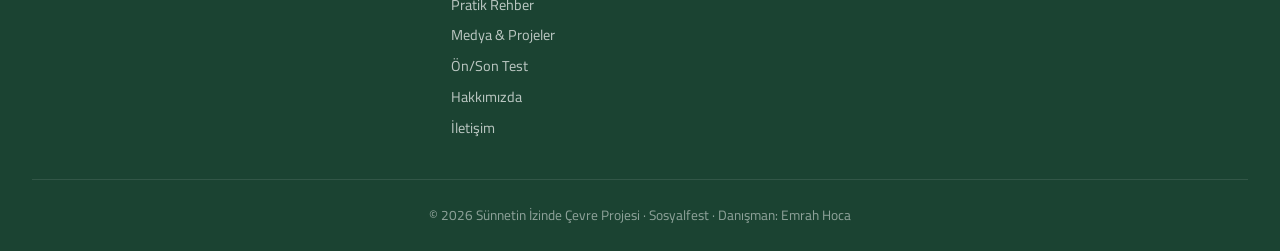
<file: hakkimizda.html>
<!DOCTYPE html>
<html lang="tr">
<head>
  <meta charset="UTF-8">
  <meta name="viewport" content="width=device-width, initial-scale=1.0">
  <title>Hakkımızda | Sünnetin İzinde Çevre</title>
  <meta name="description" content="Proje ekibimiz, motivasyonumuz ve Sosyalfest 2026 yolculuğumuz.">
  <link rel="stylesheet" href="style.css">
  <link rel="manifest" href="manifest.json">
  <meta name="theme-color" content="#1b4332">
  <link rel="icon" type="image/svg+xml" href="data:image/svg+xml,<svg xmlns='http://www.w3.org/2000/svg' viewBox='0 0 100 100'><text y='.9em' font-size='90'>🌿</text></svg>">
  <style>
    .zaman-cizelgesi {
      position: relative;
      max-width: 700px;
      margin: 0 auto;
    }
    .zaman-cizelgesi::before {
      content: '';
      position: absolute;
      left: 30px;
      top: 0; bottom: 0;
      width: 2px;
      background: linear-gradient(to bottom, var(--altin), var(--acik-yesil));
    }
    .zaman-adim {
      display: flex;
      gap: 1.5rem;
      margin-bottom: 2rem;
      position: relative;
    }
    .zaman-nokta {
      width: 60px;
      height: 60px;
      border-radius: 50%;
      background: linear-gradient(135deg, var(--yesil), var(--acik-yesil));
      display: flex;
      align-items: center;
      justify-content: center;
      font-size: 1.5rem;
      flex-shrink: 0;
      position: relative;
      z-index: 1;
      box-shadow: 0 4px 15px rgba(45,106,79,0.3);
    }
    .zaman-metin {
      background: var(--beyaz);
      border-radius: 14px;
      padding: 1.2rem 1.5rem;
      box-shadow: 0 4px 15px rgba(0,0,0,0.07);
      flex: 1;
      border: 1px solid rgba(45,106,79,0.1);
    }
    .zaman-metin h4 { color: var(--koyu-yesil); margin-bottom:0.4rem; }
    .zaman-metin p { font-size:0.9rem; color:var(--gri-metin); }
    .zaman-metin .tarih { font-size:0.78rem; color:var(--altin); font-weight:700; margin-bottom:0.4rem; }

    .deger-kart {
      text-align: center;
      padding: 2rem;
      background: var(--beyaz);
      border-radius: 16px;
      box-shadow: 0 4px 20px rgba(0,0,0,0.07);
      border-bottom: 4px solid var(--altin);
    }
    .deger-kart .deger-ikon { font-size: 2.5rem; margin-bottom: 0.8rem; }
    .deger-kart h3 { color:var(--koyu-yesil); margin-bottom:0.5rem; }
    .deger-kart p { font-size:0.9rem; color:var(--gri-metin); }

    .danisman-kart {
      background: linear-gradient(135deg, var(--koyu-yesil), var(--yesil));
      border-radius: 20px;
      padding: 3rem;
      color: white;
      display: flex;
      gap: 2rem;
      align-items: center;
      flex-wrap: wrap;
    }
    .danisman-avatar {
      width: 110px;
      height: 110px;
      border-radius: 50%;
      background: rgba(255,255,255,0.15);
      display: flex;
      align-items: center;
      justify-content: center;
      font-size: 3rem;
      border: 3px solid var(--altin);
      flex-shrink: 0;
    }
    .danisman-bilgi h3 { font-size:1.4rem; color:var(--altin); margin-bottom:0.5rem; }
    .danisman-bilgi p { color:rgba(255,255,255,0.9); line-height:1.8; }
  </style>
</head>
<body>

<nav>
  <a href="index.html" class="nav-logo">
    <span class="logo-icon">🌿</span>
    <span>Sünnetin İzinde Çevre<small>Sosyalfest 2026 Projesi</small></span>
  </a>
  <ul class="nav-links" id="navLinks">
    <li><a href="index.html">Ana Sayfa</a></li>
    <li><a href="hadisler.html">Hadisler</a></li>
    <li><a href="hadis-arsivi.html">40 Hadiste Çevre</a></li>
    <li><a href="pratik-rehber.html">Pratik Rehber</a></li>
    <li><a href="medya.html">Medya</a></li>
    <li><a href="test.html">Test</a></li>
    <li><a href="hakkimizda.html">Hakkımızda</a></li>
    <li><a href="iletisim.html">İletişim</a></li>
  </ul>
  <div class="hamburger" id="hamburger">
    <span></span><span></span><span></span>
  </div>
</nav>

<div class="sayfa-baslik">
  <h1>👥 Hakkımızda & Projemiz</h1>
  <p>Kim olduğumuz, ne yaptığımız ve bu yola neden çıktığımız</p>
</div>

<!-- PROJENİN ÇIKIŞ NOKTASI -->
<section class="arka-acik">
  <div class="konteyner">
    <div style="display:grid; grid-template-columns: 1fr 1fr; gap:3rem; align-items:center; flex-wrap:wrap;">
      <div>
        <span class="etiket" style="display:inline-block; background:rgba(82,183,136,0.15); color:var(--yesil); padding:0.3rem 1rem; border-radius:50px; font-size:0.85rem; font-weight:700; letter-spacing:1px; text-transform:uppercase; margin-bottom:0.8rem;">Projenin Hikayesi</span>
        <h2 style="font-size:1.9rem; color:var(--koyu-yesil); font-weight:800; margin-bottom:1.2rem;">Bu Konuyu Neden Seçtik?</h2>
        <p style="color:var(--gri-metin); line-height:1.9; margin-bottom:1rem;">
          Sosyalfest 2026 için proje konusu seçerken uzun süre düşündük. Sadece güncel bir konu değil; hem köklerimizden beslenen hem de geleceğe açılan bir yol arıyorduk.
        </p>
        <p style="color:var(--gri-metin); line-height:1.9; margin-bottom:1rem;">
          Araştırmalarımız sırasında fark ettik ki; bugün dünyanın <strong>"sürdürülebilirlik"</strong> adı altında çözüm aradığı çevre krizine karşı, bizim medeniyetimiz yüzyıllar öncesinden sarsılmaz bir disiplin ve rehber sunmuştu. Kadim öğretilerimizin doğayı bir <strong>"emanet"</strong> olarak gören yaklaşımı, aslında bugün küresel ölçekte hayata geçirilmeye çalışılan çevreci politikaların en saf halini oluşturuyordu.
        </p>
        <p style="color:var(--gri-metin); line-height:1.9;">
          Bu buluşma noktası bizi heyecanlandırdı. Su tasarrufundan hayvan merhametine, israfın önlenmesinden yeşil alanların korunmasına kadar her şeyin birbirine ne kadar sıkı bağlarla bağlı olduğunu gördük. Ve ortaya şu soruyu çıkardık: <em>"Geçmişin bilgeliğiyle harmanlanmış modern bir çevre manifestosu hazırlasaydık, bu dünya nasıl görünürdü?"</em>
        </p>
      </div>
      <div>
        <div style="background:linear-gradient(135deg, var(--koyu-yesil), var(--yesil)); border-radius:20px; padding:2.5rem; color:white; text-align:center;">
          <div style="font-family:'Amiri', serif; font-size:2rem; color:var(--altin); margin-bottom:1rem; line-height:1.6;">
            "وَلَا تُفْسِدُوا فِي الْأَرْضِ بَعْدَ إِصْلَاحِهَا"
          </div>
          <p style="color:rgba(255,255,255,0.9); font-style:italic; margin-bottom:0.5rem;">"Yeryüzü ıslah edildikten sonra onda bozgunculuk etmeyin."</p>
          <small style="color:var(--altin);">Araf Suresi, 56. Ayet</small>
        </div>
      </div>
    </div>
  </div>
</section>

<!-- EKİBİMİZ -->
<section class="arka-beyaz">
  <div class="konteyner">
    <div class="bolum-baslik">
      <span class="etiket">👥 Ekibimiz</span>
      <h2>Projenin Arkasındaki Ekip</h2>
      <p>Her biri bu projeye farklı bir renk katan ekip arkadaşlarımız</p>
    </div>

    <div class="ekip-grid">
      <div class="ekip-kart">
        <div class="ekip-avatar">👩‍💼</div>
        <h3>Hazal Koç</h3>
        <div class="rol">⭐ Proje Lideri & Sosyal Medya Sorumlusu</div>
        <p>Projenin genel koordinasyonunu üstlendi. Web sitesinin içerik akışını, Instagram hesabımızın yönetimini ve takipçilerle iletişimi yürütüyor.</p>
      </div>

      <div class="ekip-kart">
        <div class="ekip-avatar">👩</div>
        <h3>İclal Yiğit</h3>
        <div class="rol">✍️ Metin Yazarı & Araştırmacı</div>
        <p>Hadislerin çevre bilimiyle bağlantısını kuran ana metinleri kaleme aldı. Hadis kaynaklarını proje metinleri için derledi.</p>
      </div>

      <div class="ekip-kart">
        <div class="ekip-avatar">👩‍💻</div>
        <h3>Halime Özkan</h3>
        <div class="rol">🎬 Video Kurgu & Seslendirme</div>
        <p>CapCut ile video düzenlemelerini ve seslendirmeleri gerçekleştirdi. Görsel anlatımın dili oldu.</p>
      </div>

      <div class="ekip-kart">
        <div class="ekip-avatar">🧕</div>
        <h3>Fatma Özer</h3>
        <div class="rol">🎨 Görsel Tasarım & Araştırma</div>
        <p>Çevre istatistiklerini ve görsel materyalleri derledi. Instagram gönderilerinin ve afişlerin tasarımını üstlendi.</p>
      </div>
    </div>
  </div>
</section>

<!-- PROJENİN DEĞERLERİ -->
<section class="arka-acik">
  <div class="konteyner">
    <div class="bolum-baslik">
      <span class="etiket">🌟 Değerlerimiz</span>
      <h2>Bu Projeyi Ayakta Tutan Üç Temel</h2>
    </div>

    <div class="kart-grid">
      <div class="deger-kart">
        <div class="deger-ikon">📚</div>
        <h3>İlim</h3>
        <p>Her iddia kaynaklandırılmış, her hadis özgün kaynaklardan alınmıştır. İlim, peygamberimizin en çok teşvik ettiği ibadettir.</p>
      </div>
      <div class="deger-kart">
        <div class="deger-ikon">🌱</div>
        <h3>Sorumluluk</h3>
        <p>Yeryüzü emanet; onu korumak farz. Bu projede bilgi üretmekle kalmayıp harekete geçmeyi de hedefledik.</p>
      </div>
      <div class="deger-kart">
        <div class="deger-ikon">🤝</div>
        <h3>Paylaşım</h3>
        <p>"Kim bir hayra delâlet ederse..." anlayışıyla öğrendiklerimizi yayıyoruz. Bilgi paylaştıkça çoğalır.</p>
      </div>
    </div>
  </div>
</section>

<!-- PROJENİN YOL HARİTASI -->
<section class="arka-beyaz">
  <div class="konteyner">
    <div class="bolum-baslik">
      <span class="etiket">📅 Süreç</span>
      <h2>Projenin Yolculuğu</h2>
    </div>

    <div class="zaman-cizelgesi">
      <div class="zaman-adim">
        <div class="zaman-nokta">💡</div>
        <div class="zaman-metin">
          <div class="tarih">Ocak 2026</div>
          <h4>Fikrin Doğması</h4>
          <p>Din Kültürü dersinde okunan hadis sonrasında projenin konusu belirlendi. "Kıyamet kopsa da fidan dik" bizi etkilemişti.</p>
        </div>
      </div>

      <div class="zaman-adim">
        <div class="zaman-nokta">🔍</div>
        <div class="zaman-metin">
          <div class="tarih">Şubat 2026</div>
          <h4>Araştırma ve Derleme</h4>
          <p>Kütüphane ve dijital kaynaklardan 40+ çevre hadisi derlendi, BM sürdürülebilirlik hedefleriyle karşılaştırmalar yapıldı.</p>
        </div>
      </div>

      <div class="zaman-adim">
        <div class="zaman-nokta">🎬</div>
        <div class="zaman-metin">
          <div class="tarih">Mart 2026</div>
          <h4>İçerik Üretimi</h4>
          <p>Videolar çekildi, CapCut ile kurgu yapıldı, Instagram hesabı açıldı, web sitesi oluşturuldu, afişler tasarlandı.</p>
        </div>
      </div>

      <div class="zaman-adim">
        <div class="zaman-nokta">🏆</div>
        <div class="zaman-metin">
          <div class="tarih">Sosyalfest 2026</div>
          <h4>Sunum Günü</h4>
          <p>Tüm çalışmalar bir araya getirildi. Hedefimiz: İnsanları düşündürmek ve harekete geçirmek.</p>
        </div>
      </div>
    </div>
  </div>
</section>

<!-- DANIŞMAN -->
<section class="arka-acik">
  <div class="konteyner">
    <div class="bolum-baslik">
      <span class="etiket">🎓 Danışmanımız</span>
      <h2>Rehberimize Teşekkürler</h2>
    </div>

    <div class="danisman-kart">
      <div class="danisman-avatar">👨‍🏫</div>
      <div class="danisman-bilgi">
        <h3>Emrah Hoca</h3>
        <p>
          Bu projenin her aşamasında yanımızda olan, bizi doğru yönlendiren ve bilgimizi derinleştirmemize yardımcı olan danışman hocamıza sonsuz teşekkürlerimizi sunarız.
        </p>
        <p style="margin-top:1rem;">
          Hocamızın rehberliği sayesinde hadis kaynaklarını doğru seçebildik, araştırmamızı sağlam bir ilmi temele oturtabildik ve çalışmamıza akademik bir derinlik kazandırabildik.
        </p>
        <p style="margin-top:1rem; color:var(--altin); font-weight:600;">
          "İlim adamına tabi olan Allah'ın rahmetine kavuşur." 💛
        </p>
      </div>
    </div>
  </div>
</section>

<!-- KAYNAKÇA -->
<section class="arka-beyaz">
  <div class="konteyner">
    <div class="bolum-baslik">
      <span class="etiket">📚 Kaynaklar</span>
      <h2>Yararlandığımız Kaynaklar</h2>
    </div>

    <div style="display:grid; grid-template-columns:1fr 1fr; gap:2rem;">
      <div>
        <h3 style="color:var(--koyu-yesil); margin-bottom:1rem; font-size:1rem; border-bottom:2px solid var(--altin); padding-bottom:0.5rem;">📖 İslami Kaynaklar</h3>
        <ul style="list-style:none; padding:0;">
          <li style="padding:0.5rem 0; border-bottom:1px solid #e2e8f0; font-size:0.9rem; color:var(--gri-metin);">📗 Sahih-i Buhârî</li>
          <li style="padding:0.5rem 0; border-bottom:1px solid #e2e8f0; font-size:0.9rem; color:var(--gri-metin);">📗 Sahih-i Müslim</li>
          <li style="padding:0.5rem 0; border-bottom:1px solid #e2e8f0; font-size:0.9rem; color:var(--gri-metin);">📗 Müsned-i Ahmed b. Hanbel</li>
          <li style="padding:0.5rem 0; border-bottom:1px solid #e2e8f0; font-size:0.9rem; color:var(--gri-metin);">📗 İbn Mâce, Sünen</li>
          <li style="padding:0.5rem 0; font-size:0.9rem; color:var(--gri-metin);">📗 Kur'an-ı Kerim (ilgili ayetler)</li>
        </ul>
      </div>
      <div>
        <h3 style="color:var(--koyu-yesil); margin-bottom:1rem; font-size:1rem; border-bottom:2px solid var(--acik-yesil); padding-bottom:0.5rem;">🌍 Çevre Kaynakları</h3>
        <ul style="list-style:none; padding:0;">
          <li style="padding:0.5rem 0; border-bottom:1px solid #e2e8f0; font-size:0.9rem; color:var(--gri-metin);">🌐 BM Sürdürülebilir Kalkınma Hedefleri (SDGs)</li>
          <li style="padding:0.5rem 0; border-bottom:1px solid #e2e8f0; font-size:0.9rem; color:var(--gri-metin);">🌐 WWF Çevre Raporları</li>
          <li style="padding:0.5rem 0; border-bottom:1px solid #e2e8f0; font-size:0.9rem; color:var(--gri-metin);">🌐 IPCC İklim Değişikliği Raporları</li>
          <li style="padding:0.5rem 0; border-bottom:1px solid #e2e8f0; font-size:0.9rem; color:var(--gri-metin);">🌐 TÜBİTAK Çevre Araştırmaları</li>
          <li style="padding:0.5rem 0; font-size:0.9rem; color:var(--gri-metin);">🌐 Çevre ve Şehircilik Bakanlığı</li>
        </ul>
      </div>
    </div>
  </div>
</section>

<footer>
  <div class="footer-icerik">
    <div class="footer-bolum">
      <h4>🌿 Sünnetin İzinde Çevre</h4>
      <p>Sosyalfest 2026 kapsamında hazırlanan bu proje; İslami çevre ahlakını günümüzün sürdürülebilirlik hedefleriyle buluşturmayı amaçlamaktadır.</p>
    </div>
    <div class="footer-bolum">
      <h4>Sayfalar</h4>
      <a href="index.html">Ana Sayfa</a>
      <a href="hadisler.html">Hadisler Işığında Çevre</a>
      <a href="hadis-arsivi.html">40 Hadiste Çevre</a>
      <a href="pratik-rehber.html">Pratik Rehber</a>
      <a href="medya.html">Medya & Projeler</a>
      <a href="test.html">Ön/Son Test</a>
      <a href="hakkimizda.html">Hakkımızda</a>
      <a href="iletisim.html">İletişim</a>
    </div>
    <div class="footer-bolum">
      <h4>İletişim</h4>
      <p>📸 Instagram: @sunnetin_izinde_doga_</p>
      <p>✉️ <a href="iletisim.html">İletişim Formu</a></p>
    </div>
  </div>
  <div class="footer-alt">
    <p>© 2026 Sünnetin İzinde Çevre Projesi · Sosyalfest · Danışman: Emrah Hoca</p>
  </div>
</footer>

<script src="script.js"></script>
</body>
</html>
</file>
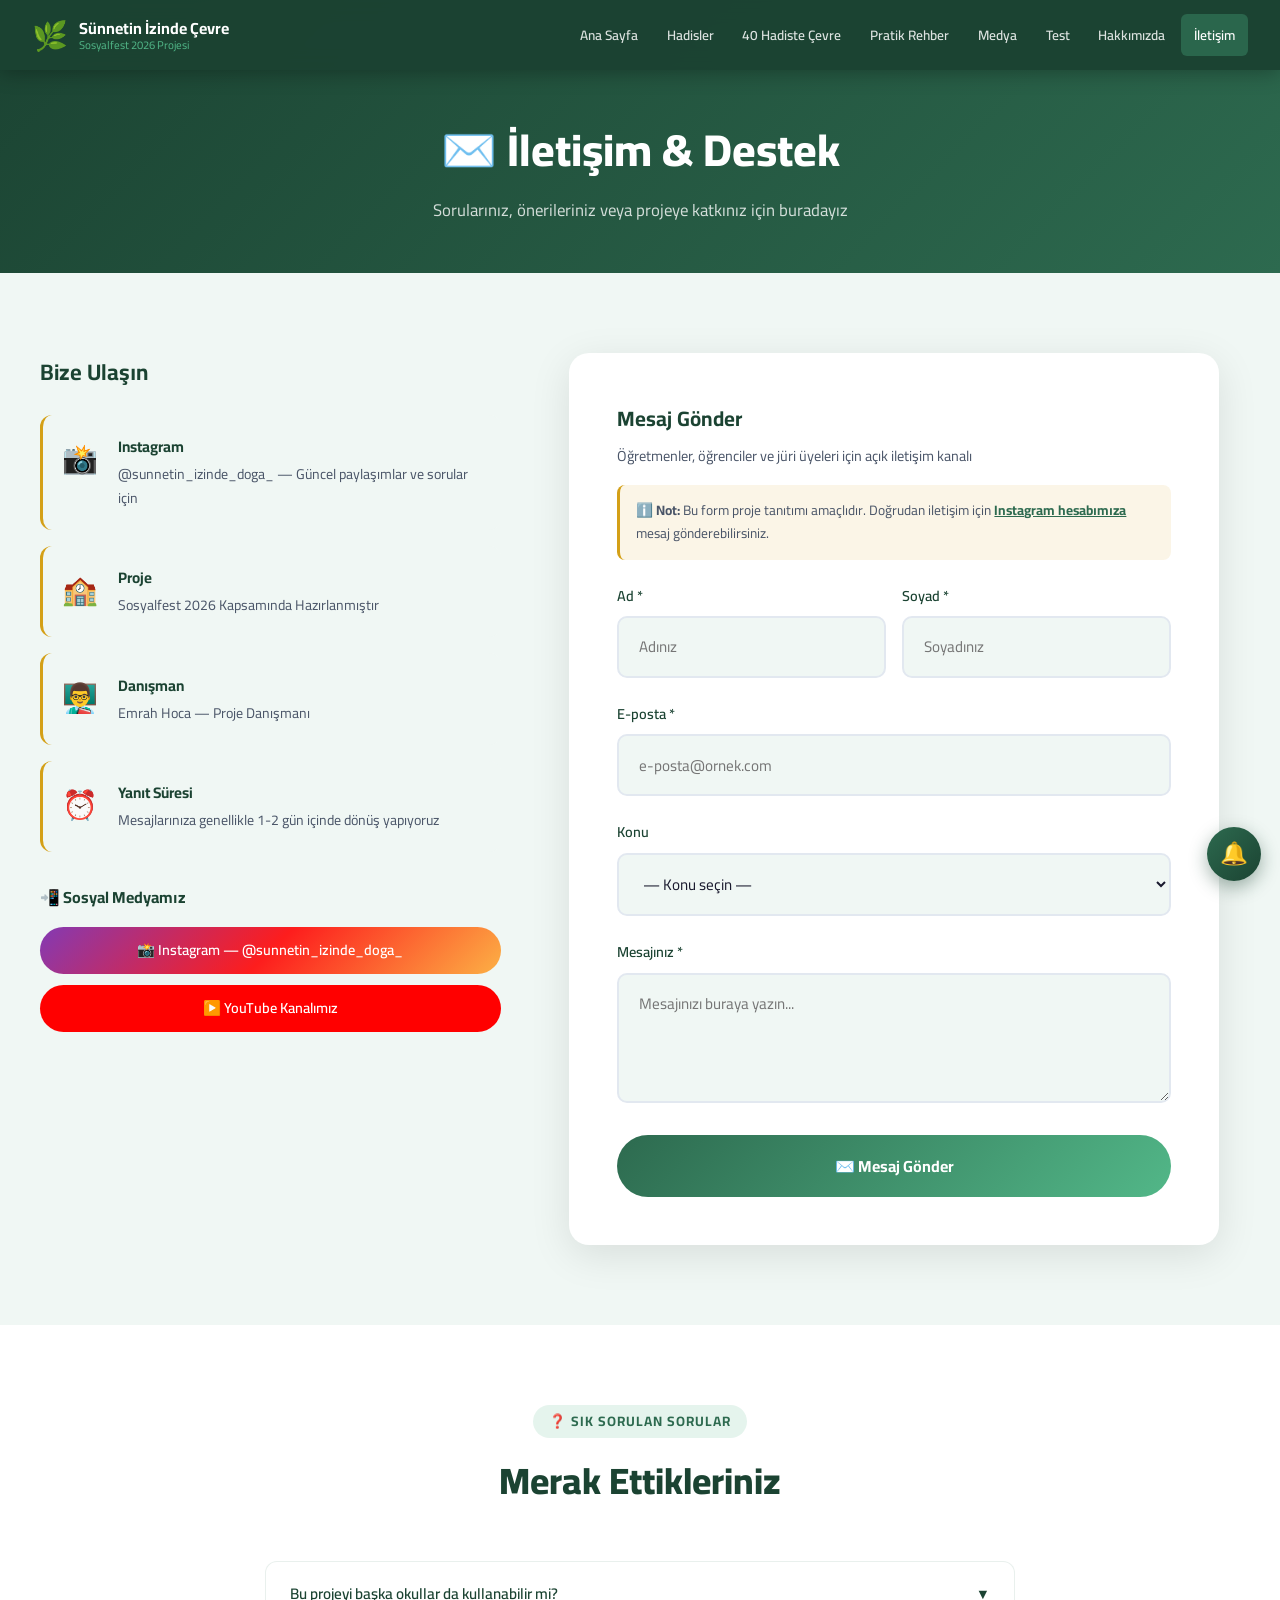
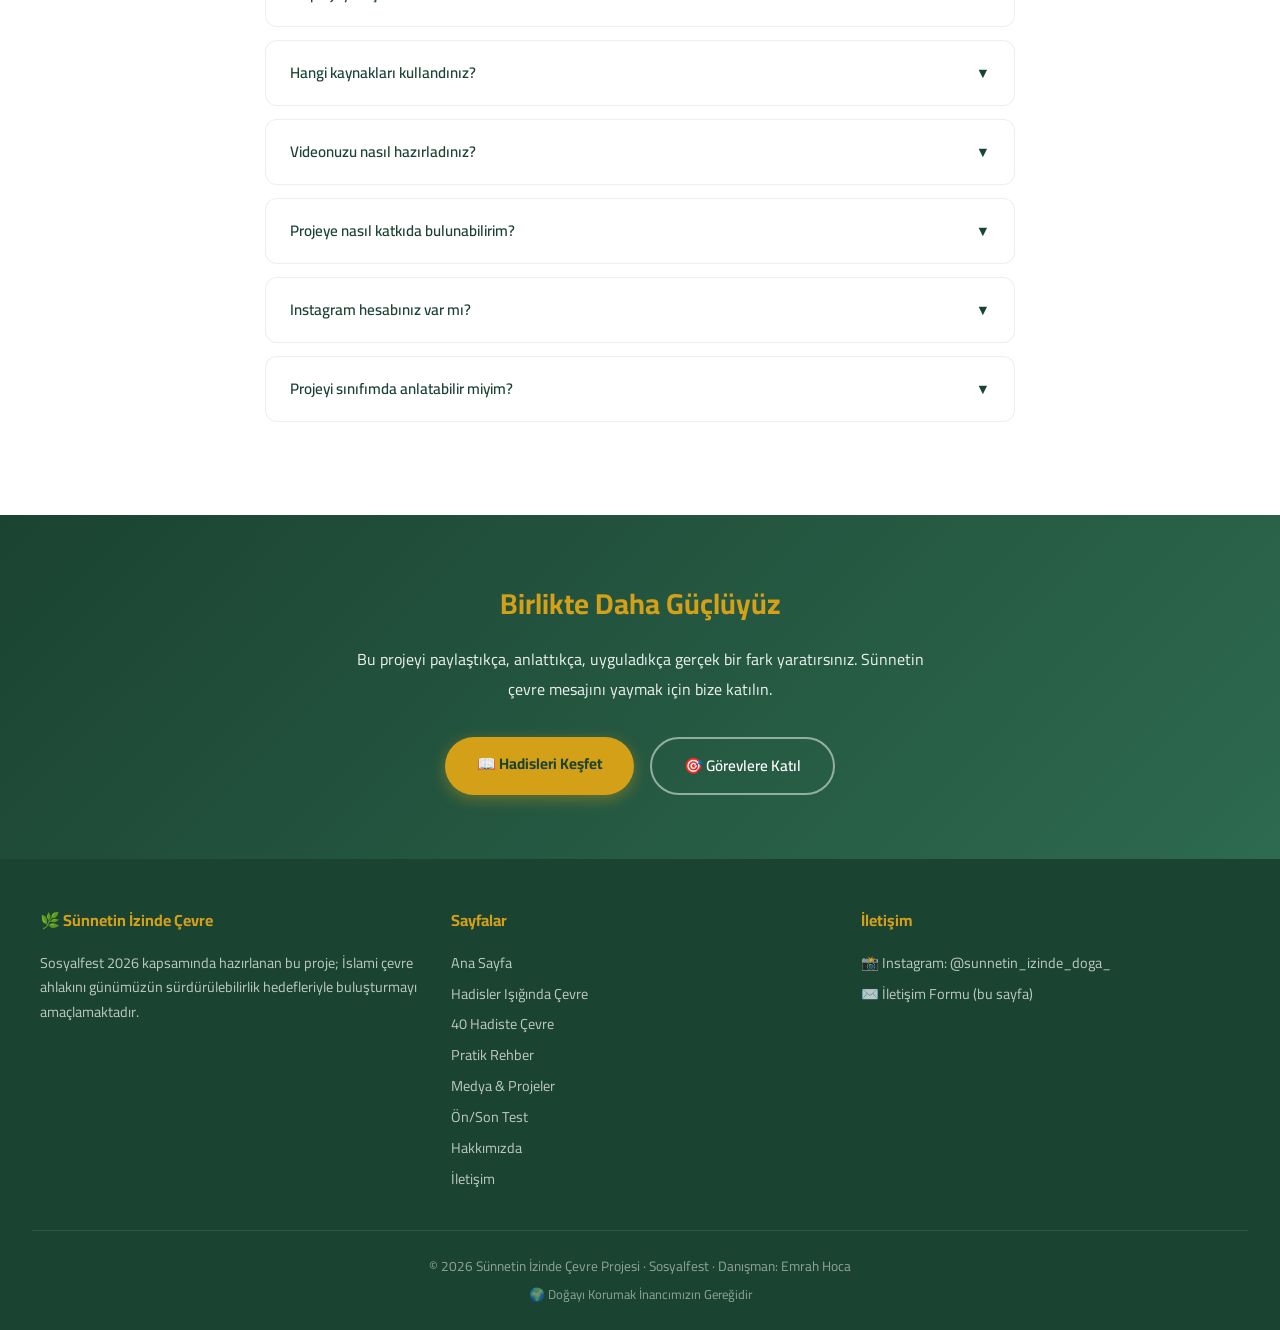
<file: iletisim.html>
<!DOCTYPE html>
<html lang="tr">
<head>
  <meta charset="UTF-8">
  <meta name="viewport" content="width=device-width, initial-scale=1.0">
  <title>İletişim | Sünnetin İzinde Çevre</title>
  <meta name="description" content="Bize ulaşın, sorularınızı sorun, projeye katkıda bulunun.">
  <link rel="stylesheet" href="style.css">
  <link rel="manifest" href="manifest.json">
  <meta name="theme-color" content="#1b4332">
  <link rel="icon" type="image/svg+xml" href="data:image/svg+xml,<svg xmlns='http://www.w3.org/2000/svg' viewBox='0 0 100 100'><text y='.9em' font-size='90'>🌿</text></svg>">
  <style>
    .iletisim-grid {
      display: grid;
      grid-template-columns: 1fr 1.5fr;
      gap: 3rem;
      align-items: start;
    }
    @media(max-width: 768px) {
      .iletisim-grid { grid-template-columns: 1fr; }
    }
    .iletisim-bilgi-kart {
      display: flex;
      align-items: flex-start;
      gap: 1rem;
      padding: 1.2rem;
      background: var(--arka-acik);
      border-radius: 12px;
      margin-bottom: 1rem;
      border-left: 3px solid var(--altin);
    }
    .iletisim-bilgi-kart .ikon {
      font-size: 1.8rem;
      min-width: 40px;
    }
    .iletisim-bilgi-kart h4 {
      color: var(--koyu-yesil);
      font-size: 0.95rem;
      margin-bottom: 0.2rem;
    }
    .iletisim-bilgi-kart p {
      font-size: 0.88rem;
      color: var(--gri-metin);
    }
    .sss-madde {
      background: var(--beyaz);
      border-radius: 12px;
      margin-bottom: 0.8rem;
      border: 1px solid rgba(45,106,79,0.1);
      overflow: hidden;
    }
    .sss-soru {
      padding: 1.2rem 1.5rem;
      cursor: pointer;
      display: flex;
      justify-content: space-between;
      align-items: center;
      font-weight: 600;
      color: var(--koyu-yesil);
      font-size: 0.95rem;
      transition: background 0.2s;
    }
    .sss-soru:hover { background: var(--arka-acik); }
    .sss-cevap {
      display: none;
      padding: 0 1.5rem 1.2rem;
      font-size: 0.9rem;
      color: var(--gri-metin);
      line-height: 1.8;
      border-top: 1px solid #e2e8f0;
      padding-top: 1rem;
    }
    .sss-cevap.acik { display: block; }
    .sss-ok { transition: transform 0.3s; font-size: 0.9rem; }
    .sss-ok.donmus { transform: rotate(180deg); }
  </style>
</head>
<body>

<nav>
  <a href="index.html" class="nav-logo">
    <span class="logo-icon">🌿</span>
    <span>Sünnetin İzinde Çevre<small>Sosyalfest 2026 Projesi</small></span>
  </a>
  <ul class="nav-links" id="navLinks">
    <li><a href="index.html">Ana Sayfa</a></li>
    <li><a href="hadisler.html">Hadisler</a></li>
    <li><a href="hadis-arsivi.html">40 Hadiste Çevre</a></li>
    <li><a href="pratik-rehber.html">Pratik Rehber</a></li>
    <li><a href="medya.html">Medya</a></li>
    <li><a href="test.html">Test</a></li>
    <li><a href="hakkimizda.html">Hakkımızda</a></li>
    <li><a href="iletisim.html">İletişim</a></li>
  </ul>
  <div class="hamburger" id="hamburger">
    <span></span><span></span><span></span>
  </div>
</nav>

<div class="sayfa-baslik">
  <h1>✉️ İletişim & Destek</h1>
  <p>Sorularınız, önerileriniz veya projeye katkınız için buradayız</p>
</div>

<!-- İLETİŞİM BÖLÜMÜ -->
<section class="arka-acik">
  <div class="konteyner">
    <div class="iletisim-grid">
      <!-- SOL TARAF: BİLGİLER -->
      <div>
        <h2 style="color:var(--koyu-yesil); font-size:1.4rem; margin-bottom:1.5rem;">Bize Ulaşın</h2>

        <div class="iletisim-bilgi-kart">
          <span class="ikon">📸</span>
          <div>
            <h4>Instagram</h4>
            <p>@sunnetin_izinde_doga_ — Güncel paylaşımlar ve sorular için</p>
          </div>
        </div>

        <div class="iletisim-bilgi-kart">
          <span class="ikon">🏫</span>
          <div>
            <h4>Proje</h4>
            <p>Sosyalfest 2026 Kapsamında Hazırlanmıştır</p>
          </div>
        </div>

        <div class="iletisim-bilgi-kart">
          <span class="ikon">👨‍🏫</span>
          <div>
            <h4>Danışman</h4>
            <p>Emrah Hoca — Proje Danışmanı</p>
          </div>
        </div>

        <div class="iletisim-bilgi-kart">
          <span class="ikon">⏰</span>
          <div>
            <h4>Yanıt Süresi</h4>
            <p>Mesajlarınıza genellikle 1-2 gün içinde dönüş yapıyoruz</p>
          </div>
        </div>

        <!-- SOSYAL MEDYA -->
        <div style="margin-top:2rem;">
          <h3 style="color:var(--koyu-yesil); font-size:1rem; margin-bottom:1rem;">📲 Sosyal Medyamız</h3>
          <div style="display:flex; flex-direction:column; gap:0.7rem;">
            <a href="https://www.instagram.com/sunnetin_izinde_doga_/" target="_blank" rel="noopener" class="sosyal-btn instagram" style="justify-content:center;">📸 Instagram — @sunnetin_izinde_doga_</a>
            <a href="https://www.youtube.com/@sunnetinizindedoga" target="_blank" rel="noopener" class="sosyal-btn youtube" style="justify-content:center;">▶️ YouTube Kanalımız</a>
          </div>
        </div>
      </div>

      <!-- SAĞ TARAF: FORM -->
      <div>
        <div class="form-alani">
          <h2 style="color:var(--koyu-yesil); font-size:1.3rem; margin-bottom:0.5rem;">Mesaj Gönder</h2>
          <p style="color:var(--gri-metin); font-size:0.9rem; margin-bottom:1rem;">Öğretmenler, öğrenciler ve jüri üyeleri için açık iletişim kanalı</p>

          <div style="background:rgba(212,160,23,0.1); border-left:3px solid var(--altin); border-radius:8px; padding:0.9rem 1rem; margin-bottom:1.5rem; font-size:0.85rem; color:var(--gri-metin);">
            ℹ️ <strong>Not:</strong> Bu form proje tanıtımı amaçlıdır. Doğrudan iletişim için <a href="https://www.instagram.com/sunnetin_izinde_doga_/" target="_blank" rel="noopener" style="color:var(--yesil); font-weight:700;">Instagram hesabımıza</a> mesaj gönderebilirsiniz.
          </div>

          <form id="iletisimFormu">
            <div style="display:grid; grid-template-columns:1fr 1fr; gap:1rem;">
              <div class="form-grup">
                <label>Ad *</label>
                <input type="text" placeholder="Adınız" required>
              </div>
              <div class="form-grup">
                <label>Soyad *</label>
                <input type="text" placeholder="Soyadınız" required>
              </div>
            </div>

            <div class="form-grup">
              <label>E-posta *</label>
              <input type="email" placeholder="e-posta@ornek.com" required>
            </div>

            <div class="form-grup">
              <label>Konu</label>
              <select>
                <option value="">— Konu seçin —</option>
                <option>Projeye İlişkin Soru</option>
                <option>Jüri Soruları</option>
                <option>İş Birliği Teklifi</option>
                <option>Materyal İsteği</option>
                <option>Diğer</option>
              </select>
            </div>

            <div class="form-grup">
              <label>Mesajınız *</label>
              <textarea placeholder="Mesajınızı buraya yazın..." required></textarea>
            </div>

            <button type="submit" class="form-gonder-btn">✉️ Mesaj Gönder</button>
          </form>

          <div class="mesaj-kutu" id="formMesaj">
            ℹ️ Bu bir tanıtım formudur. Gerçekten ulaşmak için lütfen Instagram'dan mesaj gönderin.
          </div>
        </div>
      </div>
    </div>
  </div>
</section>

<!-- SSS BÖLÜMÜ -->
<section class="arka-beyaz">
  <div class="konteyner">
    <div class="bolum-baslik">
      <span class="etiket">❓ Sık Sorulan Sorular</span>
      <h2>Merak Ettikleriniz</h2>
    </div>

    <div style="max-width:750px; margin:0 auto;">
      <div class="sss-madde">
        <div class="sss-soru" onclick="sssTikla(this)">
          Bu projeyi başka okullar da kullanabilir mi?
          <span class="sss-ok">▼</span>
        </div>
        <div class="sss-cevap">
          Evet! Hazırladığımız materyaller (PDF afiş, infografik, sunum) tamamen ücretsiz olarak indirilebilir. Tek ricamız; kullandığınızda kaynak göstermeniz.
        </div>
      </div>

      <div class="sss-madde">
        <div class="sss-soru" onclick="sssTikla(this)">
          Hangi kaynakları kullandınız?
          <span class="sss-ok">▼</span>
        </div>
        <div class="sss-cevap">
          Hadisler için Buhârî, Müslim, Müsned-i Ahmed ve İbn Mâce gibi temel hadis kaynaklarını kullandık. Çevre verileri için BM raporları, WWF araştırmaları ve IPCC raporlarından yararlandık. Tam kaynakça <a href="hakkimizda.html" style="color:var(--yesil);">Hakkımızda</a> sayfasındadır.
        </div>
      </div>

      <div class="sss-madde">
        <div class="sss-soru" onclick="sssTikla(this)">
          Videonuzu nasıl hazırladınız?
          <span class="sss-ok">▼</span>
        </div>
        <div class="sss-cevap">
          CapCut video düzenleme uygulamasını kullandık. Seslendirmeler ekip üyelerimiz tarafından gerçekleştirildi. Görsel materyaller için Canva'dan yararlandık.
        </div>
      </div>

      <div class="sss-madde">
        <div class="sss-soru" onclick="sssTikla(this)">
          Projeye nasıl katkıda bulunabilirim?
          <span class="sss-ok">▼</span>
        </div>
        <div class="sss-cevap">
          En büyük katkı; bu siteyi çevrenizdeki insanlarla paylaşmak! Ayrıca sosyal medyamızı takip edip gönderilerimizi paylaşabilir, haftalık görevleri yapıp bizi etiketleyebilirsiniz.
        </div>
      </div>

      <div class="sss-madde">
        <div class="sss-soru" onclick="sssTikla(this)">
          Instagram hesabınız var mı?
          <span class="sss-ok">▼</span>
        </div>
        <div class="sss-cevap">
          Evet! @sunnetin_izinde_doga_ hesabını takip edebilirsiniz. Hadis paylaşımları, çevre haberleri ve haftalık görevlerimiz orada yayınlanmaktadır.
        </div>
      </div>

      <div class="sss-madde">
        <div class="sss-soru" onclick="sssTikla(this)">
          Projeyi sınıfımda anlatabilir miyim?
          <span class="sss-ok">▼</span>
        </div>
        <div class="sss-cevap">
          Tabii ki! Medya sayfamızdaki PowerPoint sunumunu indirip kullanabilirsiniz. Ayrıca afişleri indirip sınıfınıza asabilirsiniz. Eğitim amaçlı kullanım serbesttir.
        </div>
      </div>
    </div>
  </div>
</section>

<!-- DESTEK ÇAĞRISI -->
<section style="background: linear-gradient(135deg, var(--koyu-yesil), var(--yesil)); padding:4rem 2rem; text-align:center;">
  <div class="konteyner">
    <h2 style="color:var(--altin); font-size:1.8rem; margin-bottom:1rem;">Birlikte Daha Güçlüyüz</h2>
    <p style="color:rgba(255,255,255,0.9); max-width:600px; margin:0 auto 2rem; line-height:1.9;">
      Bu projeyi paylaştıkça, anlattıkça, uyguladıkça gerçek bir fark yaratırsınız. Sünnetin çevre mesajını yaymak için bize katılın.
    </p>
    <div class="hero-butonlar" style="justify-content:center;">
      <a href="hadisler.html" class="btn-birincil">📖 Hadisleri Keşfet</a>
      <a href="pratik-rehber.html" class="btn-ikincil">🎯 Görevlere Katıl</a>
    </div>
  </div>
</section>

<footer>
  <div class="footer-icerik">
    <div class="footer-bolum">
      <h4>🌿 Sünnetin İzinde Çevre</h4>
      <p>Sosyalfest 2026 kapsamında hazırlanan bu proje; İslami çevre ahlakını günümüzün sürdürülebilirlik hedefleriyle buluşturmayı amaçlamaktadır.</p>
    </div>
    <div class="footer-bolum">
      <h4>Sayfalar</h4>
      <a href="index.html">Ana Sayfa</a>
      <a href="hadisler.html">Hadisler Işığında Çevre</a>
      <a href="hadis-arsivi.html">40 Hadiste Çevre</a>
      <a href="pratik-rehber.html">Pratik Rehber</a>
      <a href="medya.html">Medya & Projeler</a>
      <a href="test.html">Ön/Son Test</a>
      <a href="hakkimizda.html">Hakkımızda</a>
      <a href="iletisim.html">İletişim</a>
    </div>
    <div class="footer-bolum">
      <h4>İletişim</h4>
      <p>📸 Instagram: @sunnetin_izinde_doga_</p>
      <p>✉️ İletişim Formu (bu sayfa)</p>
    </div>
  </div>
  <div class="footer-alt">
    <p>© 2026 Sünnetin İzinde Çevre Projesi · Sosyalfest · Danışman: Emrah Hoca</p>
    <p style="margin-top:0.4rem; font-size:0.8rem;">🌍 Doğayı Korumak İnancımızın Gereğidir</p>
  </div>
</footer>

<script src="script.js"></script>
<script>
function sssTikla(el) {
  const cevap = el.nextElementSibling;
  const ok = el.querySelector('.sss-ok');
  const acikMi = cevap.classList.contains('acik');

  // Tüm açıkları kapat
  document.querySelectorAll('.sss-cevap').forEach(c => c.classList.remove('acik'));
  document.querySelectorAll('.sss-ok').forEach(o => o.classList.remove('donmus'));

  // Tıklananı aç (eğer kapalıysa)
  if (!acikMi) {
    cevap.classList.add('acik');
    ok.classList.add('donmus');
  }
}
</script>
</body>
</html>
</file>
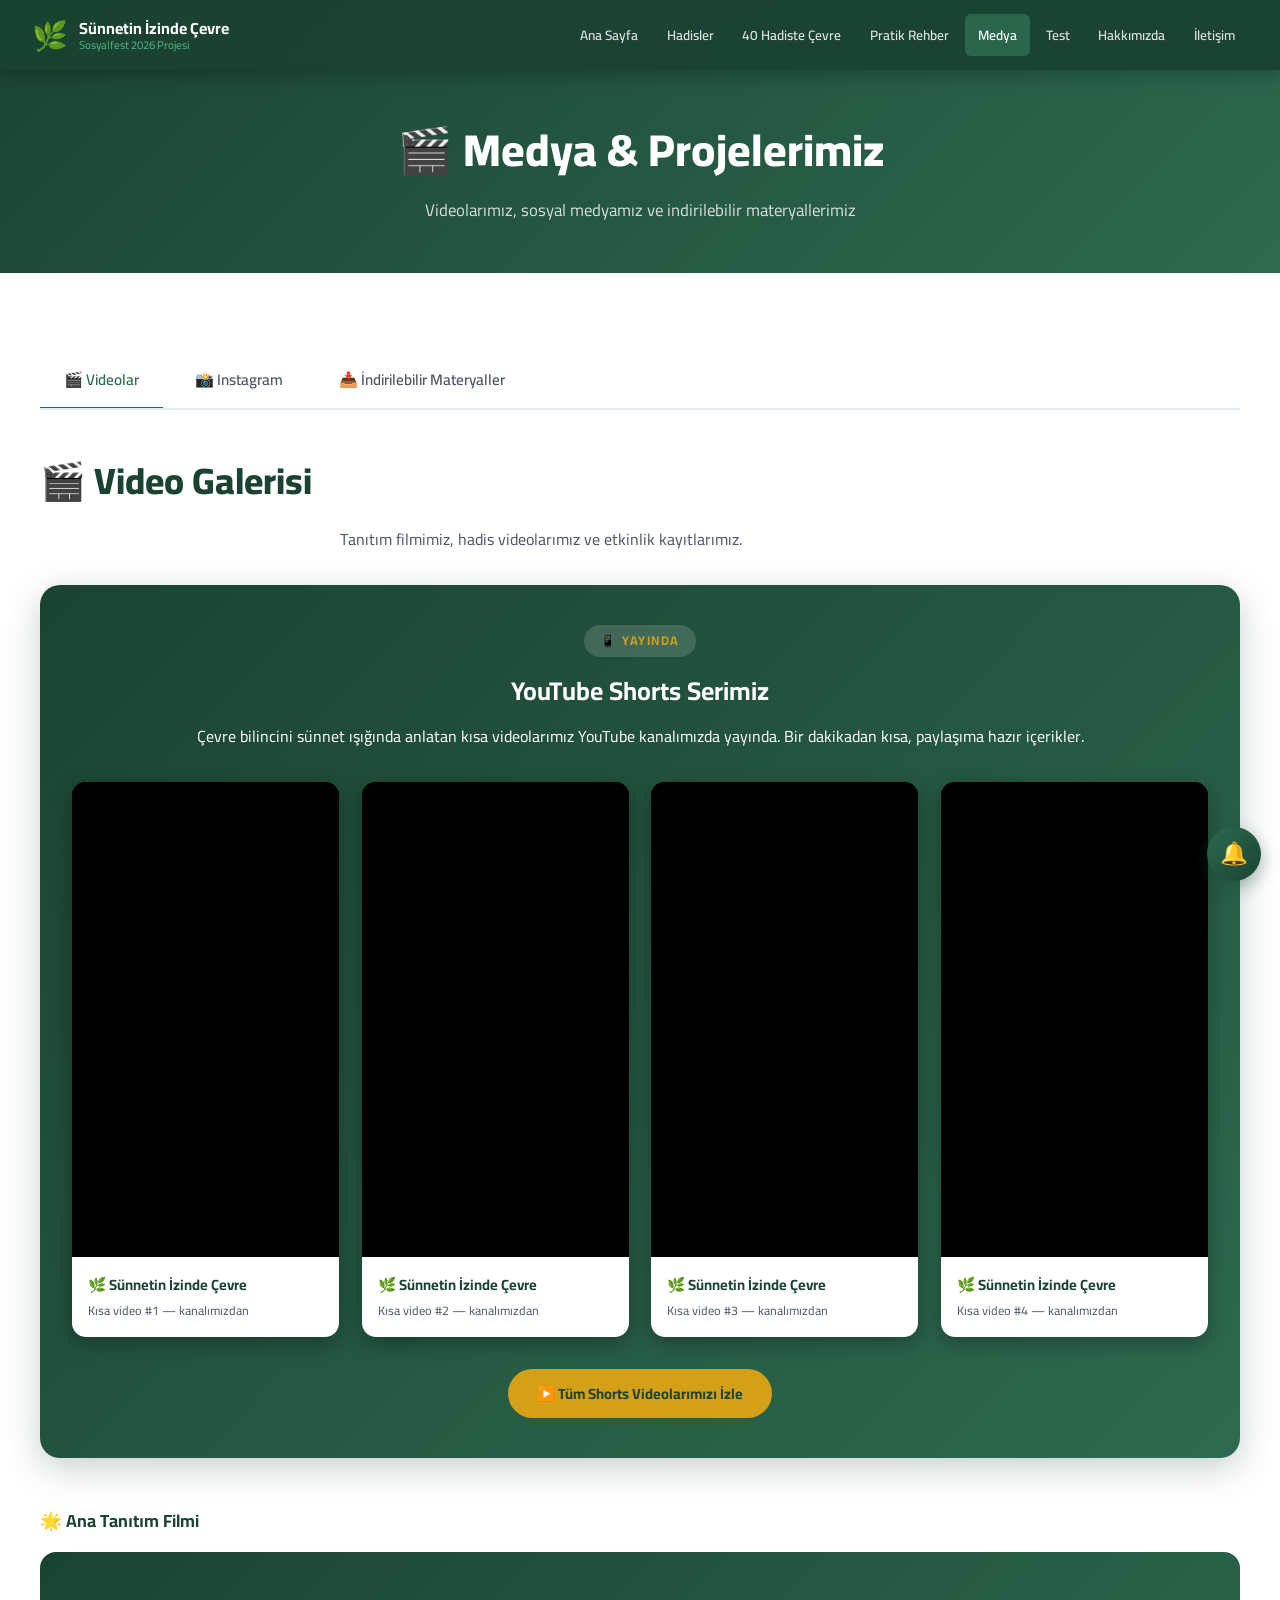
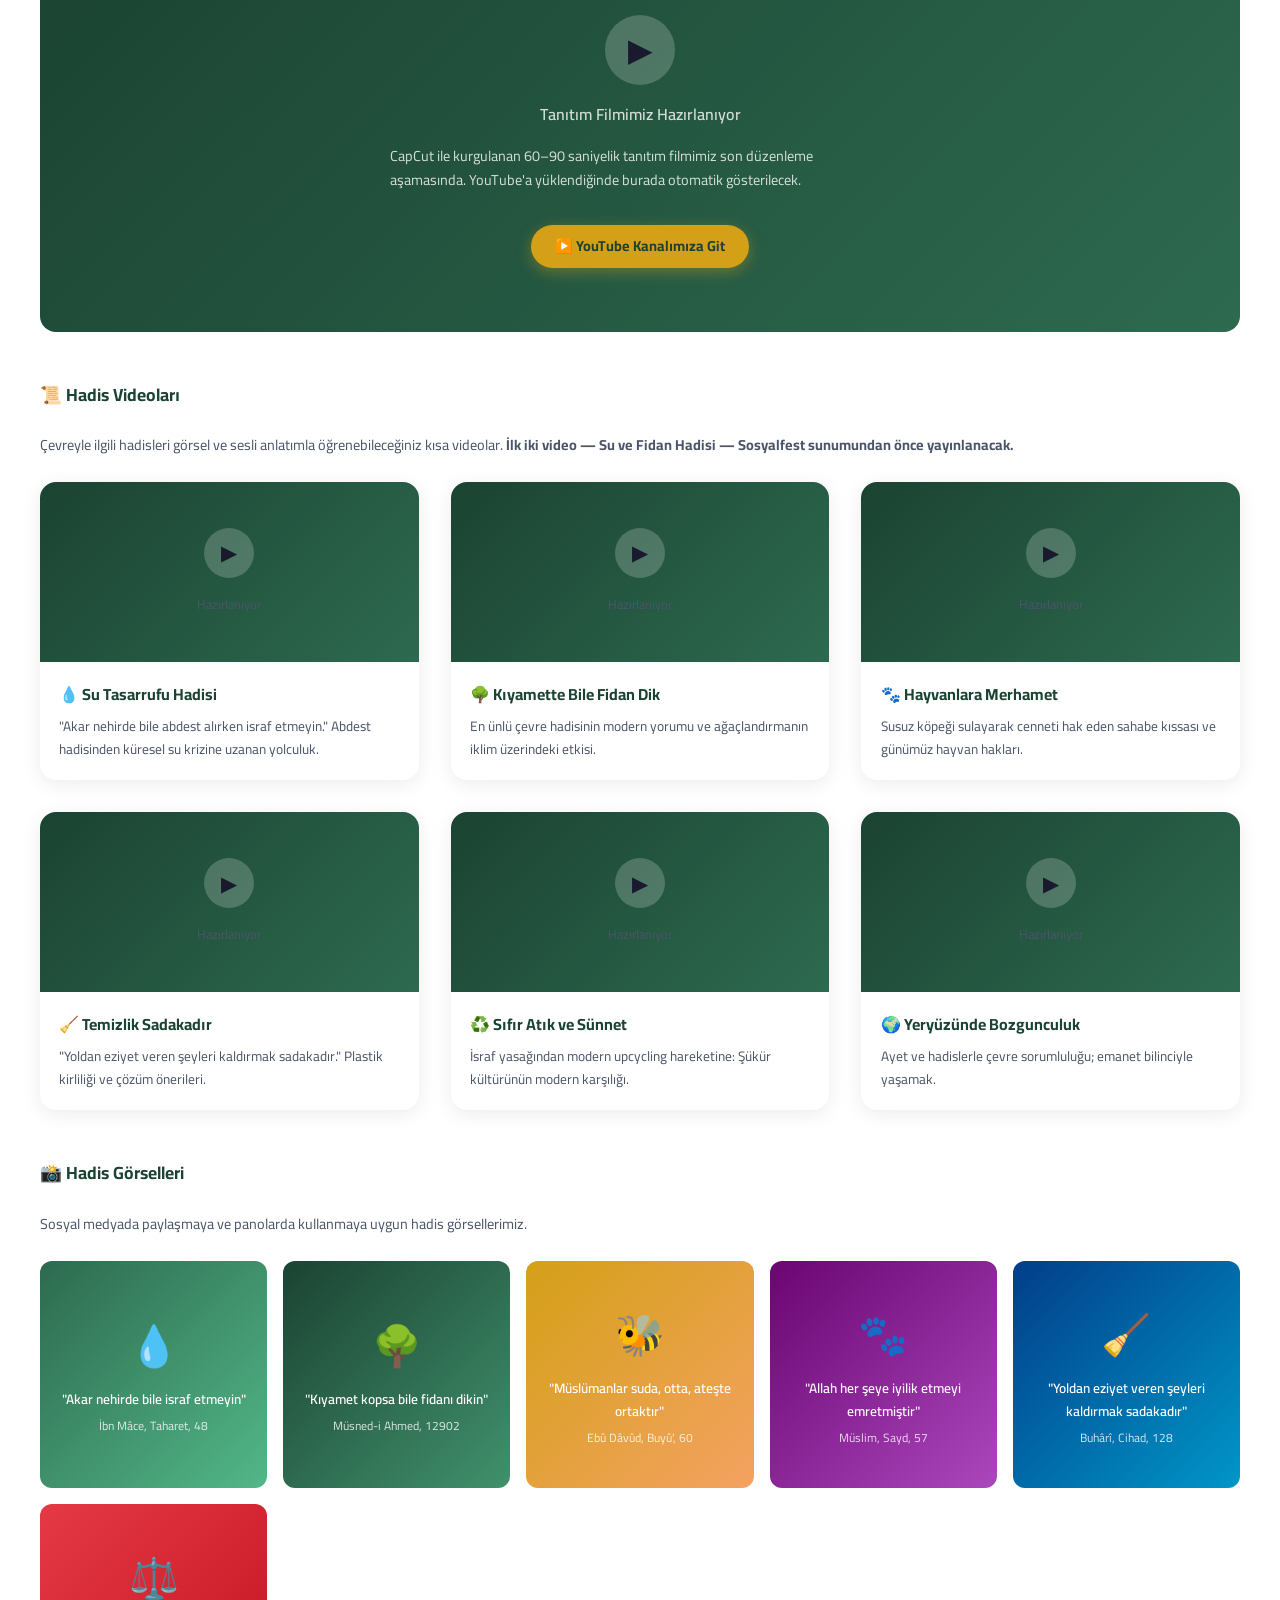
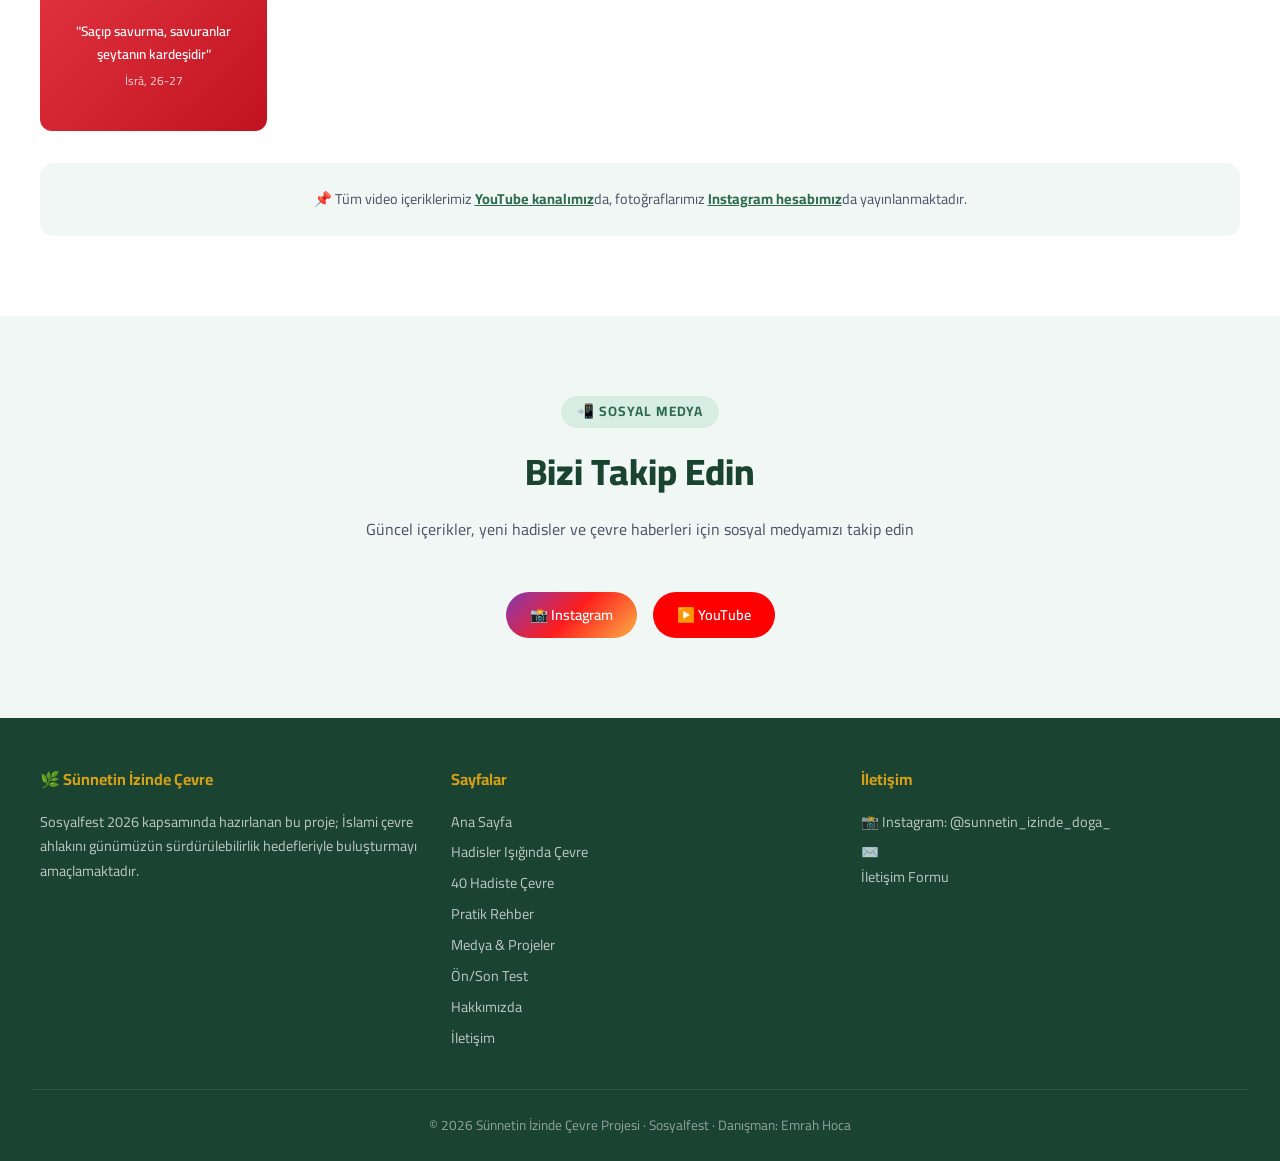
<file: medya.html>
<!DOCTYPE html>
<html lang="tr">
<head>
  <meta charset="UTF-8">
  <meta name="viewport" content="width=device-width, initial-scale=1.0">
  <title>Medya & Projeler | Sünnetin İzinde Çevre</title>
  <meta name="description" content="Videolar, Instagram gönderileri ve indirilebilir materyaller.">
  <link rel="stylesheet" href="style.css">
  <link rel="manifest" href="manifest.json">
  <meta name="theme-color" content="#1b4332">
  <link rel="icon" type="image/svg+xml" href="data:image/svg+xml,<svg xmlns='http://www.w3.org/2000/svg' viewBox='0 0 100 100'><text y='.9em' font-size='90'>🌿</text></svg>">
  <style>
    .sekme-sistem {
      display: flex;
      gap: 0.5rem;
      margin-bottom: 2.5rem;
      border-bottom: 2px solid #e2e8f0;
      overflow-x: auto;
    }
    .sekme-btn {
      padding: 0.8rem 1.5rem;
      border: none;
      background: none;
      font-family: 'Cairo', sans-serif;
      font-size: 0.95rem;
      font-weight: 600;
      color: var(--gri-metin);
      cursor: pointer;
      white-space: nowrap;
      border-bottom: 3px solid transparent;
      margin-bottom: -2px;
      transition: all 0.3s;
    }
    .sekme-btn.aktif, .sekme-btn:hover {
      color: var(--yesil);
      border-bottom-color: var(--yesil);
    }
    .sekme-icerik { display: none; }
    .sekme-icerik.aktif { display: block; }

    .video-grid {
      display: grid;
      grid-template-columns: repeat(auto-fit, minmax(300px, 1fr));
      gap: 2rem;
    }
    .video-kart {
      background: var(--beyaz);
      border-radius: 16px;
      overflow: hidden;
      box-shadow: 0 4px 20px rgba(0,0,0,0.08);
      transition: all 0.3s;
    }
    .video-kart:hover {
      transform: translateY(-5px);
      box-shadow: 0 12px 35px rgba(0,0,0,0.15);
    }
    .video-kart .video-baslik-bolum {
      padding: 1.2rem;
    }
    .video-kart h3 { font-size:1rem; color:var(--koyu-yesil); margin-bottom:0.4rem; }
    .video-kart p { font-size:0.85rem; color:var(--gri-metin); }

    .instagram-grid {
      display: grid;
      grid-template-columns: repeat(auto-fill, minmax(200px, 1fr));
      gap: 1rem;
    }
    .instagram-post {
      background: linear-gradient(135deg, var(--yesil), var(--acik-yesil));
      border-radius: 12px;
      aspect-ratio: 1;
      display: flex;
      flex-direction: column;
      align-items: center;
      justify-content: center;
      color: white;
      text-align: center;
      padding: 1rem;
      cursor: pointer;
      transition: all 0.3s;
    }
    .instagram-post:hover { transform: scale(1.02); }
    .instagram-post .post-emoji { font-size: 2.5rem; margin-bottom: 0.5rem; }
    .instagram-post p { font-size: 0.85rem; font-weight: 600; }
    .instagram-post small { font-size: 0.75rem; opacity: 0.8; margin-top: 0.3rem; }

    .indirme-listesi { display: flex; flex-direction: column; gap: 1rem; }

    /* YouTube Shorts Galerisi */
    .shorts-bolum {
      background: linear-gradient(135deg, #1b4332 0%, #2d6a4f 100%);
      border-radius: 20px;
      padding: 2.5rem 2rem;
      margin-bottom: 3rem;
      color: #fff;
      box-shadow: 0 10px 35px rgba(27,67,50,0.25);
    }
    .shorts-bolum-baslik {
      text-align: center;
      margin-bottom: 2rem;
    }
    .shorts-rozet {
      display: inline-block;
      background: rgba(255,255,255,0.15);
      color: var(--altin);
      padding: 0.35rem 1rem;
      border-radius: 50px;
      font-size: 0.78rem;
      font-weight: 700;
      letter-spacing: 1.5px;
      margin-bottom: 0.8rem;
    }
    .shorts-bolum h2 {
      color: #fff;
      font-size: 1.6rem;
      margin-bottom: 0.6rem;
    }
    .shorts-bolum > p.shorts-aciklama {
      color: rgba(255,255,255,0.88);
      font-size: 0.95rem;
      max-width: 640px;
      margin: 0 auto;
      line-height: 1.7;
    }
    .shorts-grid {
      display: grid;
      grid-template-columns: repeat(auto-fit, minmax(220px, 1fr));
      gap: 1.4rem;
      margin-top: 2rem;
    }
    .short-kart {
      background: #000;
      border-radius: 14px;
      overflow: hidden;
      box-shadow: 0 6px 20px rgba(0,0,0,0.3);
      transition: transform 0.3s, box-shadow 0.3s;
      display: flex;
      flex-direction: column;
    }
    .short-kart:hover {
      transform: translateY(-6px);
      box-shadow: 0 14px 30px rgba(0,0,0,0.4);
    }
    .short-iframe-wrap {
      position: relative;
      width: 100%;
      padding-top: 177.78%; /* 9:16 aspect ratio */
      background: #000;
    }
    .short-iframe-wrap iframe {
      position: absolute;
      top: 0; left: 0;
      width: 100%;
      height: 100%;
      border: 0;
    }
    .short-altyazi {
      padding: 0.9rem 1rem 1.1rem;
      background: #fff;
      color: var(--koyu-yesil);
    }
    .short-altyazi h4 {
      font-size: 0.92rem;
      margin-bottom: 0.3rem;
      color: var(--koyu-yesil);
      font-weight: 700;
    }
    .short-altyazi p {
      font-size: 0.78rem;
      color: var(--gri-metin);
      line-height: 1.4;
    }
    .shorts-cta {
      text-align: center;
      margin-top: 2rem;
    }
    .shorts-cta a {
      display: inline-block;
      background: var(--altin);
      color: var(--koyu-yesil);
      padding: 0.75rem 1.8rem;
      border-radius: 50px;
      text-decoration: none;
      font-weight: 700;
      font-size: 0.92rem;
      transition: transform 0.2s, box-shadow 0.2s;
    }
    .shorts-cta a:hover {
      transform: translateY(-2px);
      box-shadow: 0 8px 20px rgba(212,160,23,0.4);
    }
    @media (max-width: 600px) {
      .shorts-bolum { padding: 1.8rem 1rem; }
      .shorts-grid { grid-template-columns: repeat(2, 1fr); gap: 0.9rem; }
      .short-altyazi { padding: 0.7rem 0.7rem 0.9rem; }
      .short-altyazi h4 { font-size: 0.82rem; }
      .short-altyazi p { font-size: 0.72rem; }
    }
  </style>
</head>
<body>

<nav>
  <a href="index.html" class="nav-logo">
    <span class="logo-icon">🌿</span>
    <span>Sünnetin İzinde Çevre<small>Sosyalfest 2026 Projesi</small></span>
  </a>
  <ul class="nav-links" id="navLinks">
    <li><a href="index.html">Ana Sayfa</a></li>
    <li><a href="hadisler.html">Hadisler</a></li>
    <li><a href="hadis-arsivi.html">40 Hadiste Çevre</a></li>
    <li><a href="pratik-rehber.html">Pratik Rehber</a></li>
    <li><a href="medya.html">Medya</a></li>
    <li><a href="test.html">Test</a></li>
    <li><a href="hakkimizda.html">Hakkımızda</a></li>
    <li><a href="iletisim.html">İletişim</a></li>
  </ul>
  <div class="hamburger" id="hamburger">
    <span></span><span></span><span></span>
  </div>
</nav>

<div class="sayfa-baslik">
  <h1>🎬 Medya & Projelerimiz</h1>
  <p>Videolarımız, sosyal medyamız ve indirilebilir materyallerimiz</p>
</div>

<section>
  <div class="konteyner">

    <!-- SEKME SİSTEMİ -->
    <div class="sekme-sistem">
      <button class="sekme-btn aktif" onclick="sekmeAc('videolar', this)">🎬 Videolar</button>
      <button class="sekme-btn" onclick="sekmeAc('instagram', this)">📸 Instagram</button>
      <button class="sekme-btn" onclick="sekmeAc('indirmeler', this)">📥 İndirilebilir Materyaller</button>
    </div>

    <!-- VİDEOLAR -->
    <div class="sekme-icerik aktif" id="sekme-videolar">
      <div class="bolum-baslik" style="text-align:left; margin-bottom:2rem;">
        <h2>🎬 Video Galerisi</h2>
        <p>Tanıtım filmimiz, hadis videolarımız ve etkinlik kayıtlarımız.</p>
      </div>

      <!-- YOUTUBE SHORTS — YAYINDA -->
      <div class="shorts-bolum">
        <div class="shorts-bolum-baslik">
          <span class="shorts-rozet">📱 YAYINDA</span>
          <h2>YouTube Shorts Serimiz</h2>
          <p class="shorts-aciklama">Çevre bilincini sünnet ışığında anlatan kısa videolarımız YouTube kanalımızda yayında. Bir dakikadan kısa, paylaşıma hazır içerikler.</p>
        </div>

        <div class="shorts-grid">
          <div class="short-kart">
            <div class="short-iframe-wrap">
              <iframe src="https://www.youtube.com/embed/YTgVVqwrvgg" title="Sünnetin İzinde Çevre — Shorts 1" frameborder="0" allow="accelerometer; autoplay; clipboard-write; encrypted-media; gyroscope; picture-in-picture; web-share" referrerpolicy="strict-origin-when-cross-origin" allowfullscreen loading="lazy"></iframe>
            </div>
            <div class="short-altyazi">
              <h4>🌿 Sünnetin İzinde Çevre</h4>
              <p>Kısa video #1 — kanalımızdan</p>
            </div>
          </div>

          <div class="short-kart">
            <div class="short-iframe-wrap">
              <iframe src="https://www.youtube.com/embed/8uWYYKGXuTM" title="Sünnetin İzinde Çevre — Shorts 2" frameborder="0" allow="accelerometer; autoplay; clipboard-write; encrypted-media; gyroscope; picture-in-picture; web-share" referrerpolicy="strict-origin-when-cross-origin" allowfullscreen loading="lazy"></iframe>
            </div>
            <div class="short-altyazi">
              <h4>🌿 Sünnetin İzinde Çevre</h4>
              <p>Kısa video #2 — kanalımızdan</p>
            </div>
          </div>

          <div class="short-kart">
            <div class="short-iframe-wrap">
              <iframe src="https://www.youtube.com/embed/eKSIm_4wT6Y" title="Sünnetin İzinde Çevre — Shorts 3" frameborder="0" allow="accelerometer; autoplay; clipboard-write; encrypted-media; gyroscope; picture-in-picture; web-share" referrerpolicy="strict-origin-when-cross-origin" allowfullscreen loading="lazy"></iframe>
            </div>
            <div class="short-altyazi">
              <h4>🌿 Sünnetin İzinde Çevre</h4>
              <p>Kısa video #3 — kanalımızdan</p>
            </div>
          </div>

          <div class="short-kart">
            <div class="short-iframe-wrap">
              <iframe src="https://www.youtube.com/embed/2_t_9tmd_MQ" title="Sünnetin İzinde Çevre — Shorts 4" frameborder="0" allow="accelerometer; autoplay; clipboard-write; encrypted-media; gyroscope; picture-in-picture; web-share" referrerpolicy="strict-origin-when-cross-origin" allowfullscreen loading="lazy"></iframe>
            </div>
            <div class="short-altyazi">
              <h4>🌿 Sünnetin İzinde Çevre</h4>
              <p>Kısa video #4 — kanalımızdan</p>
            </div>
          </div>
        </div>

        <div class="shorts-cta">
          <a href="https://www.youtube.com/@sunnetinizindedoga/shorts" target="_blank" rel="noopener">▶️ Tüm Shorts Videolarımızı İzle</a>
        </div>
      </div>

      <!-- Tanıtım Videosu - Ana -->
      <div style="margin-bottom:3rem;">
        <h3 style="color:var(--koyu-yesil); margin-bottom:1rem; font-size:1.1rem;">🌟 Ana Tanıtım Filmi</h3>
        <div class="video-placeholder" style="min-height:380px; border-radius:16px;">
          <div class="oynat">▶</div>
          <p style="font-size:1rem; font-weight:600;">Tanıtım Filmimiz Hazırlanıyor</p>
          <p style="max-width:500px;">CapCut ile kurgulanan 60–90 saniyelik tanıtım filmimiz son düzenleme aşamasında. YouTube'a yüklendiğinde burada otomatik gösterilecek.</p>
          <a href="https://www.youtube.com/@sunnetinizindedoga" target="_blank" rel="noopener" class="btn-birincil" style="margin-top:1rem; display:inline-block; padding:0.6rem 1.5rem; font-size:0.9rem;">▶️ YouTube Kanalımıza Git</a>
        </div>
      </div>

      <!-- Hadis Videoları -->
      <h3 style="color:var(--koyu-yesil); margin-bottom:1.5rem; font-size:1.1rem;">📜 Hadis Videoları</h3>
      <p style="color:var(--gri-metin); font-size:0.9rem; margin-bottom:1.5rem;">Çevreyle ilgili hadisleri görsel ve sesli anlatımla öğrenebileceğiniz kısa videolar. <strong>İlk iki video — Su ve Fidan Hadisi — Sosyalfest sunumundan önce yayınlanacak.</strong></p>
      <div class="video-grid">
        <div class="video-kart">
          <div class="video-placeholder" style="min-height:180px; border-radius:0;">
            <div class="oynat" style="width:50px; height:50px; font-size:1.3rem;">▶</div>
            <p style="font-size:0.8rem;">Hazırlanıyor</p>
          </div>
          <div class="video-baslik-bolum">
            <h3>💧 Su Tasarrufu Hadisi</h3>
            <p>"Akar nehirde bile abdest alırken israf etmeyin." Abdest hadisinden küresel su krizine uzanan yolculuk.</p>
          </div>
        </div>

        <div class="video-kart">
          <div class="video-placeholder" style="min-height:180px; border-radius:0;">
            <div class="oynat" style="width:50px; height:50px; font-size:1.3rem;">▶</div>
            <p style="font-size:0.8rem;">Hazırlanıyor</p>
          </div>
          <div class="video-baslik-bolum">
            <h3>🌳 Kıyamette Bile Fidan Dik</h3>
            <p>En ünlü çevre hadisinin modern yorumu ve ağaçlandırmanın iklim üzerindeki etkisi.</p>
          </div>
        </div>

        <div class="video-kart">
          <div class="video-placeholder" style="min-height:180px; border-radius:0;">
            <div class="oynat" style="width:50px; height:50px; font-size:1.3rem;">▶</div>
            <p style="font-size:0.8rem;">Hazırlanıyor</p>
          </div>
          <div class="video-baslik-bolum">
            <h3>🐾 Hayvanlara Merhamet</h3>
            <p>Susuz köpeği sulayarak cenneti hak eden sahabe kıssası ve günümüz hayvan hakları.</p>
          </div>
        </div>

        <div class="video-kart">
          <div class="video-placeholder" style="min-height:180px; border-radius:0;">
            <div class="oynat" style="width:50px; height:50px; font-size:1.3rem;">▶</div>
            <p style="font-size:0.8rem;">Hazırlanıyor</p>
          </div>
          <div class="video-baslik-bolum">
            <h3>🧹 Temizlik Sadakadır</h3>
            <p>"Yoldan eziyet veren şeyleri kaldırmak sadakadır." Plastik kirliliği ve çözüm önerileri.</p>
          </div>
        </div>

        <div class="video-kart">
          <div class="video-placeholder" style="min-height:180px; border-radius:0;">
            <div class="oynat" style="width:50px; height:50px; font-size:1.3rem;">▶</div>
            <p style="font-size:0.8rem;">Hazırlanıyor</p>
          </div>
          <div class="video-baslik-bolum">
            <h3>♻️ Sıfır Atık ve Sünnet</h3>
            <p>İsraf yasağından modern upcycling hareketine: Şükür kültürünün modern karşılığı.</p>
          </div>
        </div>

        <div class="video-kart">
          <div class="video-placeholder" style="min-height:180px; border-radius:0;">
            <div class="oynat" style="width:50px; height:50px; font-size:1.3rem;">▶</div>
            <p style="font-size:0.8rem;">Hazırlanıyor</p>
          </div>
          <div class="video-baslik-bolum">
            <h3>🌍 Yeryüzünde Bozgunculuk</h3>
            <p>Ayet ve hadislerle çevre sorumluluğu; emanet bilinciyle yaşamak.</p>
          </div>
        </div>
      </div>

      <!-- HADİS FOTOĞRAFLARI -->
      <h3 style="color:var(--koyu-yesil); margin:3rem 0 1.5rem; font-size:1.1rem;">📸 Hadis Görselleri</h3>
      <p style="color:var(--gri-metin); font-size:0.9rem; margin-bottom:1.5rem;">Sosyal medyada paylaşmaya ve panolarda kullanmaya uygun hadis görsellerimiz.</p>
      <div class="instagram-grid">
        <div class="instagram-post">
          <div class="post-emoji">💧</div>
          <p>"Akar nehirde bile israf etmeyin"</p>
          <small>İbn Mâce, Taharet, 48</small>
        </div>
        <div class="instagram-post" style="background: linear-gradient(135deg, #1b4332, #40916c);">
          <div class="post-emoji">🌳</div>
          <p>"Kıyamet kopsa bile fidanı dikin"</p>
          <small>Müsned-i Ahmed, 12902</small>
        </div>
        <div class="instagram-post" style="background: linear-gradient(135deg, #d4a017, #f4a261);">
          <div class="post-emoji">🐝</div>
          <p>"Müslümanlar suda, otta, ateşte ortaktır"</p>
          <small>Ebû Dâvûd, Buyû', 60</small>
        </div>
        <div class="instagram-post" style="background: linear-gradient(135deg, #6a0572, #ab47bc);">
          <div class="post-emoji">🐾</div>
          <p>"Allah her şeye iyilik etmeyi emretmiştir"</p>
          <small>Müslim, Sayd, 57</small>
        </div>
        <div class="instagram-post" style="background: linear-gradient(135deg, #023e8a, #0096c7);">
          <div class="post-emoji">🧹</div>
          <p>"Yoldan eziyet veren şeyleri kaldırmak sadakadır"</p>
          <small>Buhârî, Cihad, 128</small>
        </div>
        <div class="instagram-post" style="background: linear-gradient(135deg, #e63946, #c1121f);">
          <div class="post-emoji">⚖️</div>
          <p>"Saçıp savurma, savuranlar şeytanın kardeşidir"</p>
          <small>İsrâ, 26-27</small>
        </div>
      </div>

      <div style="background:var(--arka-acik); border-radius:14px; padding:1.5rem; margin-top:2rem; text-align:center;">
        <p style="color:var(--gri-metin); font-size:0.9rem;">
          📌 Tüm video içeriklerimiz <a href="https://www.youtube.com/@sunnetinizindedoga" target="_blank" rel="noopener" style="color:var(--yesil); font-weight:700;">YouTube kanalımız</a>da, fotoğraflarımız <a href="https://www.instagram.com/sunnetin_izinde_doga_/" target="_blank" rel="noopener" style="color:var(--yesil); font-weight:700;">Instagram hesabımız</a>da yayınlanmaktadır.
        </p>
      </div>
    </div>

    <!-- INSTAGRAM -->
    <div class="sekme-icerik" id="sekme-instagram">
      <div class="bolum-baslik" style="text-align:left; margin-bottom:2rem;">
        <h2>📸 Instagram Akışı</h2>
        <p>Hesabımızı takip et, paylaşımlarımızı kaçırma!</p>
      </div>

      <div style="text-align:center; margin-bottom:2rem;">
        <a href="https://www.instagram.com/sunnetin_izinde_doga_/" target="_blank" rel="noopener" class="sosyal-btn instagram" style="display:inline-flex; font-size:1rem; padding:0.9rem 2rem;">
          📸 @sunnetin_izinde_doga_ — Takip Et
        </a>
      </div>

      <!-- Instagram Yerleştirme Notu -->
      <div style="background:var(--arka-acik); border-radius:14px; padding:2rem; margin-bottom:2rem; border-left:4px solid #e1306c;">
        <h4 style="color:#e1306c; margin-bottom:0.5rem;">📌 Instagram Akışı Eklemek İçin</h4>
        <p style="color:var(--gri-metin); font-size:0.9rem; line-height:1.8;">
          Instagram hesabınızı açtıktan sonra <strong>Behold Social</strong>, <strong>Elfsight</strong> veya <strong>SnapWidget</strong> gibi ücretsiz araçlarla akışınızı buraya gömebilirsiniz. Wix/Squarespace kullanıyorsanız otomatik Instagram bloku mevcuttur.
        </p>
      </div>

      <!-- Örnek Gönderi Kartları -->
      <h3 style="color:var(--koyu-yesil); margin-bottom:1.2rem;">Son Paylaşımlarımız (Örnek)</h3>
      <div class="instagram-grid">
        <div class="instagram-post">
          <div class="post-emoji">💧</div>
          <p>"Akar nehirde bile israf etme"</p>
          <small>#sukoruma #sunnet</small>
        </div>
        <div class="instagram-post" style="background: linear-gradient(135deg, #1b4332, #40916c);">
          <div class="post-emoji">🌳</div>
          <p>Kıyamette bile fidan dik!</p>
          <small>#agaclama #cevre</small>
        </div>
        <div class="instagram-post" style="background: linear-gradient(135deg, #6a0572, #ab47bc);">
          <div class="post-emoji">♻️</div>
          <p>Sıfır Atık = Sünnet</p>
          <small>#sifirAtik #upcycling</small>
        </div>
        <div class="instagram-post" style="background: linear-gradient(135deg, #e63946, #c1121f);">
          <div class="post-emoji">🐾</div>
          <p>Hayvanları sevin, besleyin</p>
          <small>#hayvansevgisi #biyoçeşitlilik</small>
        </div>
        <div class="instagram-post" style="background: linear-gradient(135deg, #e9c46a, #f4a261);">
          <div class="post-emoji">🧹</div>
          <p>Temizlik imandan gelir</p>
          <small>#temizlik #cevreci</small>
        </div>
        <div class="instagram-post" style="background: linear-gradient(135deg, #023e8a, #0096c7);">
          <div class="post-emoji">🌍</div>
          <p>Sürdürülebilir gelecek</p>
          <small>#sosyalfest2026</small>
        </div>
      </div>
    </div>

    <!-- İNDİRMELER -->
    <div class="sekme-icerik" id="sekme-indirmeler">
      <div class="bolum-baslik" style="text-align:left; margin-bottom:2rem;">
        <h2>📥 İndirilebilir Materyaller</h2>
        <p>Panolara asın, arkadaşlarınızla paylaşın, derslerinizde kullanın.</p>
      </div>

      <div class="indirme-listesi">
        <div class="indirme-kart">
          <span class="dosya-ikon">📑</span>
          <div class="dosya-bilgi">
            <h3>Broşürümüz (QR Kodlu)</h3>
            <p>Üzerinde web sitemizin QR kodu bulunan tanıtım broşürümüz. Çıktı alıp dağıtabilirsiniz. PDF · A4</p>
          </div>
          <a href="Adsız tasarım_20260430_013319_0000 (1).pdf" download class="indir-btn">📥 İndir</a>
        </div>

        <div class="indirme-kart">
          <span class="dosya-ikon">🎨</span>
          <div class="dosya-bilgi">
            <h3>Proje Sunumu (PowerPoint)</h3>
            <p>Sünnetin İzinde Çevre projesinin tam sunumu. Sınıfta veya jüri önünde sunmaya hazır. PPTX</p>
          </div>
          <a href="Sunum_Sunnetin_Izinde_Cevre.pptx" download class="indir-btn">📥 İndir</a>
        </div>

        <div class="indirme-kart">
          <span class="dosya-ikon">📊</span>
          <div class="dosya-bilgi">
            <h3>Sosyalfest 2026 Sunum Formatı</h3>
            <p>Sosyalfest 2026 etkinliği için resmi sunum formatımız. Diğer ekiplerin de kullanabileceği şablon. PPTX</p>
          </div>
          <a href="Sunum Formatı(Sosyalfest2026).pptx" download class="indir-btn">📥 İndir</a>
        </div>

        <div class="indirme-kart">
          <span class="dosya-ikon">📄</span>
          <div class="dosya-bilgi">
            <h3>Proje Raporu (Word)</h3>
            <p>Hadislerden günümüz çevre sorunlarına uzanan kapsamlı araştırma metnimiz. DOCX</p>
          </div>
          <a href="çevre.docx" download class="indir-btn">📥 İndir</a>
        </div>

        <div class="indirme-kart">
          <span class="dosya-ikon">💾</span>
          <div class="dosya-bilgi">
            <h3>Web Sitesinin Tam Kopyası</h3>
            <p>İnternet olmadan da bilgisayardan görüntüleyebileceğiniz site arşivi. ZIP</p>
          </div>
          <a href="sunnetdoga-site.zip" download class="indir-btn">📥 İndir</a>
        </div>
      </div>

      <!-- QR KOD ALANI -->
      <div style="background: linear-gradient(135deg, var(--koyu-yesil), var(--yesil)); border-radius:18px; padding:2.5rem; margin-top:3rem; color:white; display:grid; grid-template-columns: 1fr auto; gap:2rem; align-items:center;">
        <div>
          <span class="etiket" style="background:rgba(255,255,255,0.15); color:var(--altin); padding:0.3rem 1rem; border-radius:50px; font-size:0.8rem; font-weight:700; letter-spacing:1px; display:inline-block; margin-bottom:0.8rem;">📱 QR KOD</span>
          <h3 style="font-size:1.4rem; margin-bottom:0.7rem;">Afişlerinize ve Broşürlerinize QR Kod Ekleyin</h3>
          <p style="color:rgba(255,255,255,0.9); line-height:1.8; font-size:0.95rem; margin-bottom:1rem;">
            Sağdaki QR kod doğrudan <strong>sunnetdoga.com.tr</strong> adresine yönlendirir. İndirip hazırladığınız afiş ve broşürlerinize ekleyebilirsiniz.
          </p>
          <a href="assets/qr-sunnetdoga.png" download="sunnetdoga-qr.png" class="btn-birincil" style="display:inline-block;">⬇️ QR Kodu İndir (PNG)</a>
        </div>
        <div style="background:white; padding:1rem; border-radius:14px; box-shadow: 0 8px 25px rgba(0,0,0,0.2);">
          <img src="assets/qr-sunnetdoga.png" alt="sunnetdoga.com.tr adresine yönlendiren QR kod" width="180" height="180" style="display:block;" onerror="this.onerror=null;this.src='https://api.qrserver.com/v1/create-qr-code/?size=200x200&data=https://sunnetdoga.com.tr&format=png&color=1b4332&bgcolor=ffffff';">
        </div>
      </div>

      <div style="background:var(--arka-acik); border-radius:14px; padding:1.5rem; margin-top:2rem; border-left:4px solid var(--altin);">
        <p style="color:var(--gri-metin); font-size:0.9rem;">
          💡 <strong>İpucu:</strong> Tüm dosyalar tek tıkla indirilebilir. İndirme başlamazsa sağ tıklayıp "Bağlantıyı kaydet" seçeneğini kullanabilirsiniz.
        </p>
      </div>
    </div>

  </div>
</section>

<!-- SOSYAL MEDYA LINKLERI -->
<section class="arka-acik">
  <div class="konteyner">
    <div class="bolum-baslik">
      <span class="etiket">📲 Sosyal Medya</span>
      <h2>Bizi Takip Edin</h2>
      <p>Güncel içerikler, yeni hadisler ve çevre haberleri için sosyal medyamızı takip edin</p>
    </div>
    <div class="sosyal-medya">
      <a href="https://www.instagram.com/sunnetin_izinde_doga_/" target="_blank" rel="noopener" class="sosyal-btn instagram">📸 Instagram</a>
      <a href="https://www.youtube.com/@sunnetinizindedoga" target="_blank" rel="noopener" class="sosyal-btn youtube">▶️ YouTube</a>
    </div>
  </div>
</section>

<footer>
  <div class="footer-icerik">
    <div class="footer-bolum">
      <h4>🌿 Sünnetin İzinde Çevre</h4>
      <p>Sosyalfest 2026 kapsamında hazırlanan bu proje; İslami çevre ahlakını günümüzün sürdürülebilirlik hedefleriyle buluşturmayı amaçlamaktadır.</p>
    </div>
    <div class="footer-bolum">
      <h4>Sayfalar</h4>
      <a href="index.html">Ana Sayfa</a>
      <a href="hadisler.html">Hadisler Işığında Çevre</a>
      <a href="hadis-arsivi.html">40 Hadiste Çevre</a>
      <a href="pratik-rehber.html">Pratik Rehber</a>
      <a href="medya.html">Medya & Projeler</a>
      <a href="test.html">Ön/Son Test</a>
      <a href="hakkimizda.html">Hakkımızda</a>
      <a href="iletisim.html">İletişim</a>
    </div>
    <div class="footer-bolum">
      <h4>İletişim</h4>
      <p>📸 Instagram: @sunnetin_izinde_doga_</p>
      <p>✉️ <a href="iletisim.html">İletişim Formu</a></p>
    </div>
  </div>
  <div class="footer-alt">
    <p>© 2026 Sünnetin İzinde Çevre Projesi · Sosyalfest · Danışman: Emrah Hoca</p>
  </div>
</footer>

<script src="script.js"></script>
<script>
function sekmeAc(sekmeId, btn) {
  document.querySelectorAll('.sekme-icerik').forEach(el => el.classList.remove('aktif'));
  document.querySelectorAll('.sekme-btn').forEach(el => el.classList.remove('aktif'));
  document.getElementById('sekme-' + sekmeId).classList.add('aktif');
  btn.classList.add('aktif');
}
</script>
</body>
</html>
</file>
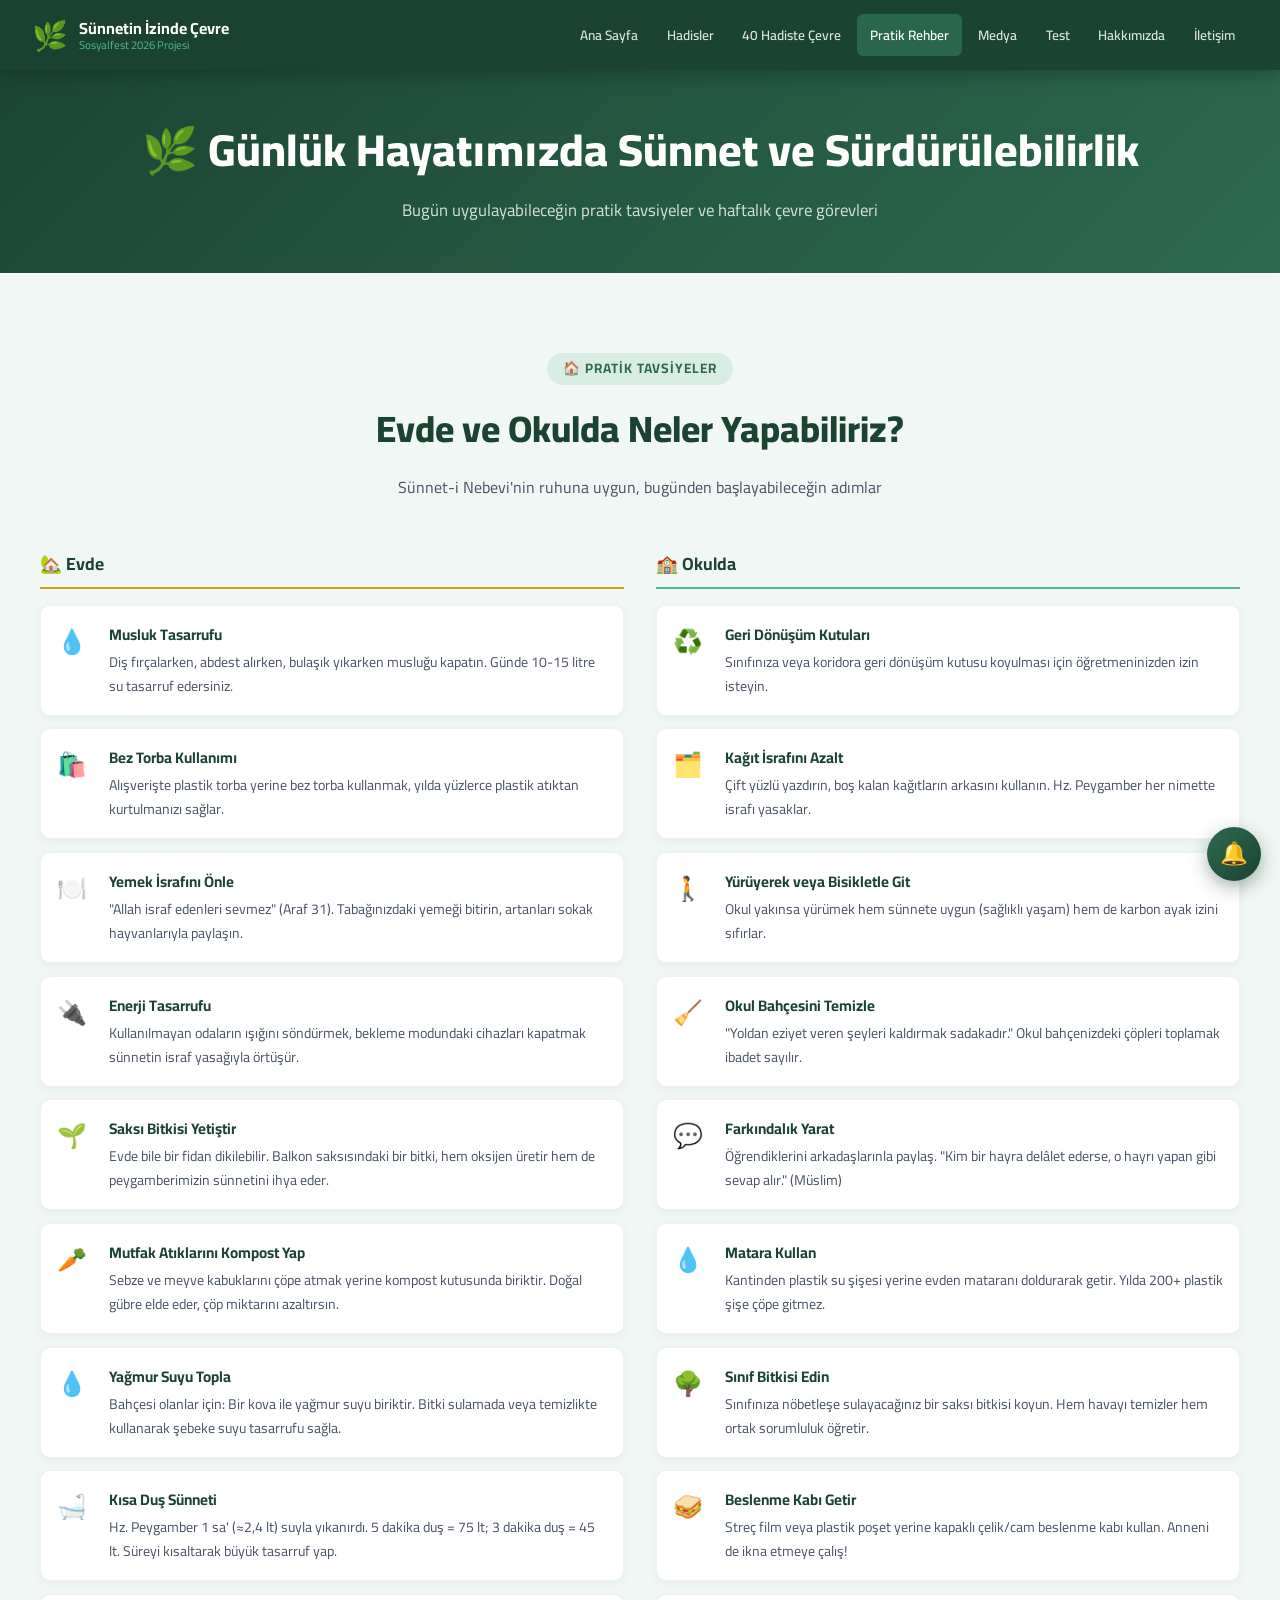
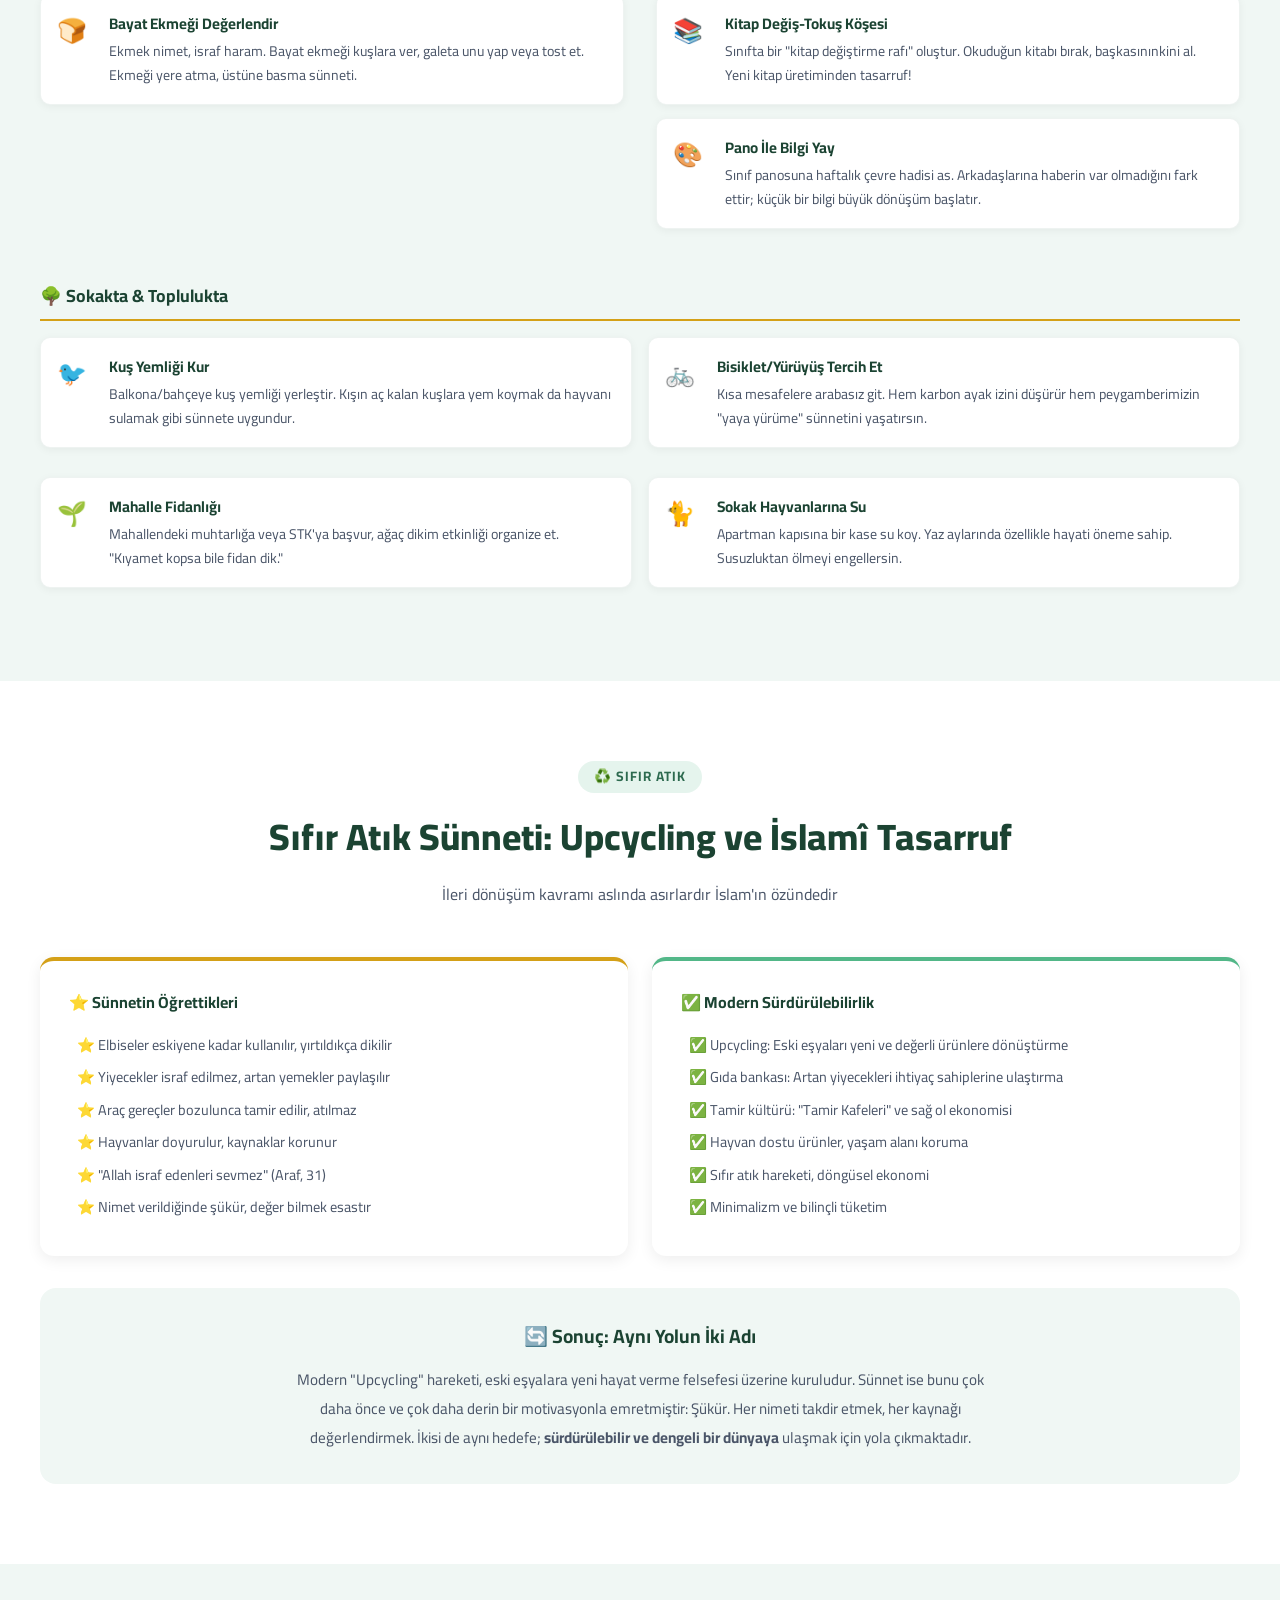
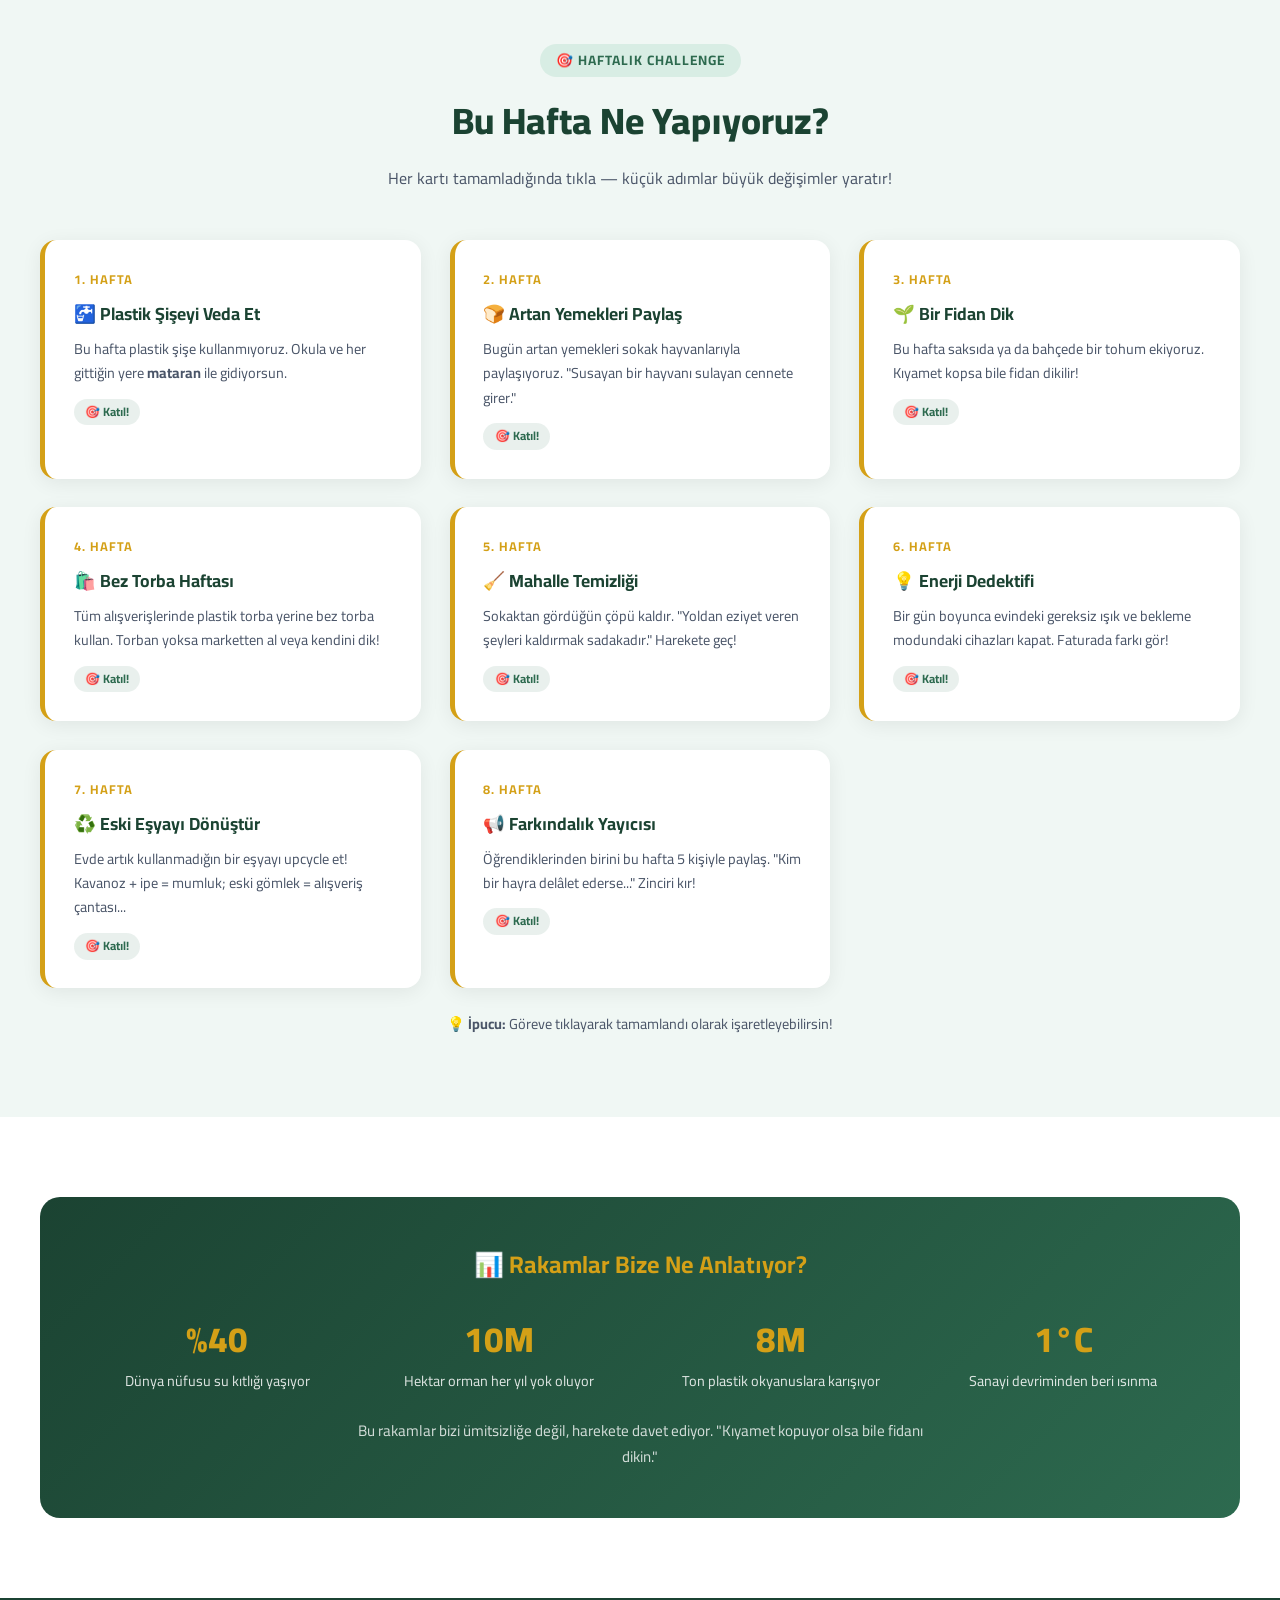
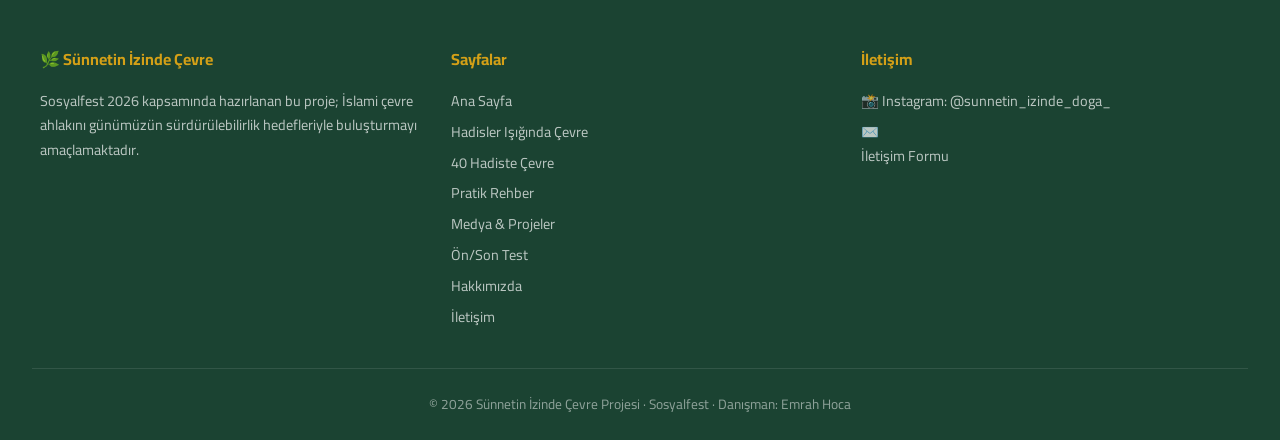
<file: pratik-rehber.html>
<!DOCTYPE html>
<html lang="tr">
<head>
  <meta charset="UTF-8">
  <meta name="viewport" content="width=device-width, initial-scale=1.0">
  <title>Pratik Rehber | Sünnetin İzinde Çevre</title>
  <meta name="description" content="Günlük hayatta sünnet ve sürdürülebilirlik: Evde, okulda ve sokakta çevreci olmak.">
  <link rel="stylesheet" href="style.css">
  <link rel="manifest" href="manifest.json">
  <meta name="theme-color" content="#1b4332">
  <link rel="icon" type="image/svg+xml" href="data:image/svg+xml,<svg xmlns='http://www.w3.org/2000/svg' viewBox='0 0 100 100'><text y='.9em' font-size='90'>🌿</text></svg>">
  <style>
    .liste-madde {
      display: flex;
      align-items: flex-start;
      gap: 1rem;
      padding: 1rem;
      background: var(--beyaz);
      border-radius: 10px;
      margin-bottom: 0.8rem;
      box-shadow: 0 2px 8px rgba(0,0,0,0.05);
      border: 1px solid rgba(45,106,79,0.08);
    }
    .liste-madde .ikon { font-size: 1.5rem; min-width: 36px; }
    .liste-madde h4 { color: var(--koyu-yesil); font-size:0.95rem; margin-bottom:0.2rem; }
    .liste-madde p { font-size:0.88rem; color: var(--gri-metin); }

    .karsilastirma {
      display: grid;
      grid-template-columns: 1fr 1fr;
      gap: 1.5rem;
      margin: 2rem 0;
    }
    .karsilastirma-kart {
      background: var(--beyaz);
      border-radius: 14px;
      padding: 1.8rem;
      box-shadow: 0 4px 15px rgba(0,0,0,0.07);
    }
    .karsilastirma-kart.sunnet { border-top: 4px solid var(--altin); }
    .karsilastirma-kart.modern { border-top: 4px solid var(--acik-yesil); }
    .karsilastirma-kart h3 { font-size:1rem; color:var(--koyu-yesil); margin-bottom:1rem; }
    .karsilastirma-kart ul { list-style: none; padding: 0; }
    .karsilastirma-kart ul li { font-size:0.9rem; color:var(--gri-metin); margin-bottom:0.5rem; padding-left:0.5rem; }
    .karsilastirma-kart.sunnet ul li::before { content:'⭐ '; }
    .karsilastirma-kart.modern ul li::before { content:'✅ '; }

    @media(max-width:600px) { .karsilastirma { grid-template-columns: 1fr; } }
  </style>
</head>
<body>

<nav>
  <a href="index.html" class="nav-logo">
    <span class="logo-icon">🌿</span>
    <span>Sünnetin İzinde Çevre<small>Sosyalfest 2026 Projesi</small></span>
  </a>
  <ul class="nav-links" id="navLinks">
    <li><a href="index.html">Ana Sayfa</a></li>
    <li><a href="hadisler.html">Hadisler</a></li>
    <li><a href="hadis-arsivi.html">40 Hadiste Çevre</a></li>
    <li><a href="pratik-rehber.html">Pratik Rehber</a></li>
    <li><a href="medya.html">Medya</a></li>
    <li><a href="test.html">Test</a></li>
    <li><a href="hakkimizda.html">Hakkımızda</a></li>
    <li><a href="iletisim.html">İletişim</a></li>
  </ul>
  <div class="hamburger" id="hamburger">
    <span></span><span></span><span></span>
  </div>
</nav>

<div class="sayfa-baslik">
  <h1>🌿 Günlük Hayatımızda Sünnet ve Sürdürülebilirlik</h1>
  <p>Bugün uygulayabileceğin pratik tavsiyeler ve haftalık çevre görevleri</p>
</div>

<!-- EVDE VE OKULDA -->
<section class="arka-acik">
  <div class="konteyner">
    <div class="bolum-baslik">
      <span class="etiket">🏠 Pratik Tavsiyeler</span>
      <h2>Evde ve Okulda Neler Yapabiliriz?</h2>
      <p>Sünnet-i Nebevi'nin ruhuna uygun, bugünden başlayabileceğin adımlar</p>
    </div>

    <div style="display:grid; grid-template-columns:1fr 1fr; gap:2rem;">
      <div>
        <h3 style="color:var(--koyu-yesil); font-size:1.1rem; margin-bottom:1rem; padding-bottom:0.5rem; border-bottom:2px solid var(--altin);">🏡 Evde</h3>
        <div class="liste-madde">
          <span class="ikon">💧</span>
          <div>
            <h4>Musluk Tasarrufu</h4>
            <p>Diş fırçalarken, abdest alırken, bulaşık yıkarken musluğu kapatın. Günde 10-15 litre su tasarruf edersiniz.</p>
          </div>
        </div>
        <div class="liste-madde">
          <span class="ikon">🛍️</span>
          <div>
            <h4>Bez Torba Kullanımı</h4>
            <p>Alışverişte plastik torba yerine bez torba kullanmak, yılda yüzlerce plastik atıktan kurtulmanızı sağlar.</p>
          </div>
        </div>
        <div class="liste-madde">
          <span class="ikon">🍽️</span>
          <div>
            <h4>Yemek İsrafını Önle</h4>
            <p>"Allah israf edenleri sevmez" (Araf 31). Tabağınızdaki yemeği bitirin, artanları sokak hayvanlarıyla paylaşın.</p>
          </div>
        </div>
        <div class="liste-madde">
          <span class="ikon">🔌</span>
          <div>
            <h4>Enerji Tasarrufu</h4>
            <p>Kullanılmayan odaların ışığını söndürmek, bekleme modundaki cihazları kapatmak sünnetin israf yasağıyla örtüşür.</p>
          </div>
        </div>
        <div class="liste-madde">
          <span class="ikon">🌱</span>
          <div>
            <h4>Saksı Bitkisi Yetiştir</h4>
            <p>Evde bile bir fidan dikilebilir. Balkon saksısındaki bir bitki, hem oksijen üretir hem de peygamberimizin sünnetini ihya eder.</p>
          </div>
        </div>
        <div class="liste-madde">
          <span class="ikon">🥕</span>
          <div>
            <h4>Mutfak Atıklarını Kompost Yap</h4>
            <p>Sebze ve meyve kabuklarını çöpe atmak yerine kompost kutusunda biriktir. Doğal gübre elde eder, çöp miktarını azaltırsın.</p>
          </div>
        </div>
        <div class="liste-madde">
          <span class="ikon">💧</span>
          <div>
            <h4>Yağmur Suyu Topla</h4>
            <p>Bahçesi olanlar için: Bir kova ile yağmur suyu biriktir. Bitki sulamada veya temizlikte kullanarak şebeke suyu tasarrufu sağla.</p>
          </div>
        </div>
        <div class="liste-madde">
          <span class="ikon">🛁</span>
          <div>
            <h4>Kısa Duş Sünneti</h4>
            <p>Hz. Peygamber 1 sa' (≈2,4 lt) suyla yıkanırdı. 5 dakika duş = 75 lt; 3 dakika duş = 45 lt. Süreyi kısaltarak büyük tasarruf yap.</p>
          </div>
        </div>
        <div class="liste-madde">
          <span class="ikon">🍞</span>
          <div>
            <h4>Bayat Ekmeği Değerlendir</h4>
            <p>Ekmek nimet, israf haram. Bayat ekmeği kuşlara ver, galeta unu yap veya tost et. Ekmeği yere atma, üstüne basma sünneti.</p>
          </div>
        </div>
      </div>

      <div>
        <h3 style="color:var(--koyu-yesil); font-size:1.1rem; margin-bottom:1rem; padding-bottom:0.5rem; border-bottom:2px solid var(--acik-yesil);">🏫 Okulda</h3>
        <div class="liste-madde">
          <span class="ikon">♻️</span>
          <div>
            <h4>Geri Dönüşüm Kutuları</h4>
            <p>Sınıfınıza veya koridora geri dönüşüm kutusu koyulması için öğretmeninizden izin isteyin.</p>
          </div>
        </div>
        <div class="liste-madde">
          <span class="ikon">🗂️</span>
          <div>
            <h4>Kağıt İsrafını Azalt</h4>
            <p>Çift yüzlü yazdırın, boş kalan kağıtların arkasını kullanın. Hz. Peygamber her nimette israfı yasaklar.</p>
          </div>
        </div>
        <div class="liste-madde">
          <span class="ikon">🚶</span>
          <div>
            <h4>Yürüyerek veya Bisikletle Git</h4>
            <p>Okul yakınsa yürümek hem sünnete uygun (sağlıklı yaşam) hem de karbon ayak izini sıfırlar.</p>
          </div>
        </div>
        <div class="liste-madde">
          <span class="ikon">🧹</span>
          <div>
            <h4>Okul Bahçesini Temizle</h4>
            <p>"Yoldan eziyet veren şeyleri kaldırmak sadakadır." Okul bahçenizdeki çöpleri toplamak ibadet sayılır.</p>
          </div>
        </div>
        <div class="liste-madde">
          <span class="ikon">💬</span>
          <div>
            <h4>Farkındalık Yarat</h4>
            <p>Öğrendiklerini arkadaşlarınla paylaş. "Kim bir hayra delâlet ederse, o hayrı yapan gibi sevap alır." (Müslim)</p>
          </div>
        </div>
        <div class="liste-madde">
          <span class="ikon">💧</span>
          <div>
            <h4>Matara Kullan</h4>
            <p>Kantinden plastik su şişesi yerine evden mataranı doldurarak getir. Yılda 200+ plastik şişe çöpe gitmez.</p>
          </div>
        </div>
        <div class="liste-madde">
          <span class="ikon">🌳</span>
          <div>
            <h4>Sınıf Bitkisi Edin</h4>
            <p>Sınıfınıza nöbetleşe sulayacağınız bir saksı bitkisi koyun. Hem havayı temizler hem ortak sorumluluk öğretir.</p>
          </div>
        </div>
        <div class="liste-madde">
          <span class="ikon">🥪</span>
          <div>
            <h4>Beslenme Kabı Getir</h4>
            <p>Streç film veya plastik poşet yerine kapaklı çelik/cam beslenme kabı kullan. Anneni de ikna etmeye çalış!</p>
          </div>
        </div>
        <div class="liste-madde">
          <span class="ikon">📚</span>
          <div>
            <h4>Kitap Değiş-Tokuş Köşesi</h4>
            <p>Sınıfta bir "kitap değiştirme rafı" oluştur. Okuduğun kitabı bırak, başkasınınkini al. Yeni kitap üretiminden tasarruf!</p>
          </div>
        </div>
        <div class="liste-madde">
          <span class="ikon">🎨</span>
          <div>
            <h4>Pano İle Bilgi Yay</h4>
            <p>Sınıf panosuna haftalık çevre hadisi as. Arkadaşlarına haberin var olmadığını fark ettir; küçük bir bilgi büyük dönüşüm başlatır.</p>
          </div>
        </div>
      </div>
    </div>

    <!-- SOKAKTA & TOPLULUKTA -->
    <div style="margin-top:2.5rem;">
      <h3 style="color:var(--koyu-yesil); font-size:1.1rem; margin-bottom:1rem; padding-bottom:0.5rem; border-bottom:2px solid var(--altin);">🌳 Sokakta & Toplulukta</h3>
      <div style="display:grid; grid-template-columns:1fr 1fr; gap:1rem;">
        <div class="liste-madde">
          <span class="ikon">🐦</span>
          <div>
            <h4>Kuş Yemliği Kur</h4>
            <p>Balkona/bahçeye kuş yemliği yerleştir. Kışın aç kalan kuşlara yem koymak da hayvanı sulamak gibi sünnete uygundur.</p>
          </div>
        </div>
        <div class="liste-madde">
          <span class="ikon">🚲</span>
          <div>
            <h4>Bisiklet/Yürüyüş Tercih Et</h4>
            <p>Kısa mesafelere arabasız git. Hem karbon ayak izini düşürür hem peygamberimizin "yaya yürüme" sünnetini yaşatırsın.</p>
          </div>
        </div>
        <div class="liste-madde">
          <span class="ikon">🌱</span>
          <div>
            <h4>Mahalle Fidanlığı</h4>
            <p>Mahallendeki muhtarlığa veya STK'ya başvur, ağaç dikim etkinliği organize et. "Kıyamet kopsa bile fidan dik."</p>
          </div>
        </div>
        <div class="liste-madde">
          <span class="ikon">🐈</span>
          <div>
            <h4>Sokak Hayvanlarına Su</h4>
            <p>Apartman kapısına bir kase su koy. Yaz aylarında özellikle hayati öneme sahip. Susuzluktan ölmeyi engellersin.</p>
          </div>
        </div>
      </div>
    </div>
  </div>
</section>

<!-- SIFIR ATIK SÜNNETİ -->
<section class="arka-beyaz">
  <div class="konteyner">
    <div class="bolum-baslik">
      <span class="etiket">♻️ Sıfır Atık</span>
      <h2>Sıfır Atık Sünneti: Upcycling ve İslamî Tasarruf</h2>
      <p>İleri dönüşüm kavramı aslında asırlardır İslam'ın özündedir</p>
    </div>

    <div class="karsilastirma">
      <div class="karsilastirma-kart sunnet">
        <h3>⭐ Sünnetin Öğrettikleri</h3>
        <ul>
          <li>Elbiseler eskiyene kadar kullanılır, yırtıldıkça dikilir</li>
          <li>Yiyecekler israf edilmez, artan yemekler paylaşılır</li>
          <li>Araç gereçler bozulunca tamir edilir, atılmaz</li>
          <li>Hayvanlar doyurulur, kaynaklar korunur</li>
          <li>"Allah israf edenleri sevmez" (Araf, 31)</li>
          <li>Nimet verildiğinde şükür, değer bilmek esastır</li>
        </ul>
      </div>
      <div class="karsilastirma-kart modern">
        <h3>✅ Modern Sürdürülebilirlik</h3>
        <ul>
          <li>Upcycling: Eski eşyaları yeni ve değerli ürünlere dönüştürme</li>
          <li>Gıda bankası: Artan yiyecekleri ihtiyaç sahiplerine ulaştırma</li>
          <li>Tamir kültürü: "Tamir Kafeleri" ve sağ ol ekonomisi</li>
          <li>Hayvan dostu ürünler, yaşam alanı koruma</li>
          <li>Sıfır atık hareketi, döngüsel ekonomi</li>
          <li>Minimalizm ve bilinçli tüketim</li>
        </ul>
      </div>
    </div>

    <div style="background: var(--arka-acik); border-radius:16px; padding:2rem; text-align:center;">
      <h3 style="color:var(--koyu-yesil); font-size:1.2rem; margin-bottom:0.8rem;">🔄 Sonuç: Aynı Yolun İki Adı</h3>
      <p style="color:var(--gri-metin); max-width:700px; margin:0 auto; font-size:0.95rem; line-height:1.9;">
        Modern "Upcycling" hareketi, eski eşyalara yeni hayat verme felsefesi üzerine kuruludur. Sünnet ise bunu çok daha önce ve çok daha derin bir motivasyonla emretmiştir: Şükür. Her nimeti takdir etmek, her kaynağı değerlendirmek. İkisi de aynı hedefe; <strong>sürdürülebilir ve dengeli bir dünyaya</strong> ulaşmak için yola çıkmaktadır.
      </p>
    </div>
  </div>
</section>

<!-- HAFTALIK GÖREVLER -->
<section class="arka-acik">
  <div class="konteyner">
    <div class="bolum-baslik">
      <span class="etiket">🎯 Haftalık Challenge</span>
      <h2>Bu Hafta Ne Yapıyoruz?</h2>
      <p>Her kartı tamamladığında tıkla — küçük adımlar büyük değişimler yaratır!</p>
    </div>

    <div class="kart-grid">
      <div class="gorev-kart">
        <div class="hafta">1. Hafta</div>
        <h3>🚰 Plastik Şişeyi Veda Et</h3>
        <p>Bu hafta plastik şişe kullanmıyoruz. Okula ve her gittiğin yere <strong>mataran</strong> ile gidiyorsun.</p>
        <span class="badge">🎯 Katıl!</span>
      </div>

      <div class="gorev-kart">
        <div class="hafta">2. Hafta</div>
        <h3>🍞 Artan Yemekleri Paylaş</h3>
        <p>Bugün artan yemekleri sokak hayvanlarıyla paylaşıyoruz. "Susayan bir hayvanı sulayan cennete girer."</p>
        <span class="badge">🎯 Katıl!</span>
      </div>

      <div class="gorev-kart">
        <div class="hafta">3. Hafta</div>
        <h3>🌱 Bir Fidan Dik</h3>
        <p>Bu hafta saksıda ya da bahçede bir tohum ekiyoruz. Kıyamet kopsa bile fidan dikilir!</p>
        <span class="badge">🎯 Katıl!</span>
      </div>

      <div class="gorev-kart">
        <div class="hafta">4. Hafta</div>
        <h3>🛍️ Bez Torba Haftası</h3>
        <p>Tüm alışverişlerinde plastik torba yerine bez torba kullan. Torban yoksa marketten al veya kendini dik!</p>
        <span class="badge">🎯 Katıl!</span>
      </div>

      <div class="gorev-kart">
        <div class="hafta">5. Hafta</div>
        <h3>🧹 Mahalle Temizliği</h3>
        <p>Sokaktan gördüğün çöpü kaldır. "Yoldan eziyet veren şeyleri kaldırmak sadakadır." Harekete geç!</p>
        <span class="badge">🎯 Katıl!</span>
      </div>

      <div class="gorev-kart">
        <div class="hafta">6. Hafta</div>
        <h3>💡 Enerji Dedektifi</h3>
        <p>Bir gün boyunca evindeki gereksiz ışık ve bekleme modundaki cihazları kapat. Faturada farkı gör!</p>
        <span class="badge">🎯 Katıl!</span>
      </div>

      <div class="gorev-kart">
        <div class="hafta">7. Hafta</div>
        <h3>♻️ Eski Eşyayı Dönüştür</h3>
        <p>Evde artık kullanmadığın bir eşyayı upcycle et! Kavanoz + ipe = mumluk; eski gömlek = alışveriş çantası...</p>
        <span class="badge">🎯 Katıl!</span>
      </div>

      <div class="gorev-kart">
        <div class="hafta">8. Hafta</div>
        <h3>📢 Farkındalık Yayıcısı</h3>
        <p>Öğrendiklerinden birini bu hafta 5 kişiyle paylaş. "Kim bir hayra delâlet ederse..." Zinciri kır!</p>
        <span class="badge">🎯 Katıl!</span>
      </div>
    </div>

    <p style="text-align:center; color:var(--gri-metin); font-size:0.9rem; margin-top:1.5rem;">
      💡 <strong>İpucu:</strong> Göreve tıklayarak tamamlandı olarak işaretleyebilirsin!
    </p>
  </div>
</section>

<!-- KAYNAK KISMI -->
<section class="arka-beyaz">
  <div class="konteyner">
    <div style="background: linear-gradient(135deg, var(--koyu-yesil), var(--yesil)); border-radius:20px; padding:3rem; color:white; text-align:center;">
      <h2 style="color:var(--altin); font-size:1.5rem; margin-bottom:1rem;">📊 Rakamlar Bize Ne Anlatıyor?</h2>
      <div style="display:grid; grid-template-columns:repeat(auto-fit, minmax(180px, 1fr)); gap:1.5rem; margin-top:1.5rem;">
        <div>
          <div style="font-size:2.2rem; font-weight:800; color:var(--altin);">%40</div>
          <div style="color:rgba(255,255,255,0.85); font-size:0.9rem;">Dünya nüfusu su kıtlığı yaşıyor</div>
        </div>
        <div>
          <div style="font-size:2.2rem; font-weight:800; color:var(--altin);">10M</div>
          <div style="color:rgba(255,255,255,0.85); font-size:0.9rem;">Hektar orman her yıl yok oluyor</div>
        </div>
        <div>
          <div style="font-size:2.2rem; font-weight:800; color:var(--altin);">8M</div>
          <div style="color:rgba(255,255,255,0.85); font-size:0.9rem;">Ton plastik okyanuslara karışıyor</div>
        </div>
        <div>
          <div style="font-size:2.2rem; font-weight:800; color:var(--altin);">1°C</div>
          <div style="color:rgba(255,255,255,0.85); font-size:0.9rem;">Sanayi devriminden beri ısınma</div>
        </div>
      </div>
      <p style="color:rgba(255,255,255,0.8); margin-top:1.5rem; font-size:0.95rem; max-width:600px; margin-left:auto; margin-right:auto;">
        Bu rakamlar bizi ümitsizliğe değil, harekete davet ediyor. "Kıyamet kopuyor olsa bile fidanı dikin."
      </p>
    </div>
  </div>
</section>

<footer>
  <div class="footer-icerik">
    <div class="footer-bolum">
      <h4>🌿 Sünnetin İzinde Çevre</h4>
      <p>Sosyalfest 2026 kapsamında hazırlanan bu proje; İslami çevre ahlakını günümüzün sürdürülebilirlik hedefleriyle buluşturmayı amaçlamaktadır.</p>
    </div>
    <div class="footer-bolum">
      <h4>Sayfalar</h4>
      <a href="index.html">Ana Sayfa</a>
      <a href="hadisler.html">Hadisler Işığında Çevre</a>
      <a href="hadis-arsivi.html">40 Hadiste Çevre</a>
      <a href="pratik-rehber.html">Pratik Rehber</a>
      <a href="medya.html">Medya & Projeler</a>
      <a href="test.html">Ön/Son Test</a>
      <a href="hakkimizda.html">Hakkımızda</a>
      <a href="iletisim.html">İletişim</a>
    </div>
    <div class="footer-bolum">
      <h4>İletişim</h4>
      <p>📸 Instagram: @sunnetin_izinde_doga_</p>
      <p>✉️ <a href="iletisim.html">İletişim Formu</a></p>
    </div>
  </div>
  <div class="footer-alt">
    <p>© 2026 Sünnetin İzinde Çevre Projesi · Sosyalfest · Danışman: Emrah Hoca</p>
  </div>
</footer>

<script src="script.js"></script>
</body>
</html>
</file>
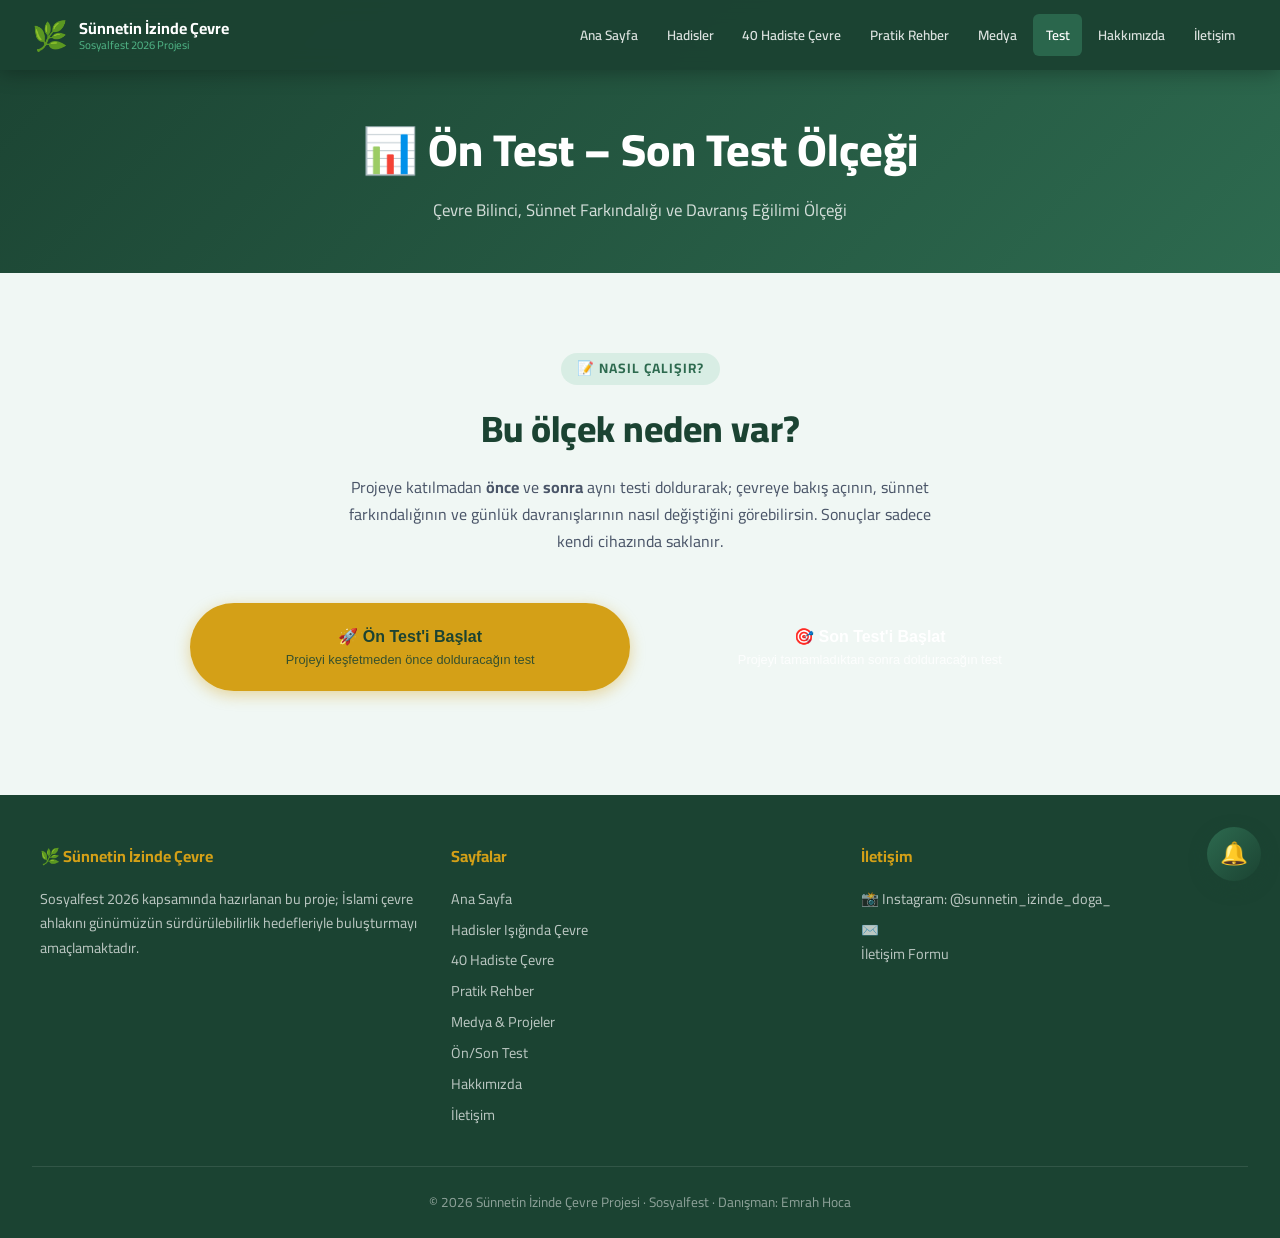
<file: test.html>
<!DOCTYPE html>
<html lang="tr">
<head>
  <meta charset="UTF-8">
  <meta name="viewport" content="width=device-width, initial-scale=1.0">
  <title>Ön Test – Son Test | Sünnetin İzinde Çevre</title>
  <meta name="description" content="Çevre Bilinci, Sünnet Farkındalığı ve Davranış Eğilimi Ölçeği — projeden önceki ve sonraki düzeyini ölç.">
  <link rel="stylesheet" href="style.css">
  <link rel="manifest" href="manifest.json">
  <meta name="theme-color" content="#1b4332">
  <link rel="icon" type="image/svg+xml" href="data:image/svg+xml,<svg xmlns='http://www.w3.org/2000/svg' viewBox='0 0 100 100'><text y='.9em' font-size='90'>🌿</text></svg>">
</head>
<body>

<nav>
  <a href="index.html" class="nav-logo">
    <span class="logo-icon">🌿</span>
    <span>Sünnetin İzinde Çevre<small>Sosyalfest 2026 Projesi</small></span>
  </a>
  <ul class="nav-links" id="navLinks">
    <li><a href="index.html">Ana Sayfa</a></li>
    <li><a href="hadisler.html">Hadisler</a></li>
    <li><a href="hadis-arsivi.html">40 Hadiste Çevre</a></li>
    <li><a href="pratik-rehber.html">Pratik Rehber</a></li>
    <li><a href="medya.html">Medya</a></li>
    <li><a href="test.html">Test</a></li>
    <li><a href="hakkimizda.html">Hakkımızda</a></li>
    <li><a href="iletisim.html">İletişim</a></li>
  </ul>
  <div class="hamburger" id="hamburger">
    <span></span><span></span><span></span>
  </div>
</nav>

<div class="sayfa-baslik">
  <h1>📊 Ön Test – Son Test Ölçeği</h1>
  <p>Çevre Bilinci, Sünnet Farkındalığı ve Davranış Eğilimi Ölçeği</p>
</div>

<!-- AÇIKLAMA -->
<section class="arka-acik">
  <div class="konteyner">
    <div class="bolum-baslik">
      <span class="etiket">📝 Nasıl Çalışır?</span>
      <h2>Bu ölçek neden var?</h2>
      <p>Projeye katılmadan <strong>önce</strong> ve <strong>sonra</strong> aynı testi doldurarak; çevreye bakış açının, sünnet farkındalığının ve günlük davranışlarının nasıl değiştiğini görebilirsin. Sonuçlar sadece kendi cihazında saklanır.</p>
    </div>

    <div style="display:grid; grid-template-columns:1fr 1fr; gap:1.2rem; max-width:900px; margin:0 auto;">
      <button id="onTestBaslat" class="btn-birincil" style="padding:1.5rem; border:none; cursor:pointer; font-size:1rem;">
        🚀 Ön Test'i Başlat
        <span style="display:block; font-weight:400; font-size:0.8rem; margin-top:0.4rem; opacity:0.85;">Projeyi keşfetmeden önce dolduracağın test</span>
      </button>
      <button id="sonTestBaslat" class="btn-ikincil" style="padding:1.5rem; border:none; cursor:pointer; font-size:1rem;">
        🎯 Son Test'i Başlat
        <span style="display:block; font-weight:400; font-size:0.8rem; margin-top:0.4rem; opacity:0.85;">Projeyi tamamladıktan sonra dolduracağın test</span>
      </button>
    </div>

    <div id="testDurum" class="test-durum">
      <!-- JS doldurur: hangi test ne zaman yapılmış -->
    </div>
  </div>
</section>

<!-- TEST FORMU -->
<section class="arka-beyaz" id="testBolum" style="display:none;">
  <div class="konteyner">
    <div class="test-baslik">
      <h2 id="testBaslik">Ön Test</h2>
      <p>Aşağıdaki ifadeleri 1–5 arasında değerlendir. <strong>Tüm soruları cevapladığında</strong> sonuçlarını görebilirsin.</p>
      <div class="test-ilerleme">
        <div class="test-ilerleme-cubuk" id="testIlerlemeCubuk"></div>
      </div>
      <p class="test-ilerleme-yazi"><span id="testCevaplanan">0</span> / <span id="testToplam">20</span> soru cevaplandı</p>
    </div>

    <form id="testForm" class="test-form">
      <!-- A. ÇEVRE VE EMANET BİLİNCİ -->
      <div class="test-grup">
        <h3>A. Çevre ve Emanet Bilinci</h3>
        <div class="test-soru" data-soru="1">
          <p><span class="soru-no">1.</span> Çevreyi korumanın Allah'ın insana verdiği bir <strong>emanet</strong> olduğunu düşünüyorum.</p>
          <div class="likert"></div>
        </div>
        <div class="test-soru" data-soru="2">
          <p><span class="soru-no">2.</span> Doğaya zarar vermenin sadece toplumsal değil, <strong>dinî bir sorumluluk</strong> olduğunu düşünüyorum.</p>
          <div class="likert"></div>
        </div>
        <div class="test-soru" data-soru="3">
          <p><span class="soru-no">3.</span> Yere atılan bir çöpü kaldırmayı çevre temizliğinin yanında <strong>ahlâkî bir davranış</strong> olarak görüyorum.</p>
          <div class="likert"></div>
        </div>
        <div class="test-soru" data-soru="4">
          <p><span class="soru-no">4.</span> İsrafın yalnızca ekonomik değil, aynı zamanda <strong>manevî bir problem</strong> olduğuna inanıyorum.</p>
          <div class="likert"></div>
        </div>
        <div class="test-soru" data-soru="5">
          <p><span class="soru-no">5.</span> Çevreye zarar vermenin <strong>kul hakkı ve emanet bilinciyle</strong> ilişkili olduğunu düşünüyorum.</p>
          <div class="likert"></div>
        </div>
      </div>

      <!-- B. SÜNNET VE ÇEVRE İLİŞKİSİ -->
      <div class="test-grup">
        <h3>B. Sünnet ve Çevre İlişkisi</h3>
        <div class="test-soru" data-soru="6">
          <p><span class="soru-no">6.</span> Peygamber Efendimiz'in çevreye yönelik örnek davranışlarının günümüzde de uygulanabilir olduğunu düşünüyorum.</p>
          <div class="likert"></div>
        </div>
        <div class="test-soru" data-soru="7">
          <p><span class="soru-no">7.</span> Hadislerin çevre bilinci oluşturmada etkili olduğunu düşünüyorum.</p>
          <div class="likert"></div>
        </div>
        <div class="test-soru" data-soru="8">
          <p><span class="soru-no">8.</span> Çevreyi korumanın <strong>sünnet ahlâkının bir parçası</strong> olduğuna inanıyorum.</p>
          <div class="likert"></div>
        </div>
        <div class="test-soru" data-soru="9">
          <p><span class="soru-no">9.</span> Temizlik, merhamet ve israftan kaçınmanın çevreyle <strong>doğrudan ilişkili</strong> olduğunu düşünüyorum.</p>
          <div class="likert"></div>
        </div>
        <div class="test-soru" data-soru="10">
          <p><span class="soru-no">10.</span> Peygamber Efendimiz'in çevreyle ilgili öğretilerini günlük hayatta daha fazla uygulamam gerektiğini düşünüyorum.</p>
          <div class="likert"></div>
        </div>
      </div>

      <!-- C. DAVRANIŞ EĞİLİMİ -->
      <div class="test-grup">
        <h3>C. Davranış Eğilimi</h3>
        <div class="test-soru" data-soru="11">
          <p><span class="soru-no">11.</span> Günlük hayatımda <strong>su israfını azaltmaya</strong> dikkat ederim.</p>
          <div class="likert"></div>
        </div>
        <div class="test-soru" data-soru="12">
          <p><span class="soru-no">12.</span> Çevreyi temiz tutma konusunda çevremdekilere <strong>örnek olmaya</strong> çalışırım.</p>
          <div class="likert"></div>
        </div>
        <div class="test-soru" data-soru="13">
          <p><span class="soru-no">13.</span> <strong>Gereksiz tüketimden</strong> kaçınmaya dikkat ederim.</p>
          <div class="likert"></div>
        </div>
        <div class="test-soru" data-soru="14">
          <p><span class="soru-no">14.</span> Hayvanlara ve canlılara karşı <strong>merhametli davranmaya</strong> özen gösteririm.</p>
          <div class="likert"></div>
        </div>
        <div class="test-soru" data-soru="15">
          <p><span class="soru-no">15.</span> Doğaya zarar veren davranışlar konusunda <strong>kendimi sorumlu hissederim</strong>.</p>
          <div class="likert"></div>
        </div>
      </div>

      <!-- D. DİJİTAL İÇERİK VE FARKINDALIK -->
      <div class="test-grup">
        <h3>D. Dijital İçerik ve Farkındalık</h3>
        <div class="test-soru" data-soru="16">
          <p><span class="soru-no">16.</span> <strong>Sosyal medya</strong> üzerinden verilen çevre içeriklerinin davranışları etkileyebileceğini düşünüyorum.</p>
          <div class="likert"></div>
        </div>
        <div class="test-soru" data-soru="17">
          <p><span class="soru-no">17.</span> <strong>Hadis temelli dijital içerikler</strong> çevre bilincimi artırdı.</p>
          <div class="likert"></div>
        </div>
        <div class="test-soru" data-soru="18">
          <p><span class="soru-no">18.</span> <strong>QR kod sistemi ve dijital görevler</strong> çevre konusunda farkındalık oluşturmamı sağladı.</p>
          <div class="likert"></div>
        </div>
        <div class="test-soru" data-soru="19">
          <p><span class="soru-no">19.</span> <strong>Kısa videolar ve görseller</strong> sayesinde hadisleri günlük hayatla ilişkilendirebildim.</p>
          <div class="likert"></div>
        </div>
        <div class="test-soru" data-soru="20">
          <p><span class="soru-no">20.</span> <strong>Bu proje sayesinde</strong> çevreye bakış açımın olumlu yönde değiştiğini düşünüyorum.</p>
          <div class="likert"></div>
        </div>
      </div>

      <!-- AÇIK UÇLU SORULAR -->
      <div class="test-grup">
        <h3>📝 Açık Uçlu Sorular <small style="font-weight:400; color:var(--gri-metin); font-size:0.85rem;">(İsteğe bağlı)</small></h3>

        <div class="test-acik-soru">
          <label for="acik-1">1. Bu projede sizi en çok etkileyen <strong>hadis veya mesaj</strong> neydi?</label>
          <textarea id="acik-1" data-acik="1" maxlength="500" placeholder="Düşüncelerini yaz..."></textarea>
        </div>

        <div class="test-acik-soru">
          <label for="acik-2">2. Proje sonrasında günlük hayatınızda <strong>değiştirdiğiniz bir davranış</strong> oldu mu?</label>
          <textarea id="acik-2" data-acik="2" maxlength="500" placeholder="Düşüncelerini yaz..."></textarea>
        </div>

        <div class="test-acik-soru">
          <label for="acik-3">3. Sizce çevre bilinci oluştururken <strong>sünnet merkezli yaklaşım</strong> neden önemlidir?</label>
          <textarea id="acik-3" data-acik="3" maxlength="500" placeholder="Düşüncelerini yaz..."></textarea>
        </div>

        <div class="test-acik-soru">
          <label for="acik-4">4. Bu proje size <strong>ne hissettirdi</strong>?</label>
          <textarea id="acik-4" data-acik="4" maxlength="500" placeholder="Düşüncelerini yaz..."></textarea>
        </div>

        <div class="test-acik-soru">
          <label for="acik-5">5. Projeyle ilgili <strong>geliştirilmesini istediğiniz yönler</strong> nelerdir?</label>
          <textarea id="acik-5" data-acik="5" maxlength="500" placeholder="Düşüncelerini yaz..."></textarea>
        </div>
      </div>

      <div class="test-form-butonlar">
        <button type="button" id="testIptal" class="btn-ikincil">İptal</button>
        <button type="submit" id="testGonder" class="btn-birincil" disabled>📊 Sonucu Gör</button>
      </div>
    </form>
  </div>
</section>

<!-- SONUÇ EKRANI -->
<section class="arka-beyaz" id="sonucBolum" style="display:none;">
  <div class="konteyner">
    <div class="bolum-baslik">
      <span class="etiket">🎉 Sonuç</span>
      <h2 id="sonucBaslik">Test Tamamlandı!</h2>
      <p id="sonucAciklama">Cevapların kaydedildi. Aşağıdan ön test–son test karşılaştırmanı görebilirsin.</p>
    </div>

    <div id="sonucIcerik">
      <!-- JS doldurur -->
    </div>

    <div style="text-align:center; margin-top:2rem;">
      <a href="index.html" class="btn-birincil">🏠 Ana Sayfaya Dön</a>
      <button type="button" id="testTekrarla" class="btn-ikincil" style="border:none; cursor:pointer;">🔄 Yeni Bir Test Doldur</button>
    </div>
  </div>
</section>

<footer>
  <div class="footer-icerik">
    <div class="footer-bolum">
      <h4>🌿 Sünnetin İzinde Çevre</h4>
      <p>Sosyalfest 2026 kapsamında hazırlanan bu proje; İslami çevre ahlakını günümüzün sürdürülebilirlik hedefleriyle buluşturmayı amaçlamaktadır.</p>
    </div>
    <div class="footer-bolum">
      <h4>Sayfalar</h4>
      <a href="index.html">Ana Sayfa</a>
      <a href="hadisler.html">Hadisler Işığında Çevre</a>
      <a href="hadis-arsivi.html">40 Hadiste Çevre</a>
      <a href="pratik-rehber.html">Pratik Rehber</a>
      <a href="medya.html">Medya & Projeler</a>
      <a href="test.html">Ön/Son Test</a>
      <a href="hakkimizda.html">Hakkımızda</a>
      <a href="iletisim.html">İletişim</a>
    </div>
    <div class="footer-bolum">
      <h4>İletişim</h4>
      <p>📸 Instagram: @sunnetin_izinde_doga_</p>
      <p>✉️ <a href="iletisim.html">İletişim Formu</a></p>
    </div>
  </div>
  <div class="footer-alt">
    <p>© 2026 Sünnetin İzinde Çevre Projesi · Sosyalfest · Danışman: Emrah Hoca</p>
  </div>
</footer>

<script src="script.js"></script>
<script src="test.js"></script>
</body>
</html>
</file>
<file: style.css>
/* ===== GENEL AYARLAR ===== */
@import url('https://fonts.googleapis.com/css2?family=Amiri:ital,wght@0,400;0,700;1,400&family=Cairo:wght@300;400;600;700;800&display=swap');

:root {
  --yesil: #2d6a4f;
  --acik-yesil: #52b788;
  --koyu-yesil: #1b4332;
  --altin: #d4a017;
  --krem: #fefae0;
  --beyaz: #ffffff;
  --koyu-metin: #1a1a2e;
  --gri-metin: #4a5568;
  --arka-acik: #f0f7f4;
}

* {
  margin: 0;
  padding: 0;
  box-sizing: border-box;
}

html {
  scroll-behavior: smooth;
}

body {
  font-family: 'Cairo', sans-serif;
  color: var(--koyu-metin);
  background: var(--beyaz);
  line-height: 1.7;
}

/* ===== NAVİGASYON ===== */
nav {
  position: fixed;
  top: 0;
  left: 0;
  right: 0;
  z-index: 1000;
  background: rgba(27, 67, 50, 0.97);
  backdrop-filter: blur(10px);
  padding: 0 2rem;
  display: flex;
  align-items: center;
  justify-content: space-between;
  height: 70px;
  box-shadow: 0 2px 20px rgba(0,0,0,0.3);
}

.nav-logo {
  display: flex;
  align-items: center;
  gap: 0.7rem;
  text-decoration: none;
}

.nav-logo .logo-icon {
  font-size: 1.8rem;
}

.nav-logo span {
  color: var(--beyaz);
  font-size: 1rem;
  font-weight: 700;
  line-height: 1.2;
}

.nav-logo span small {
  display: block;
  font-size: 0.7rem;
  color: var(--acik-yesil);
  font-weight: 400;
}

.nav-links {
  display: flex;
  list-style: none;
  gap: 0.2rem;
}

.nav-links a {
  color: rgba(255,255,255,0.85);
  text-decoration: none;
  padding: 0.5rem 0.8rem;
  border-radius: 6px;
  font-size: 0.85rem;
  font-weight: 600;
  transition: all 0.3s;
  white-space: nowrap;
}

.nav-links a:hover,
.nav-links a.aktif {
  color: var(--beyaz);
  background: rgba(82, 183, 136, 0.3);
}

.hamburger {
  display: none;
  flex-direction: column;
  cursor: pointer;
  gap: 5px;
}

.hamburger span {
  width: 25px;
  height: 2px;
  background: var(--beyaz);
  transition: 0.3s;
}

/* ===== HERO BÖLÜMÜ ===== */
.hero {
  min-height: 100vh;
  background: linear-gradient(135deg, var(--koyu-yesil) 0%, var(--yesil) 50%, #40916c 100%);
  display: flex;
  align-items: center;
  justify-content: center;
  text-align: center;
  padding: 6rem 2rem 4rem;
  position: relative;
  overflow: hidden;
}

.hero::before {
  content: '';
  position: absolute;
  top: 0; left: 0; right: 0; bottom: 0;
  background: url("data:image/svg+xml,%3Csvg width='60' height='60' viewBox='0 0 60 60' xmlns='http://www.w3.org/2000/svg'%3E%3Cg fill='none' fill-rule='evenodd'%3E%3Cg fill='%23ffffff' fill-opacity='0.03'%3E%3Cpath d='M36 34v-4h-2v4h-4v2h4v4h2v-4h4v-2h-4zm0-30V0h-2v4h-4v2h4v4h2V6h4V4h-4zM6 34v-4H4v4H0v2h4v4h2v-4h4v-2H6zM6 4V0H4v4H0v2h4v4h2V6h4V4H6z'/%3E%3C/g%3E%3C/g%3E%3C/svg%3E");
}

.hero-icerik {
  position: relative;
  z-index: 1;
  max-width: 900px;
}

.hero-besmele {
  font-family: 'Amiri', serif;
  font-size: 1.8rem;
  color: var(--altin);
  margin-bottom: 1rem;
  letter-spacing: 2px;
}

.hero h1 {
  font-size: clamp(2rem, 5vw, 3.5rem);
  color: var(--beyaz);
  font-weight: 800;
  line-height: 1.2;
  margin-bottom: 1rem;
}

.hero h1 span {
  color: var(--altin);
}

.hero-alinti {
  background: rgba(255,255,255,0.1);
  border-left: 4px solid var(--altin);
  padding: 1rem 1.5rem;
  border-radius: 0 10px 10px 0;
  margin: 1.5rem auto;
  max-width: 650px;
  text-align: right;
}

.hero-alinti p {
  color: rgba(255,255,255,0.9);
  font-size: 1rem;
  font-style: italic;
}

.hero-alinti small {
  color: var(--altin);
  font-size: 0.85rem;
}

.hero-aciklama {
  color: rgba(255,255,255,0.85);
  font-size: 1.1rem;
  margin-bottom: 2.5rem;
  max-width: 700px;
  margin-left: auto;
  margin-right: auto;
}

.hero-butonlar {
  display: flex;
  gap: 1rem;
  justify-content: center;
  flex-wrap: wrap;
}

.btn-birincil {
  background: var(--altin);
  color: var(--koyu-yesil);
  padding: 0.9rem 2rem;
  border-radius: 50px;
  text-decoration: none;
  font-weight: 700;
  font-size: 0.95rem;
  transition: all 0.3s;
  box-shadow: 0 4px 15px rgba(212, 160, 23, 0.4);
}

.btn-birincil:hover {
  transform: translateY(-3px);
  box-shadow: 0 8px 25px rgba(212, 160, 23, 0.5);
  background: #e8b420;
}

.btn-ikincil {
  background: transparent;
  color: var(--beyaz);
  padding: 0.9rem 2rem;
  border-radius: 50px;
  text-decoration: none;
  font-weight: 600;
  font-size: 0.95rem;
  border: 2px solid rgba(255,255,255,0.5);
  transition: all 0.3s;
}

.btn-ikincil:hover {
  background: rgba(255,255,255,0.15);
  border-color: var(--beyaz);
  transform: translateY(-3px);
}

/* ===== SAYFA BAŞLIKLARI ===== */
.sayfa-baslik {
  background: linear-gradient(135deg, var(--koyu-yesil) 0%, var(--yesil) 100%);
  padding: 7rem 2rem 3rem;
  text-align: center;
}

.sayfa-baslik h1 {
  color: var(--beyaz);
  font-size: clamp(1.8rem, 4vw, 2.8rem);
  font-weight: 800;
}

.sayfa-baslik p {
  color: rgba(255,255,255,0.8);
  font-size: 1.05rem;
  max-width: 600px;
  margin: 0.5rem auto 0;
}

/* ===== SECTION GENEL ===== */
section {
  padding: 5rem 2rem;
}

.konteyner {
  max-width: 1200px;
  margin: 0 auto;
}

.bolum-baslik {
  text-align: center;
  margin-bottom: 3rem;
}

.bolum-baslik .etiket {
  display: inline-block;
  background: rgba(82, 183, 136, 0.15);
  color: var(--yesil);
  padding: 0.3rem 1rem;
  border-radius: 50px;
  font-size: 0.85rem;
  font-weight: 700;
  letter-spacing: 1px;
  text-transform: uppercase;
  margin-bottom: 0.8rem;
}

.bolum-baslik h2 {
  font-size: clamp(1.6rem, 3.5vw, 2.3rem);
  color: var(--koyu-yesil);
  font-weight: 800;
  margin-bottom: 0.8rem;
}

.bolum-baslik p {
  color: var(--gri-metin);
  font-size: 1rem;
  max-width: 600px;
  margin: 0 auto;
}

/* ===== KART SİSTEMİ ===== */
.kart-grid {
  display: grid;
  grid-template-columns: repeat(auto-fit, minmax(280px, 1fr));
  gap: 1.8rem;
}

.kart {
  background: var(--beyaz);
  border-radius: 16px;
  padding: 2rem;
  box-shadow: 0 4px 20px rgba(0,0,0,0.08);
  border: 1px solid rgba(45, 106, 79, 0.1);
  transition: all 0.3s;
}

.kart:hover {
  transform: translateY(-5px);
  box-shadow: 0 12px 35px rgba(45, 106, 79, 0.15);
  border-color: var(--acik-yesil);
}

.kart-ikon {
  font-size: 2.5rem;
  margin-bottom: 1rem;
  display: block;
}

.kart h3 {
  font-size: 1.2rem;
  color: var(--koyu-yesil);
  font-weight: 700;
  margin-bottom: 0.8rem;
}

.kart p {
  color: var(--gri-metin);
  font-size: 0.95rem;
  line-height: 1.7;
}

/* ===== HADİS KARTLARI ===== */
.hadis-kart {
  background: linear-gradient(135deg, var(--koyu-yesil), var(--yesil));
  color: var(--beyaz);
  border-radius: 16px;
  padding: 2rem;
  margin-bottom: 2rem;
  position: relative;
  overflow: hidden;
}

.hadis-kart::before {
  content: '"';
  position: absolute;
  top: -20px;
  right: 20px;
  font-size: 10rem;
  color: rgba(255,255,255,0.05);
  font-family: 'Amiri', serif;
  line-height: 1;
}

.hadis-metin {
  font-family: 'Amiri', serif;
  font-size: 1.3rem;
  text-align: right;
  line-height: 1.8;
  margin-bottom: 0.5rem;
  color: var(--altin);
}

.hadis-kaynak {
  font-size: 0.8rem;
  color: rgba(255,255,255,0.7);
  text-align: right;
  margin-bottom: 1.2rem;
  border-bottom: 1px solid rgba(255,255,255,0.2);
  padding-bottom: 1rem;
}

.hadis-aciklama {
  font-size: 0.95rem;
  color: rgba(255,255,255,0.9);
  line-height: 1.8;
}

.hadis-baglanti {
  margin-top: 1rem;
  padding-top: 1rem;
  border-top: 1px solid rgba(255,255,255,0.2);
}

.hadis-baglanti h4 {
  color: var(--altin);
  font-size: 0.9rem;
  margin-bottom: 0.5rem;
}

.hadis-baglanti ul {
  list-style: none;
  padding: 0;
}

.hadis-baglanti ul li::before {
  content: '🌿 ';
}

.hadis-baglanti ul li {
  font-size: 0.88rem;
  color: rgba(255,255,255,0.85);
  margin-bottom: 0.3rem;
}

/* ===== İSTATİSTİK BÖLÜMÜ ===== */
.istatistik-bolumu {
  background: linear-gradient(135deg, var(--koyu-yesil), var(--yesil));
  padding: 4rem 2rem;
  text-align: center;
}

.istatistik-grid {
  display: grid;
  grid-template-columns: repeat(auto-fit, minmax(200px, 1fr));
  gap: 2rem;
  max-width: 900px;
  margin: 0 auto;
}

.istatistik-item h3 {
  font-size: 2.5rem;
  color: var(--altin);
  font-weight: 800;
}

.istatistik-item p {
  color: rgba(255,255,255,0.85);
  font-size: 0.95rem;
}

/* ===== GÖREV KARTLARI ===== */
.gorev-kart {
  background: var(--beyaz);
  border-radius: 16px;
  padding: 1.8rem;
  border-left: 5px solid var(--altin);
  box-shadow: 0 4px 20px rgba(0,0,0,0.07);
  transition: all 0.3s;
  cursor: pointer;
}

.gorev-kart:hover {
  transform: translateX(5px);
  box-shadow: 0 8px 30px rgba(0,0,0,0.12);
}

.gorev-kart .hafta {
  font-size: 0.8rem;
  font-weight: 700;
  color: var(--altin);
  text-transform: uppercase;
  letter-spacing: 1px;
  margin-bottom: 0.5rem;
}

.gorev-kart h3 {
  font-size: 1.1rem;
  color: var(--koyu-yesil);
  margin-bottom: 0.5rem;
}

.gorev-kart p {
  font-size: 0.9rem;
  color: var(--gri-metin);
}

.gorev-kart .badge {
  display: inline-block;
  background: rgba(45, 106, 79, 0.1);
  color: var(--yesil);
  padding: 0.2rem 0.7rem;
  border-radius: 50px;
  font-size: 0.75rem;
  font-weight: 700;
  margin-top: 0.8rem;
}

/* ===== EKİP KARTLARI ===== */
.ekip-grid {
  display: grid;
  grid-template-columns: repeat(auto-fit, minmax(220px, 1fr));
  gap: 2rem;
}

.ekip-kart {
  background: var(--beyaz);
  border-radius: 20px;
  padding: 2rem;
  text-align: center;
  box-shadow: 0 4px 20px rgba(0,0,0,0.08);
  border: 2px solid transparent;
  transition: all 0.3s;
}

.ekip-kart:hover {
  border-color: var(--acik-yesil);
  transform: translateY(-5px);
}

.ekip-avatar {
  width: 90px;
  height: 90px;
  border-radius: 50%;
  background: linear-gradient(135deg, var(--yesil), var(--acik-yesil));
  margin: 0 auto 1rem;
  display: flex;
  align-items: center;
  justify-content: center;
  font-size: 2.2rem;
}

.ekip-kart h3 {
  font-size: 1.1rem;
  color: var(--koyu-yesil);
  font-weight: 700;
}

.ekip-kart .rol {
  color: var(--altin);
  font-size: 0.85rem;
  font-weight: 600;
  margin: 0.3rem 0;
}

.ekip-kart p {
  font-size: 0.85rem;
  color: var(--gri-metin);
  margin-top: 0.5rem;
}

/* ===== İLETİŞİM FORMU ===== */
.form-alani {
  background: var(--beyaz);
  border-radius: 20px;
  padding: 3rem;
  box-shadow: 0 10px 40px rgba(0,0,0,0.1);
  max-width: 650px;
  margin: 0 auto;
}

.form-grup {
  margin-bottom: 1.5rem;
}

.form-grup label {
  display: block;
  font-weight: 600;
  color: var(--koyu-yesil);
  margin-bottom: 0.5rem;
  font-size: 0.9rem;
}

.form-grup input,
.form-grup textarea,
.form-grup select {
  width: 100%;
  padding: 0.9rem 1.2rem;
  border: 2px solid #e2e8f0;
  border-radius: 10px;
  font-size: 0.95rem;
  font-family: 'Cairo', sans-serif;
  transition: border-color 0.3s;
  background: var(--arka-acik);
  color: var(--koyu-metin);
}

.form-grup input:focus,
.form-grup textarea:focus,
.form-grup select:focus {
  outline: none;
  border-color: var(--acik-yesil);
  background: var(--beyaz);
}

.form-grup textarea {
  resize: vertical;
  min-height: 130px;
}

.form-gonder-btn {
  width: 100%;
  background: linear-gradient(135deg, var(--yesil), var(--acik-yesil));
  color: var(--beyaz);
  padding: 1rem;
  border: none;
  border-radius: 50px;
  font-size: 1rem;
  font-weight: 700;
  font-family: 'Cairo', sans-serif;
  cursor: pointer;
  transition: all 0.3s;
}

.form-gonder-btn:hover {
  transform: translateY(-2px);
  box-shadow: 0 8px 25px rgba(45, 106, 79, 0.4);
}

/* ===== VİDEO ALANI ===== */
.video-wrapper {
  position: relative;
  padding-bottom: 56.25%;
  height: 0;
  border-radius: 16px;
  overflow: hidden;
  box-shadow: 0 10px 40px rgba(0,0,0,0.2);
}

.video-wrapper iframe {
  position: absolute;
  top: 0;
  left: 0;
  width: 100%;
  height: 100%;
}

.video-placeholder {
  background: linear-gradient(135deg, var(--koyu-yesil), var(--yesil));
  display: flex;
  align-items: center;
  justify-content: center;
  flex-direction: column;
  gap: 1rem;
  cursor: pointer;
  min-height: 300px;
  border-radius: 16px;
}

.video-placeholder .oynat {
  width: 70px;
  height: 70px;
  background: rgba(255,255,255,0.2);
  border-radius: 50%;
  display: flex;
  align-items: center;
  justify-content: center;
  font-size: 2rem;
  transition: all 0.3s;
}

.video-placeholder:hover .oynat {
  background: var(--altin);
  transform: scale(1.1);
}

.video-placeholder p {
  color: rgba(255,255,255,0.8);
  font-size: 0.9rem;
}

/* ===== ALINTI KUTUSU ===== */
.alinti-kutu {
  background: var(--arka-acik);
  border-left: 4px solid var(--altin);
  padding: 1.5rem 2rem;
  border-radius: 0 12px 12px 0;
  margin: 1.5rem 0;
}

.alinti-kutu .arapca {
  font-family: 'Amiri', serif;
  font-size: 1.5rem;
  color: var(--yesil);
  text-align: right;
  margin-bottom: 0.5rem;
  line-height: 2;
}

.alinti-kutu .turkce {
  font-style: italic;
  color: var(--gri-metin);
}

.alinti-kutu .kaynak {
  font-size: 0.8rem;
  color: var(--altin);
  font-weight: 700;
  margin-top: 0.5rem;
}

/* ===== SOSYAL MEDYA ===== */
.sosyal-medya {
  display: flex;
  gap: 1rem;
  justify-content: center;
  flex-wrap: wrap;
  margin-top: 2rem;
}

.sosyal-btn {
  display: flex;
  align-items: center;
  gap: 0.5rem;
  padding: 0.7rem 1.5rem;
  border-radius: 50px;
  text-decoration: none;
  font-weight: 600;
  font-size: 0.9rem;
  transition: all 0.3s;
}

.sosyal-btn.instagram {
  background: linear-gradient(135deg, #833ab4, #fd1d1d, #fcb045);
  color: var(--beyaz);
}

.sosyal-btn.youtube {
  background: #ff0000;
  color: var(--beyaz);
}

.sosyal-btn.twitter {
  background: #1da1f2;
  color: var(--beyaz);
}

.sosyal-btn:hover {
  transform: translateY(-3px);
  box-shadow: 0 6px 20px rgba(0,0,0,0.2);
}

/* ===== FOOTER ===== */
footer {
  background: var(--koyu-yesil);
  color: rgba(255,255,255,0.8);
  padding: 3rem 2rem 1.5rem;
}

.footer-icerik {
  max-width: 1200px;
  margin: 0 auto;
  display: grid;
  grid-template-columns: repeat(auto-fit, minmax(220px, 1fr));
  gap: 2rem;
  margin-bottom: 2rem;
}

.footer-bolum h4 {
  color: var(--altin);
  font-size: 1rem;
  font-weight: 700;
  margin-bottom: 1rem;
}

.footer-bolum p,
.footer-bolum a {
  font-size: 0.9rem;
  color: rgba(255,255,255,0.7);
  text-decoration: none;
  display: block;
  margin-bottom: 0.4rem;
  transition: color 0.2s;
}

.footer-bolum a:hover {
  color: var(--acik-yesil);
}

.footer-alt {
  border-top: 1px solid rgba(255,255,255,0.1);
  padding-top: 1.5rem;
  text-align: center;
  font-size: 0.85rem;
  color: rgba(255,255,255,0.5);
}

/* ===== AÇIK YEŞİL ARKA PLAN ===== */
.arka-acik {
  background: var(--arka-acik);
}

.arka-beyaz {
  background: var(--beyaz);
}

/* ===== RESPONSİF ===== */
@media (max-width: 768px) {
  .nav-links {
    display: none;
    position: absolute;
    top: 70px;
    left: 0;
    right: 0;
    background: var(--koyu-yesil);
    flex-direction: column;
    padding: 1rem;
    gap: 0;
  }

  .nav-links.acik {
    display: flex;
  }

  .nav-links a {
    padding: 0.8rem 1rem;
    border-radius: 8px;
  }

  .hamburger {
    display: flex;
  }

  section {
    padding: 3rem 1.2rem;
  }

  .hero {
    padding: 5rem 1.2rem 3rem;
  }

  .hero-butonlar {
    flex-direction: column;
    align-items: center;
  }

  .form-alani {
    padding: 2rem 1.2rem;
  }
}

/* ===== ANİMASYONLAR ===== */
@keyframes fade-up {
  from {
    opacity: 0;
    transform: translateY(30px);
  }
  to {
    opacity: 1;
    transform: translateY(0);
  }
}

.fade-up {
  animation: fade-up 0.6s ease forwards;
}

.gecikme-1 { animation-delay: 0.1s; }
.gecikme-2 { animation-delay: 0.2s; }
.gecikme-3 { animation-delay: 0.3s; }
.gecikme-4 { animation-delay: 0.4s; }

/* ===== PROGRESS BAR ===== */
.ilerleme-cubugu {
  position: fixed;
  top: 0;
  left: 0;
  height: 3px;
  background: var(--altin);
  z-index: 9999;
  transition: width 0.1s;
}

/* ===== MESAJ KUTUSU ===== */
.mesaj-kutu {
  display: none;
  background: #d4edda;
  color: #155724;
  border: 1px solid #c3e6cb;
  border-radius: 10px;
  padding: 1rem 1.5rem;
  margin-top: 1rem;
  font-weight: 600;
  text-align: center;
}

.mesaj-kutu.goster {
  display: block;
  animation: fade-up 0.3s ease;
}

/* ===== İNDİRME KARTLARI ===== */
.indirme-kart {
  display: flex;
  align-items: center;
  gap: 1.5rem;
  background: var(--beyaz);
  border-radius: 14px;
  padding: 1.5rem;
  box-shadow: 0 4px 20px rgba(0,0,0,0.07);
  transition: all 0.3s;
  border: 1px solid rgba(45,106,79,0.1);
}

.indirme-kart:hover {
  transform: translateY(-3px);
  box-shadow: 0 10px 30px rgba(45,106,79,0.15);
}

.indirme-kart .dosya-ikon {
  font-size: 2.5rem;
  min-width: 60px;
  text-align: center;
}

.indirme-kart .dosya-bilgi h3 {
  font-size: 1rem;
  color: var(--koyu-yesil);
  font-weight: 700;
}

.indirme-kart .dosya-bilgi p {
  font-size: 0.85rem;
  color: var(--gri-metin);
  margin-top: 0.2rem;
}

.indirme-kart .indir-btn {
  margin-left: auto;
  background: var(--yesil);
  color: var(--beyaz);
  padding: 0.6rem 1.2rem;
  border-radius: 50px;
  text-decoration: none;
  font-size: 0.85rem;
  font-weight: 700;
  white-space: nowrap;
  transition: all 0.3s;
}

.indirme-kart .indir-btn:hover {
  background: var(--koyu-yesil);
}

/* ===== HADİS GÖREV KARTI ===== */
.hadis-gorev {
  margin-top: 2rem;
  background: linear-gradient(135deg, rgba(82,183,136,0.12), rgba(212,160,23,0.08));
  border: 2px dashed var(--acik-yesil);
  border-radius: 16px;
  padding: 1.8rem;
  text-align: center;
  transition: all 0.4s ease;
}

.hadis-gorev h4 {
  color: var(--koyu-yesil);
  font-size: 1.05rem;
  margin-bottom: 0.6rem;
}

.hadis-gorev p {
  color: var(--gri-metin);
  font-size: 0.95rem;
  margin-bottom: 1.2rem;
  max-width: 600px;
  margin-left: auto;
  margin-right: auto;
}

.hadis-tamamla-btn {
  background: var(--yesil);
  color: var(--beyaz);
  border: none;
  padding: 0.8rem 1.8rem;
  border-radius: 50px;
  font-family: 'Cairo', sans-serif;
  font-size: 0.95rem;
  font-weight: 700;
  cursor: pointer;
  transition: all 0.3s;
  box-shadow: 0 4px 14px rgba(45,106,79,0.3);
}

.hadis-tamamla-btn:hover {
  background: var(--koyu-yesil);
  transform: translateY(-2px);
  box-shadow: 0 6px 18px rgba(45,106,79,0.4);
}

.hadis-gorev.tamamlandi {
  background: linear-gradient(135deg, rgba(45,106,79,0.18), rgba(212,160,23,0.15));
  border-style: solid;
  border-color: var(--altin);
}

.hadis-gorev.tamamlandi .hadis-tamamla-btn {
  background: var(--altin);
  color: var(--koyu-yesil);
  pointer-events: none;
}

/* ===== GÖREV ONAY FORMU ===== */
.gorev-form {
  display: none;
  margin-top: 1.2rem;
  background: var(--beyaz);
  border-radius: 14px;
  padding: 1.4rem;
  text-align: left;
  border: 2px solid var(--acik-yesil);
  animation: gorevFormAc 0.35s ease;
}

.gorev-form.acik {
  display: block;
}

@keyframes gorevFormAc {
  from { opacity: 0; transform: translateY(-10px); }
  to { opacity: 1; transform: translateY(0); }
}

.gorev-form label {
  display: block;
  color: var(--koyu-yesil);
  font-weight: 700;
  font-size: 0.9rem;
  margin-bottom: 0.5rem;
}

.gorev-form textarea {
  width: 100%;
  min-height: 80px;
  padding: 0.7rem 0.9rem;
  border: 2px solid #e2e8f0;
  border-radius: 10px;
  font-family: 'Cairo', sans-serif;
  font-size: 0.92rem;
  resize: vertical;
  margin-bottom: 1rem;
  transition: border-color 0.2s;
  color: var(--koyu-metin);
  background: #f8fafc;
}

.gorev-form textarea:focus {
  outline: none;
  border-color: var(--yesil);
  background: white;
}

.gorev-form .foto-yukle {
  display: flex;
  align-items: center;
  gap: 0.6rem;
  background: var(--arka-acik);
  padding: 0.7rem 0.9rem;
  border-radius: 10px;
  margin-bottom: 1rem;
  font-size: 0.85rem;
  color: var(--gri-metin);
  cursor: pointer;
  border: 2px dashed transparent;
  transition: border-color 0.2s;
}

.gorev-form .foto-yukle:hover {
  border-color: var(--acik-yesil);
}

.gorev-form .foto-yukle input[type="file"] {
  display: none;
}

.gorev-form .foto-onizleme {
  margin-bottom: 1rem;
  border-radius: 10px;
  max-height: 220px;
  display: block;
  margin-left: auto;
  margin-right: auto;
  box-shadow: 0 4px 14px rgba(0,0,0,0.1);
}

.gorev-form-butonlar {
  display: flex;
  gap: 0.6rem;
  flex-wrap: wrap;
}

.gorev-form-onayla,
.gorev-form-iptal {
  border: none;
  padding: 0.7rem 1.3rem;
  border-radius: 50px;
  font-family: 'Cairo', sans-serif;
  font-weight: 700;
  font-size: 0.88rem;
  cursor: pointer;
  transition: all 0.25s;
  flex: 1;
  min-width: 120px;
}

.gorev-form-onayla {
  background: var(--yesil);
  color: white;
}

.gorev-form-onayla:hover:not(:disabled) {
  background: var(--koyu-yesil);
  transform: translateY(-1px);
}

.gorev-form-onayla:disabled {
  background: #cbd5e0;
  cursor: not-allowed;
}

.gorev-form-iptal {
  background: #f1f5f9;
  color: var(--gri-metin);
}

.gorev-form-iptal:hover {
  background: #e2e8f0;
}

/* Tamamlanan görev içinde gösterilen not */
.tamamlanan-not {
  margin-top: 1rem;
  background: rgba(45,106,79,0.06);
  border-left: 3px solid var(--acik-yesil);
  border-radius: 8px;
  padding: 0.9rem 1.1rem;
  text-align: left;
  font-size: 0.88rem;
  color: var(--gri-metin);
}

.tamamlanan-not .not-baslik {
  color: var(--koyu-yesil);
  font-weight: 700;
  margin-bottom: 0.3rem;
  font-size: 0.82rem;
}

.tamamlanan-not .not-tarih {
  color: var(--altin);
  font-size: 0.75rem;
  font-weight: 700;
  margin-top: 0.4rem;
}

.tamamlanan-not img {
  max-width: 100%;
  border-radius: 8px;
  margin-top: 0.6rem;
  display: block;
}

.paylas-cagrisi {
  margin-top: 0.8rem;
  background: linear-gradient(135deg, #e1306c, #f77737);
  color: white;
  padding: 0.65rem 1rem;
  border-radius: 50px;
  font-size: 0.83rem;
  font-weight: 700;
  text-decoration: none;
  display: inline-flex;
  align-items: center;
  gap: 0.4rem;
  transition: transform 0.25s;
}

.paylas-cagrisi:hover {
  transform: translateY(-2px);
}

/* ===== TEBRİK MODAL ===== */
.tebrik-overlay {
  position: fixed;
  inset: 0;
  background: rgba(0,0,0,0.6);
  backdrop-filter: blur(6px);
  display: flex;
  align-items: center;
  justify-content: center;
  z-index: 9999;
  opacity: 0;
  pointer-events: none;
  transition: opacity 0.4s ease;
  padding: 1rem;
}

.tebrik-overlay.goster {
  opacity: 1;
  pointer-events: auto;
}

.tebrik-kutu {
  background: linear-gradient(135deg, var(--beyaz), #f0f7f4);
  border-radius: 24px;
  padding: 2.5rem 2rem;
  max-width: 460px;
  width: 100%;
  text-align: center;
  box-shadow: 0 25px 60px rgba(0,0,0,0.3);
  border-top: 6px solid var(--altin);
  transform: scale(0.85);
  transition: transform 0.4s cubic-bezier(0.34, 1.56, 0.64, 1);
  position: relative;
}

.tebrik-overlay.goster .tebrik-kutu {
  transform: scale(1);
}

.tebrik-emoji {
  font-size: 4rem;
  margin-bottom: 0.6rem;
  animation: tebrikZipla 0.8s ease infinite alternate;
}

@keyframes tebrikZipla {
  from { transform: translateY(0) rotate(-5deg); }
  to { transform: translateY(-8px) rotate(5deg); }
}

.tebrik-baslik {
  color: var(--koyu-yesil);
  font-size: 1.6rem;
  font-weight: 800;
  margin-bottom: 0.8rem;
}

.tebrik-mesaj {
  color: var(--gri-metin);
  font-size: 1rem;
  line-height: 1.7;
  margin-bottom: 1.5rem;
}

.tebrik-ayet {
  background: rgba(212,160,23,0.1);
  border-left: 3px solid var(--altin);
  border-radius: 8px;
  padding: 0.9rem 1rem;
  margin-bottom: 1.5rem;
  font-size: 0.85rem;
  color: var(--koyu-yesil);
  font-style: italic;
}

.tebrik-kapat-btn {
  background: var(--yesil);
  color: var(--beyaz);
  border: none;
  padding: 0.8rem 2rem;
  border-radius: 50px;
  font-family: 'Cairo', sans-serif;
  font-size: 0.95rem;
  font-weight: 700;
  cursor: pointer;
  transition: all 0.3s;
}

.tebrik-kapat-btn:hover {
  background: var(--koyu-yesil);
  transform: translateY(-2px);
}

.tebrik-konfeti {
  position: absolute;
  top: -10px;
  left: 50%;
  font-size: 1.5rem;
  animation: konfetiYagmur 1.5s ease-out;
  pointer-events: none;
}

@keyframes konfetiYagmur {
  0% { transform: translate(-50%, 0) rotate(0); opacity: 1; }
  100% { transform: translate(calc(-50% + var(--yon, 0px)), 200px) rotate(360deg); opacity: 0; }
}

/* ===== İLERLEME ROZETİ ===== */
.ilerleme-rozeti {
  position: fixed;
  bottom: 1.5rem;
  right: 1.5rem;
  background: linear-gradient(135deg, var(--yesil), var(--acik-yesil));
  color: white;
  padding: 0.7rem 1.1rem;
  border-radius: 50px;
  font-size: 0.85rem;
  font-weight: 700;
  box-shadow: 0 8px 25px rgba(45,106,79,0.35);
  z-index: 900;
  display: flex;
  align-items: center;
  gap: 0.4rem;
  cursor: default;
  animation: rozetGiris 0.5s cubic-bezier(0.34, 1.56, 0.64, 1);
}

.ilerleme-rozeti span {
  font-weight: 500;
  opacity: 0.9;
  font-size: 0.78rem;
}

@keyframes rozetGiris {
  from { transform: translateY(80px); opacity: 0; }
  to { transform: translateY(0); opacity: 1; }
}

@media (max-width: 600px) {
  .ilerleme-rozeti {
    bottom: 1rem;
    right: 1rem;
    padding: 0.55rem 0.9rem;
    font-size: 0.78rem;
  }
}

/* ===== ERİŞİLEBİLİRLİK ===== */
@media (prefers-reduced-motion: reduce) {
  *, *::before, *::after {
    animation-duration: 0.01ms !important;
    animation-iteration-count: 1 !important;
    transition-duration: 0.01ms !important;
    scroll-behavior: auto !important;
  }
}

/* Klavye odak görünürlüğü */
a:focus-visible,
button:focus-visible,
input:focus-visible,
textarea:focus-visible,
select:focus-visible,
.hadis-tamamla-btn:focus-visible,
.gorev-kart:focus-visible {
  outline: 3px solid var(--altin);
  outline-offset: 3px;
  border-radius: 4px;
}

/* Görme engelliler için ekran okuyucu sınıfı */
.sr-only {
  position: absolute;
  width: 1px;
  height: 1px;
  padding: 0;
  margin: -1px;
  overflow: hidden;
  clip: rect(0,0,0,0);
  white-space: nowrap;
  border: 0;
}

/* ===================================================== */
/* ===== HAFTALIK GERİ BİLDİRİM ÖZEL STİLLERİ ========== */
/* ===================================================== */
.haftalik-overlay .haftalik-kutu {
  border-top: 4px solid var(--altin);
}

.haftalik-liste {
  background: var(--arka-acik);
  border-radius: 12px;
  padding: 1rem;
  margin: 1rem 0;
  text-align: left;
  max-height: 220px;
  overflow-y: auto;
}

.haftalik-satir {
  display: flex;
  gap: 0.7rem;
  align-items: center;
  padding: 0.4rem 0;
  border-bottom: 1px dashed rgba(45, 106, 79, 0.15);
  font-size: 0.85rem;
}

.haftalik-satir:last-child { border-bottom: none; }

.haftalik-satir .haftalik-not {
  color: var(--gri-metin);
  flex: 1;
}

/* ===================================================== */
/* ===== HATIRLATICI BUTONU & MODAL ==================== */
/* ===================================================== */
.hatirlatici-btn {
  position: fixed;
  bottom: 1.2rem;
  right: 1.2rem;
  width: 54px;
  height: 54px;
  border-radius: 50%;
  background: linear-gradient(135deg, var(--yesil), var(--koyu-yesil));
  color: white;
  border: none;
  font-size: 1.4rem;
  cursor: pointer;
  box-shadow: 0 6px 18px rgba(27, 67, 50, 0.4);
  z-index: 999;
  transition: transform 0.2s, box-shadow 0.2s;
}

.hatirlatici-btn:hover {
  transform: translateY(-3px) scale(1.05);
  box-shadow: 0 10px 25px rgba(27, 67, 50, 0.5);
}

.hatirlatici-kutu {
  max-width: 700px !important;
}

.hatirlatici-secenekler {
  display: grid;
  grid-template-columns: repeat(3, 1fr);
  gap: 1rem;
  margin: 1rem 0;
  text-align: left;
}

@media(max-width: 700px) {
  .hatirlatici-secenekler { grid-template-columns: 1fr; }
}

.hatirlatici-kart {
  background: var(--arka-acik);
  border-radius: 12px;
  padding: 1.2rem;
  border-top: 3px solid var(--acik-yesil);
  display: flex;
  flex-direction: column;
}

.hatirlatici-kart .hatirlatici-emoji {
  font-size: 1.8rem;
  margin-bottom: 0.5rem;
}

.hatirlatici-kart h4 {
  color: var(--koyu-yesil);
  font-size: 0.95rem;
  margin-bottom: 0.5rem;
}

.hatirlatici-kart p {
  font-size: 0.82rem;
  color: var(--gri-metin);
  margin-bottom: 0.8rem;
  flex: 1;
}

.hatirlatici-kart button {
  padding: 0.6rem 1rem;
  border-radius: 8px;
  font-size: 0.85rem;
  font-weight: 600;
}

/* ===================================================== */
/* ===== TEST SAYFASI ================================== */
/* ===================================================== */
.test-durum {
  display: flex;
  flex-direction: column;
  gap: 0.6rem;
  max-width: 700px;
  margin: 1.5rem auto 0;
}

.durum-kart {
  background: var(--beyaz);
  border-radius: 10px;
  padding: 0.9rem 1.1rem;
  border-left: 4px solid var(--acik-yesil);
  font-size: 0.9rem;
  color: var(--gri-metin);
  box-shadow: 0 2px 8px rgba(0,0,0,0.04);
}

.durum-sonuc {
  border-left-color: var(--altin);
  text-align: center;
}

.durum-sonuc button {
  background: var(--altin);
  color: white;
  border: none;
  padding: 0.7rem 1.4rem;
  border-radius: 50px;
  font-family: 'Cairo', sans-serif;
  font-weight: 700;
  font-size: 0.9rem;
  cursor: pointer;
  transition: all 0.3s;
}

.durum-sonuc button:hover {
  transform: translateY(-2px);
  box-shadow: 0 6px 15px rgba(212, 160, 23, 0.4);
}

.test-baslik {
  text-align: center;
  margin-bottom: 2rem;
}

.test-baslik h2 {
  color: var(--koyu-yesil);
  margin-bottom: 0.5rem;
}

.test-baslik p {
  color: var(--gri-metin);
  font-size: 0.95rem;
  max-width: 700px;
  margin: 0 auto;
}

.test-ilerleme {
  width: 100%;
  max-width: 600px;
  margin: 1rem auto 0.4rem;
  height: 10px;
  background: #e2e8f0;
  border-radius: 50px;
  overflow: hidden;
}

.test-ilerleme-cubuk {
  height: 100%;
  width: 0;
  background: linear-gradient(90deg, var(--acik-yesil), var(--yesil));
  transition: width 0.4s;
}

.test-ilerleme-yazi {
  font-size: 0.85rem;
  color: var(--gri-metin);
}

.test-form {
  max-width: 800px;
  margin: 0 auto;
}

.test-grup {
  background: var(--beyaz);
  border-radius: 16px;
  padding: 1.8rem;
  margin-bottom: 1.5rem;
  box-shadow: 0 4px 15px rgba(0,0,0,0.05);
  border-top: 3px solid var(--altin);
}

.test-grup h3 {
  color: var(--koyu-yesil);
  font-size: 1.1rem;
  margin-bottom: 1.2rem;
  padding-bottom: 0.6rem;
  border-bottom: 2px solid rgba(212, 160, 23, 0.2);
}

.test-soru {
  margin-bottom: 1.5rem;
  padding-bottom: 1.2rem;
  border-bottom: 1px dashed rgba(45, 106, 79, 0.15);
}

.test-soru:last-child {
  border-bottom: none;
  margin-bottom: 0;
  padding-bottom: 0;
}

.test-soru p {
  color: var(--koyu-metin);
  font-size: 0.95rem;
  margin-bottom: 0.8rem;
}

.test-soru .soru-no {
  color: var(--yesil);
  font-weight: 700;
  margin-right: 0.3rem;
}

.likert {
  display: grid;
  grid-template-columns: repeat(5, 1fr);
  gap: 0.5rem;
}

@media(max-width: 600px) {
  .likert {
    grid-template-columns: repeat(5, 1fr);
    gap: 0.3rem;
  }
}

.likert-btn {
  display: flex;
  flex-direction: column;
  align-items: center;
  justify-content: center;
  background: var(--arka-acik);
  border: 2px solid transparent;
  border-radius: 10px;
  padding: 0.7rem 0.4rem;
  font-family: 'Cairo', sans-serif;
  cursor: pointer;
  transition: all 0.25s;
  min-height: 70px;
}

.likert-btn .likert-rakam {
  font-size: 1.3rem;
  font-weight: 800;
  color: var(--gri-metin);
}

.likert-btn .likert-etiket {
  font-size: 0.65rem;
  color: var(--gri-metin);
  text-align: center;
  line-height: 1.2;
  margin-top: 0.2rem;
}

.likert-btn:hover {
  border-color: var(--acik-yesil);
  transform: translateY(-2px);
}

.likert-btn.secili {
  background: var(--yesil);
  border-color: var(--koyu-yesil);
}

.likert-btn.secili .likert-rakam,
.likert-btn.secili .likert-etiket {
  color: white;
}

.test-acik-soru {
  margin-bottom: 1.2rem;
}

.test-acik-soru label {
  display: block;
  color: var(--koyu-metin);
  font-size: 0.92rem;
  margin-bottom: 0.5rem;
  font-weight: 500;
}

.test-acik-soru textarea {
  width: 100%;
  min-height: 80px;
  padding: 0.8rem 1rem;
  border: 2px solid #e2e8f0;
  border-radius: 10px;
  font-family: 'Cairo', sans-serif;
  font-size: 0.9rem;
  background: var(--arka-acik);
  resize: vertical;
  transition: border-color 0.2s;
}

.test-acik-soru textarea:focus {
  outline: none;
  border-color: var(--acik-yesil);
  background: white;
}

.test-form-butonlar {
  display: flex;
  gap: 1rem;
  justify-content: center;
  margin-top: 2rem;
  flex-wrap: wrap;
}

.test-form-butonlar button {
  padding: 0.9rem 2rem;
  border-radius: 50px;
  font-family: 'Cairo', sans-serif;
  font-weight: 700;
  font-size: 0.95rem;
  cursor: pointer;
  border: none;
  transition: all 0.3s;
}

.test-form-butonlar button:disabled {
  opacity: 0.5;
  cursor: not-allowed;
}

/* ===== TEST SONUÇ EKRANI ===== */
.sonuc-kart {
  background: var(--beyaz);
  border-radius: 16px;
  padding: 2rem;
  margin-bottom: 1.5rem;
  box-shadow: 0 4px 15px rgba(0,0,0,0.07);
  border-top: 4px solid var(--acik-yesil);
}

.sonuc-kart h3 {
  color: var(--koyu-yesil);
  margin-bottom: 1rem;
  font-size: 1.15rem;
}

.sonuc-skor {
  text-align: center;
  margin-bottom: 1.5rem;
  padding: 1rem;
  background: var(--arka-acik);
  border-radius: 12px;
}

.sonuc-buyuk {
  font-size: 3rem;
  font-weight: 800;
  color: var(--koyu-yesil);
  line-height: 1;
}

.sonuc-yuzde {
  font-size: 1rem;
  color: var(--gri-metin);
  margin-top: 0.4rem;
  font-weight: 600;
}

.sonuc-grup-listesi {
  display: flex;
  flex-direction: column;
  gap: 1rem;
}

.sonuc-grup-baslik {
  display: flex;
  justify-content: space-between;
  align-items: center;
  margin-bottom: 0.4rem;
  font-size: 0.9rem;
  color: var(--koyu-yesil);
}

.sonuc-grup-baslik strong {
  color: var(--yesil);
  font-size: 0.95rem;
}

.sonuc-bar {
  height: 12px;
  background: #e2e8f0;
  border-radius: 50px;
  overflow: hidden;
}

.sonuc-bar-dolu {
  height: 100%;
  background: linear-gradient(90deg, var(--acik-yesil), var(--yesil));
  border-radius: 50px;
  transition: width 0.6s ease;
}

.sonuc-bar-cift {
  position: relative;
  height: 16px;
  background: #e2e8f0;
  border-radius: 50px;
  overflow: hidden;
}

.sonuc-bar-cift .cift-on {
  position: absolute;
  top: 0; left: 0; height: 50%;
  background: rgba(212, 160, 23, 0.7);
  border-radius: 50px 0 0 0;
}

.sonuc-bar-cift .cift-son {
  position: absolute;
  bottom: 0; left: 0; height: 50%;
  background: var(--yesil);
  border-radius: 0 0 0 50px;
}

.sonuc-karsilastirma {
  border-top-color: var(--altin);
}

.karsilastirma-grid {
  display: grid;
  grid-template-columns: 1fr auto 1fr;
  align-items: center;
  gap: 1rem;
  margin: 1.5rem 0;
}

.karsilastirma-kutu {
  background: var(--arka-acik);
  border-radius: 14px;
  padding: 1.5rem 1rem;
  text-align: center;
  border-top: 4px solid var(--gri-metin);
}

.karsilastirma-kutu.son {
  border-top-color: var(--yesil);
  background: rgba(45, 106, 79, 0.08);
}

.kutu-etiket {
  font-size: 0.8rem;
  color: var(--gri-metin);
  text-transform: uppercase;
  font-weight: 600;
  letter-spacing: 1px;
}

.kutu-buyuk {
  font-size: 2.4rem;
  font-weight: 800;
  color: var(--koyu-yesil);
  margin: 0.4rem 0 0.2rem;
  line-height: 1;
}

.kutu-yuzde {
  font-size: 1rem;
  color: var(--yesil);
  font-weight: 700;
}

.karsilastirma-kutu small {
  display: block;
  margin-top: 0.4rem;
  color: var(--gri-metin);
  font-size: 0.78rem;
}

.karsilastirma-ok {
  font-size: 1.8rem;
}

.karsilastirma-sonuc {
  background: rgba(82, 183, 136, 0.12);
  border-radius: 12px;
  padding: 1rem 1.2rem;
  font-size: 0.95rem;
  color: var(--koyu-yesil);
  text-align: center;
  border-left: 4px solid var(--yesil);
  line-height: 1.7;
}

.karsilastirma-sonuc.negatif {
  background: rgba(192, 57, 43, 0.08);
  border-left-color: #c0392b;
  color: #6b2519;
}

.sonuc-bilgi {
  background: var(--arka-acik);
  border-radius: 12px;
  padding: 1.2rem;
  margin: 1rem 0;
  text-align: center;
  color: var(--gri-metin);
  border-left: 4px solid var(--altin);
}

.acik-cevap-blok {
  background: var(--arka-acik);
  border-radius: 10px;
  padding: 1rem 1.2rem;
  margin-bottom: 0.8rem;
  border-left: 3px solid var(--altin);
}

.acik-soru-baslik {
  font-weight: 600;
  color: var(--koyu-yesil);
  font-size: 0.88rem;
  margin-bottom: 0.4rem;
}

.acik-cevap-metin {
  color: var(--koyu-metin);
  font-size: 0.92rem;
  line-height: 1.7;
  white-space: pre-wrap;
}

@media(max-width: 600px) {
  .karsilastirma-grid {
    grid-template-columns: 1fr;
    gap: 0.6rem;
  }
  .karsilastirma-ok {
    transform: rotate(90deg);
  }
  .test-grup { padding: 1.2rem; }
  .likert-btn .likert-etiket { font-size: 0.6rem; }
}
</file>
